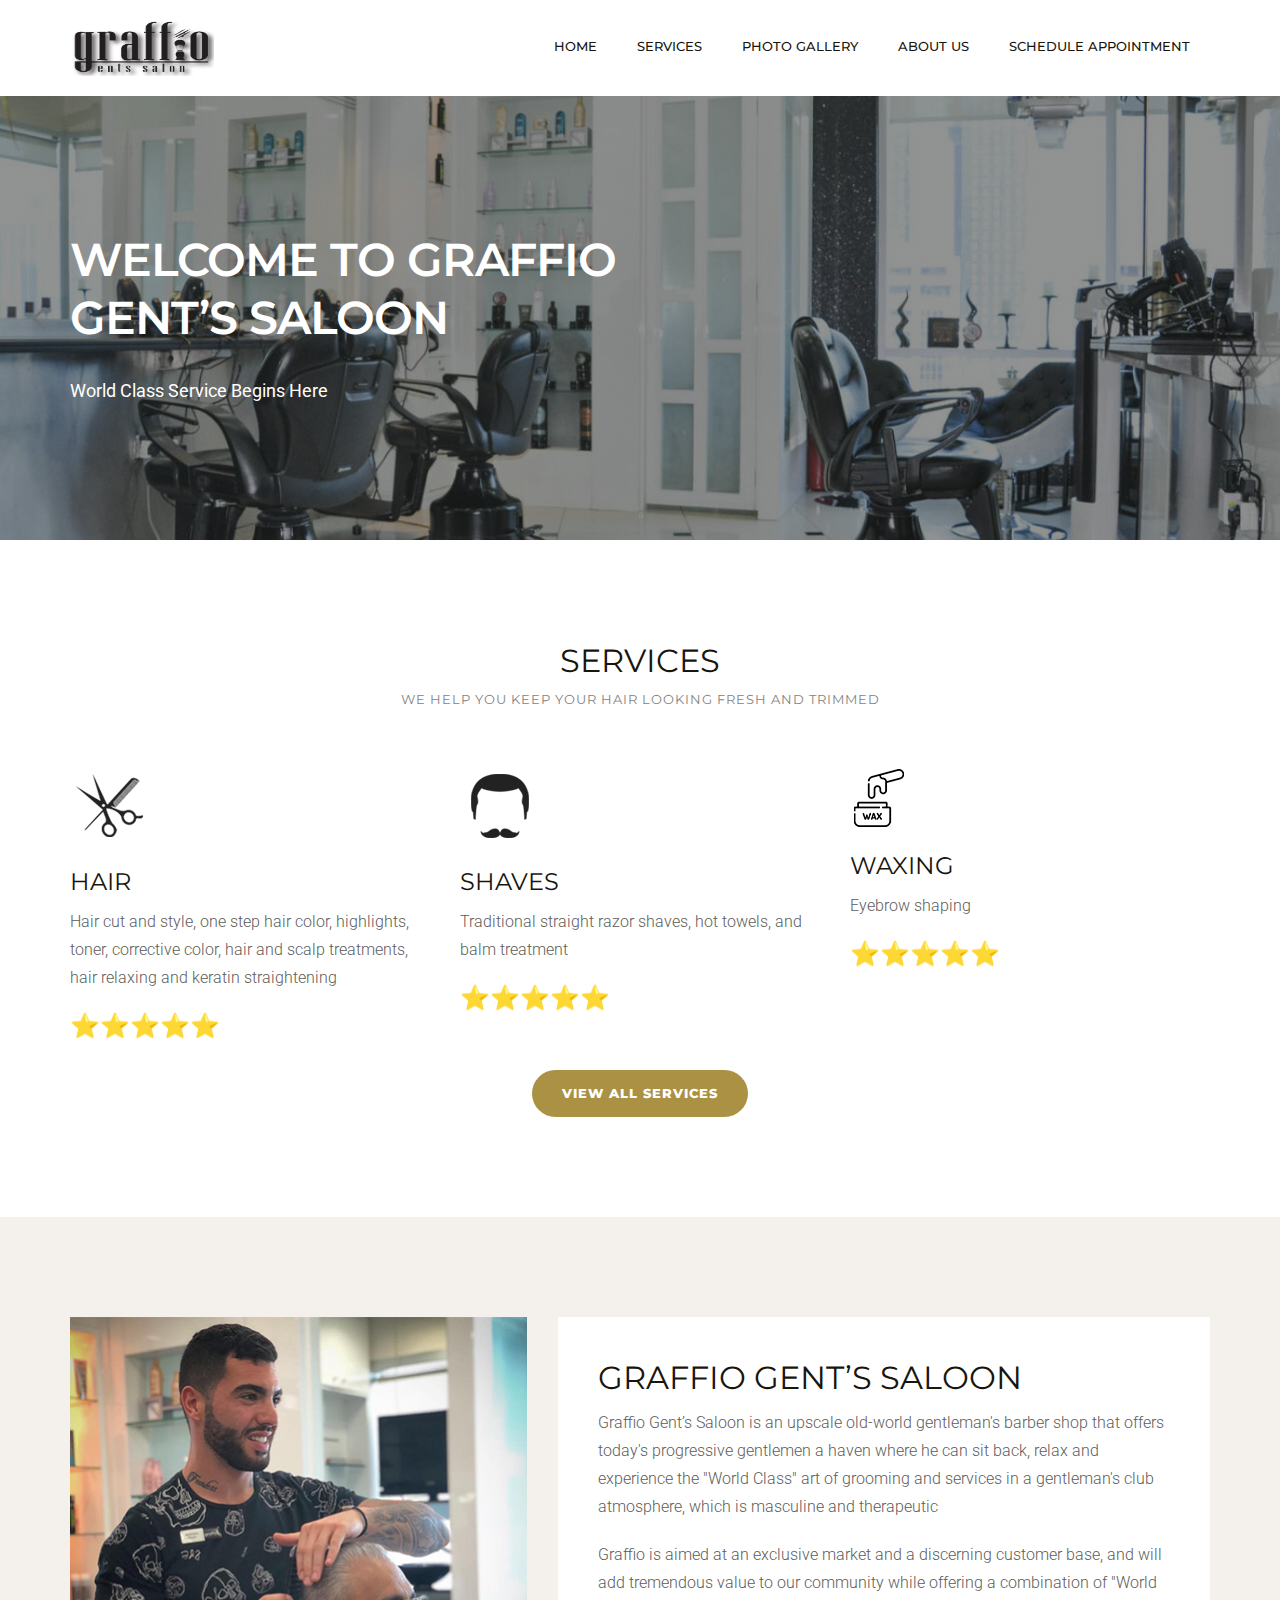
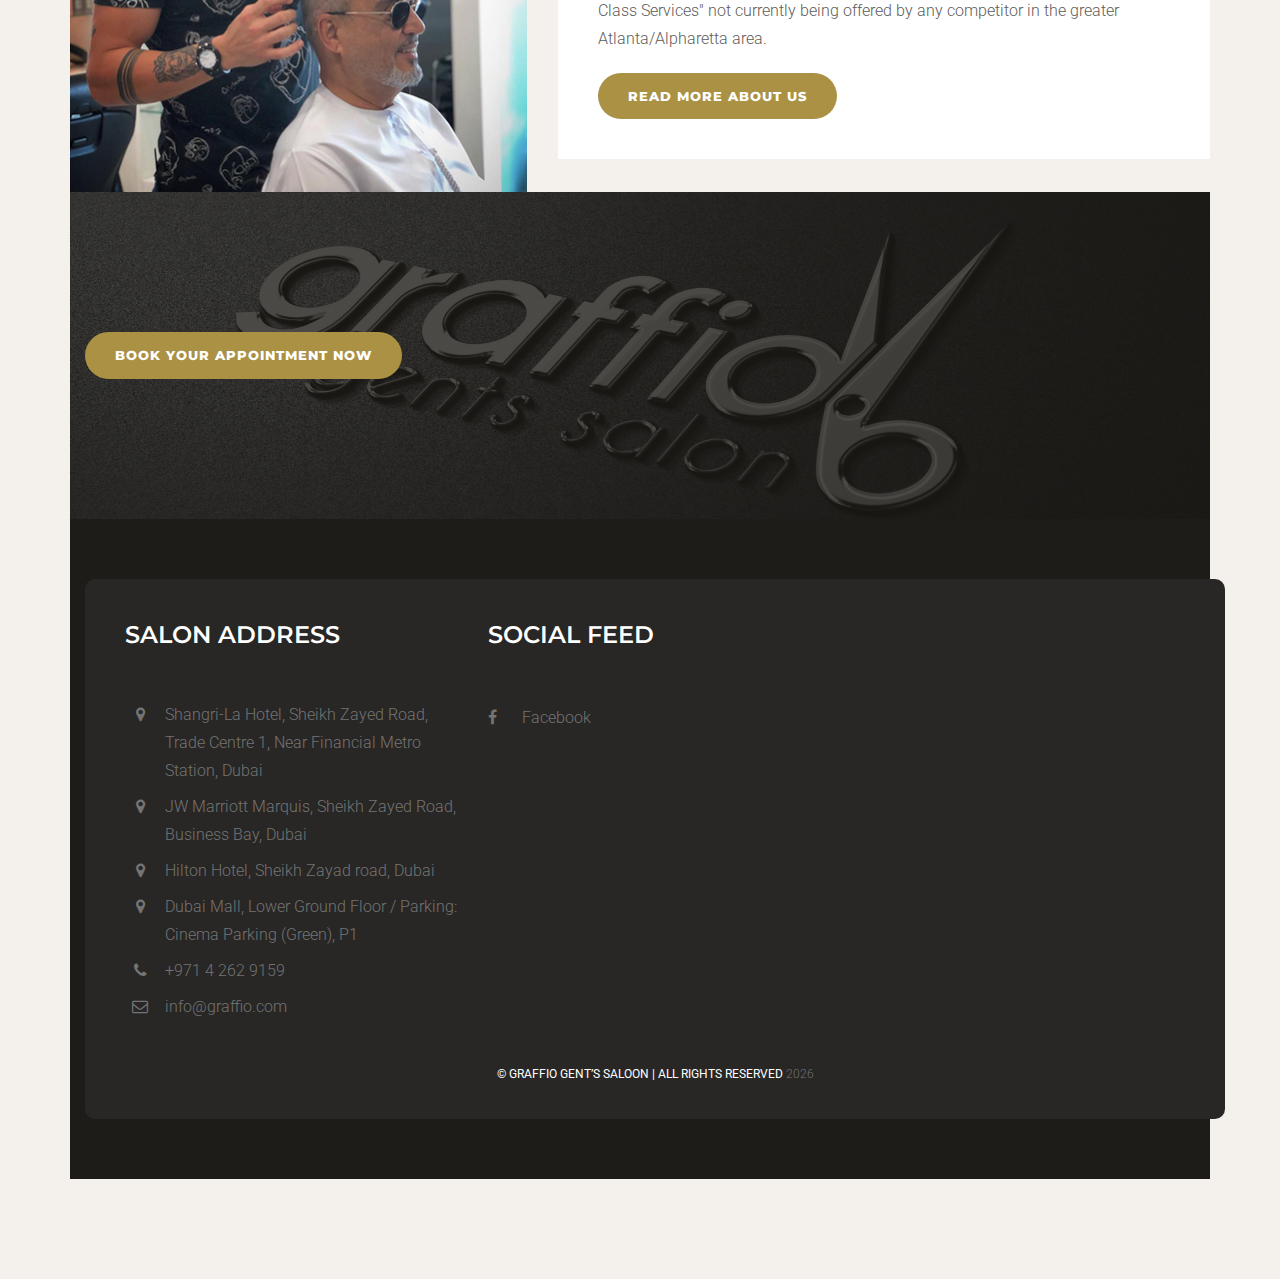
<file: index.html>
<!DOCTYPE html>
<html lang="en">

<head>
    <meta charset="utf-8">
    <meta http-equiv="X-UA-Compatible" content="IE=edge">
    <meta name="viewport" content="width=device-width, initial-scale=1">
    <!-- The above 3 meta tags *must* come first in the head; any other head content must come *after* these tags -->
    <meta name="description" content="Hair salon templates for mens hair cut service provider.">
    <meta name="keywords" content="hair salon website templates free download, html5 template, free responsive website templates, website layout,html5 website templates, template for website design, beauty HTML5 templates, cosmetics website templates free download">
    <title>Graffio Gent’s Saloon</title>
    <!-- Bootstrap -->
    <link href="css/bootstrap.min.css" rel="stylesheet">
    <!-- Google Fonts -->
    <link href="https://fonts.googleapis.com/css?family=Roboto:300,300i,400,400i,500,500i,700,700i%7cMontserrat:300,300i,400,400i,500,500i,600,600i,700,700i" rel="stylesheet">
    <!-- Font Awesome -->
    <link href="css/font-awesome.min.css" rel="stylesheet">
    <!-- Style -->
    <link href="css/style.css" rel="stylesheet">
    <!-- Favicon -->
    <link rel="shortcut icon" href="images/logo-rs.png"/>
    <!-- HTML5 shim and Respond.js for IE8 support of HTML5 elements and media queries -->
    <!-- WARNING: Respond.js doesn't work if you view the page via file:// -->
    <!--[if lt IE 9]>
    <script src="https://oss.maxcdn.com/html5shiv/3.7.3/html5shiv.min.js "></script>
    <script src="https://oss.maxcdn.com/respond/1.4.2/respond.min.js "></script>
<![endif]-->
</head>

<body>
    <div class="header">
        <div class="container">
            <div class="row">
                <div class="col-lg-4 col-md-4 col-sm-12 col-xs-12">
                    <a href="index.html"><img src="images/logo-rs.png" alt="" width="144" height="56"></a>
                </div>
                <div class="col-lg-8 col-md-4 col-sm-12 col-xs-12">
                    <div class="navigation">
                        <div id="navigation">
                            <ul>
                                <li class="active"><a href="index.html" title="Home">Home</a></li><li class="active"><a href="service-detail.html" title="Services">Services</a></li>
                                <li class="has-sub">
                                    <ul>
                                        <li><a href="blog-default.html" title="Blog">Blog Default</a></li>
                                        <li><a href="blog-single.html" title="Blog Single ">Blog Single</a></li>
                                    </ul>
                                </li><li class="active"><a href="gallery.html" title="Gallery">Photo Gallery</a></li>
                                <li><a href="about-us.html" title="About Us">About Us</a> </li>
                                <li><a href="https://www.fresha.com/graffio-gents-salon-hn6dj28l" title="Contact Us">SCHEDULE APPOINTMENT</a> </li>
                                <li> </li>
                            </ul>
                        </div>
                    </div>
                </div>
            </div>
        </div>
    </div>
    <div class="hero-section">
        <div class="container">
            <div class="row">
                <div class="col-lg-6 col-md-6 col-sm-6 col-xs-12">
                    <h1 class="hero-title">WELCOME TO GRAFFIO GENT’S SALOON</h1>
                    <p class="hero-text"><strong>World Class Service Begins Here</strong> </p>
                    <!-- <a href="#" class="btn btn-default">Your slider buttons</a>  -->
                </div>
            </div>
        </div>
    </div>
    <div class="space-medium">
        <div class="container">
            <div class="row">
                <div class="col-md-offset-2 col-md-8">
                    <div class="mb60 text-center section-title">
                        <!-- section title start-->
                        <h1>services</h1>
                        <h5 class="small-title ">we help you Keep your hair looking fresh and trimmed</h5>
                    </div>
                    <!-- /.section title start-->
                </div>
            </div>
            <div class="row">
                <div class="col-lg-4 col-md-4 col-sm-4 col-xs-12">
                    <div class="service-block">
                        <!-- service block -->
                        <div class="service-icon mb20">
                            <!-- service img -->
                            <img src="images/service-icon-1.png" alt=""> </div>
                        <!-- service img -->
                        <div class="service-content">
                            <!-- service content -->
                            <h2><a href="# " class="title ">Hair</a></h2>
                            <p>Hair cut and style, one step hair color, highlights, toner, corrective color, hair and scalp treatments, hair relaxing and keratin straightening</p>
                            <div class="price ">⭐⭐⭐⭐⭐</div>
                        </div>
                        <!-- service content -->
                    </div>
                    <!-- /.service block -->
                </div>
                <div class="col-lg-4 col-md-4 col-sm-4 col-xs-12">
                    <div class="service-block">
                        <!-- service block -->
                        <div class="service-icon mb20">
                            <!-- service img -->
                            <img src="images/service-icon-2.png" alt=""> </div>
                        <!-- service img -->
                        <div class="service-content">
                            <!-- service content -->
                            <h2><a href="#" class="title ">Shaves</a></h2>
                            <p>Traditional straight razor shaves, hot towels, and balm treatment</p>
                            <div class="price">⭐⭐⭐⭐⭐</div>
                        </div>
                        <!-- service content -->
                    </div>
                    <!-- /.service block -->
                </div>
                <div class="col-lg-4 col-md-4 col-sm-4 col-xs-12">
                    <div class="service-block">
                        <!-- service block -->
                        <div class="service-icon mb20">
                            <!-- service img -->
                            <img src="images/service-icon-4.png" alt=""> </div>
                        <!-- service img -->
                        <div class="service-content">
                            <!-- service content -->
                            <h2><a href="#" class="title ">Waxing </a></h2>
                            <p>Eyebrow shaping</p>
                            <div class="price ">⭐⭐⭐⭐⭐</div>
                        </div>
                        <!-- service content -->
                    </div>
                    <!-- /.service block -->
                </div>
                <div class="col-lg-12 col-sm-12 col-md-12 col-xs-12 text-center"> <a href="/service-detail.html" class="btn btn-default"> View All Services </a> </div>
            </div>
        </div>
    </div>
    <div class="space-medium bg-default">
        <div class="container">
            <div class="row">
                <div class="col-lg-5 col-md-5 col-sm-12 col-xs-12"><img src="images/about-img-rs.png" alt="" class="img-responsive"></div>
                <div class="col-lg-7 col-md-7 col-sm-12 col-xs-12">
                    <div class="well-block">
                        <h1>GRAFFIO GENT’S SALOON</h1>
                        <p>Graffio Gent’s Saloon is an upscale old-world gentleman's barber shop that offers today's progressive gentlemen a haven where he can sit back, relax and experience the "World Class" art of grooming and services in a gentleman's club atmosphere, which is masculine and therapeutic</p>
                        <p>Graffio is aimed at an exclusive market and a discerning customer base, and will add tremendous value to our community while offering a combination of "World Class Services" not currently being offered by any competitor in the greater Atlanta/Alpharetta area.</p>
                        <p></p>
                        <a href="/about-us.html " class="btn btn-default">Read More About us</a> </div>
        
        </div>
    </div>

    <div class="cta-section">
        <div class="container">
            <div class="row">
                <div class="col-md-12">
                    <!-- <h1 class="cta-title">BOOK YOUR APPOINTMENT NOW</h1> -->
                    <a href="https://www.fresha.com/graffio-gents-salon-hn6dj28l" class="btn btn-default" target="_blank">BOOK YOUR APPOINTMENT NOW</a> </div>
            </div>
        </div>
    </div>
    
    <div class="footer">
        <!-- footer-->
        <div class="container        </div>
            </div>">
            <div class="footer-block">
                <!-- footer block -->
                <div class="row">
                    <div class="col-lg-4 col-md-4 col-sm-6 col-xs-12">
                        <div class="footer-widget">
                            <h2 class="widget-title">Salon Address</h2>
                            <ul class="listnone contact">
                                <li><i class="fa fa-map-marker"></i> Shangri-La Hotel, Sheikh Zayed Road, Trade Centre 1, Near Financial Metro Station, Dubai</li>
                                <li><i class="fa fa-map-marker"></i> JW Marriott Marquis, Sheikh Zayed Road, Business Bay, Dubai  </li>
                                <li><i class="fa fa-map-marker"></i> Hilton Hotel, Sheikh Zayad road, Dubai</li>
                                <li><i class="fa fa-map-marker"></i> Dubai Mall, Lower Ground Floor / Parking: Cinema Parking (Green), P1</li>
                                <li><i class="fa fa-phone"></i> +971 4 262 9159</li>
                                <li><i class="fa fa-envelope-o"></i> info@graffio.com</li>
                            </ul>
                        </div>
                    </div>
                    <div class="col-lg-3 col-md-3 col-sm-6 col-xs-12">
                        <div class="footer-widget footer-social">
                            <!-- social block -->
                            <h2 class="widget-title">Social Feed</h2>
                            <ul class="listnone">
                                <li>
                                    <a href="https://www.facebook.com/Graffio-Salon-430935600352751/"> <i class="fa fa-facebook"></i> Facebook </a>
                                </li>
                            </ul>
                        </div>
                        <!-- /.social block -->
                    </div>
                </div>
                <div class="tiny-footer">
                    <!-- tiny footer block -->
                    <div class="row">
                        <div class="col-lg-12 col-md-12 col-sm-12 col-xs-12">
                            <div class="copyright-content">
                                
                                <strong><a class="flow-text" style="color: white" href="/">&copy; GRAFFIO GENT’S SALOON | ALL RIGHTS RESERVED</a></strong>
                                    <script>
                                        var date = new Date();
                                        var year = date.getFullYear();
                                        document.write(year);
                                    </script>
                            </div>
                        </div>
                    </div>
                </div>
                <!-- /.tiny footer block -->
            </div>
            <!-- /.footer block -->
        </div>
    </div>
    <!-- /.footer-->
    <!-- jQuery (necessary for Bootstrap's JavaScript plugins) -->
    <script src="js/jquery.min.js"></script>
    <!-- Include all compiled plugins (below), or include individual files as needed -->
    <script src="js/bootstrap.min.js"></script>
    <script src="js/menumaker.js"></script>
    <!-- sticky header -->
    <script src="js/jquery.sticky.js"></script>
    <script src="js/sticky-header.js"></script>
</body>

</html>
</file>
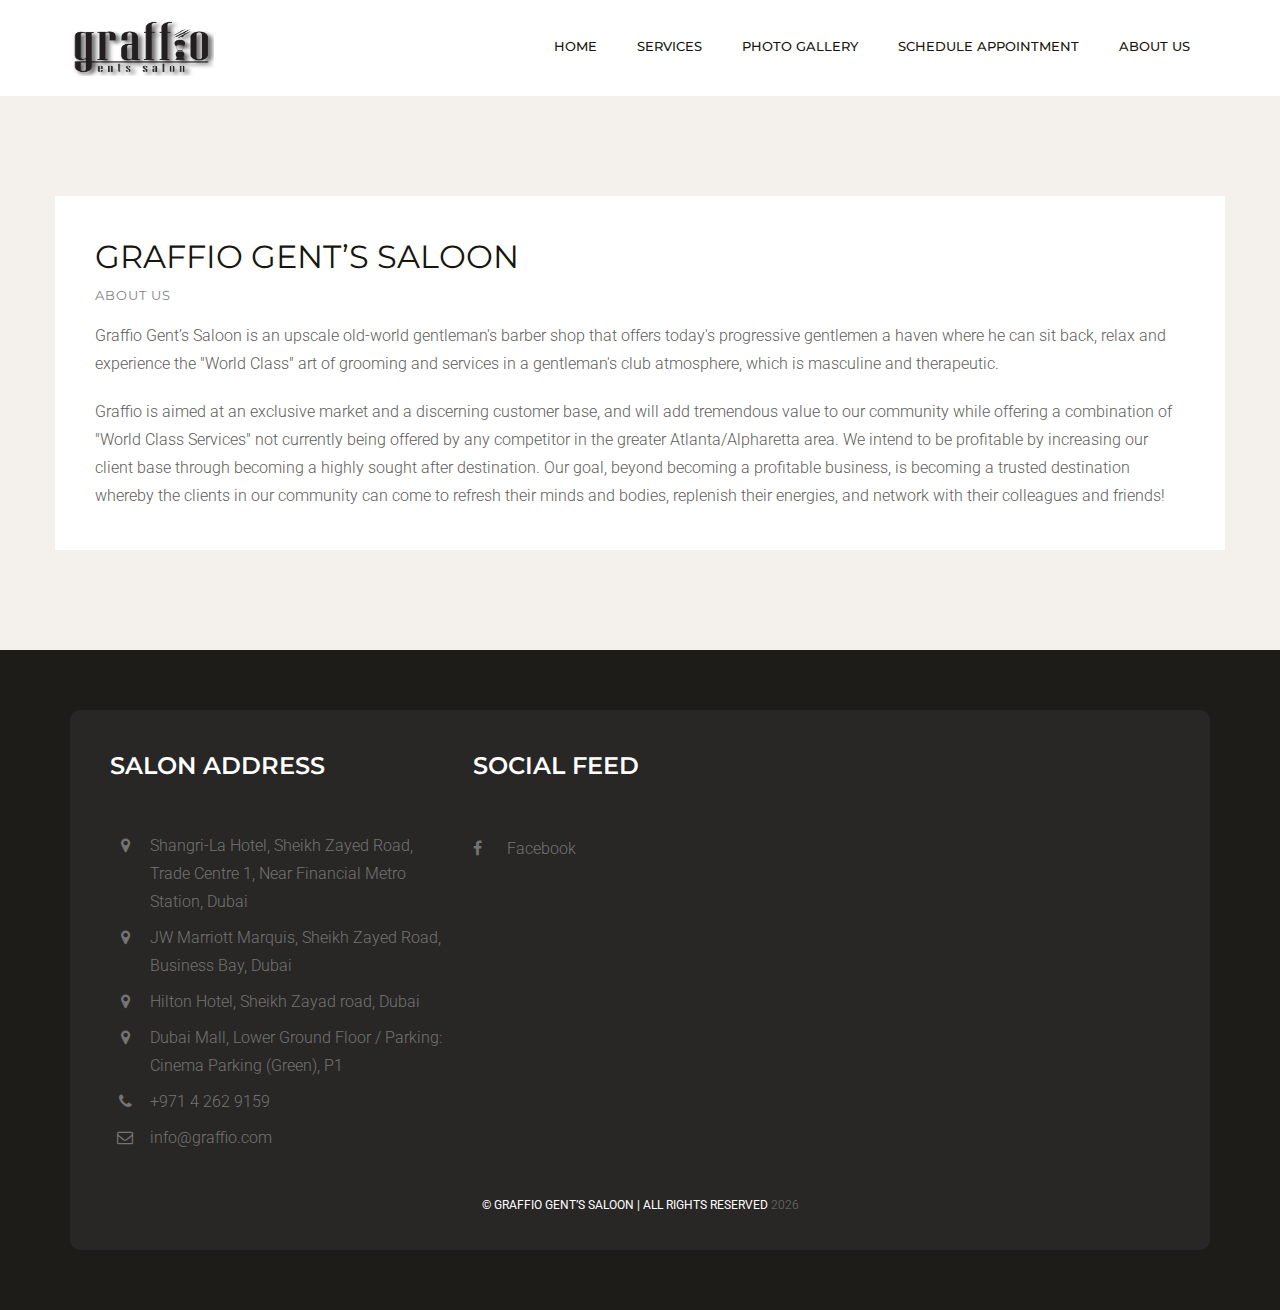
<file: about-us.html>
<!DOCTYPE html>
<html lang="en">

<head>
    <meta charset="utf-8">
    <meta http-equiv="X-UA-Compatible" content="IE=edge">
    <meta name="viewport" content="width=device-width, initial-scale=1">
    <!-- The above 3 meta tags *must* come first in the head; any other head content must come *after* these tags -->
    <meta name="description" content="Hair salon templates for mens hair cut service provider.">
    <meta name="keywords" content="hair salon website templates free download, html5 template, free responsive website templates, website layout,html5 website templates, template for website design, beauty HTML5 templates, cosmetics website templates free download">
    <title>Graffio Gent’s Saloon</title>
    <!-- Bootstrap -->
    <link href="css/bootstrap.min.css" rel="stylesheet">
    <!-- Google Fonts -->
    <link href="https://fonts.googleapis.com/css?family=Roboto:300,300i,400,400i,500,500i,700,700i%7cMontserrat:300,300i,400,400i,500,500i,600,600i,700,700i" rel="stylesheet">
    <!-- Font Awesome -->
    <link href="css/font-awesome.min.css" rel="stylesheet">
    <!-- Style -->
    <link href="css/style.css" rel="stylesheet">
    <!-- Favicon -->
    <link rel="shortcut icon" href="images/logo-rs.png"/>
    <!-- HTML5 shim and Respond.js for IE8 support of HTML5 elements and media queries -->
    <!-- WARNING: Respond.js doesn't work if you view the page via file:// -->
    <!--[if lt IE 9]>
    <script src="https://oss.maxcdn.com/html5shiv/3.7.3/html5shiv.min.js "></script>
    <script src="https://oss.maxcdn.com/respond/1.4.2/respond.min.js "></script>
<![endif]-->
</head>

<body>
    <div class="header">
        <div class="container">
            <div class="row">
                <div class="col-lg-4 col-md-4 col-sm-12 col-xs-12">
                    <a href="index.html"><img src="images/logo-rs.png" alt="" width="144" height="56"></a>
                </div>
                <div class="col-lg-8 col-md-4 col-sm-12 col-xs-12">
                    <div class="navigation">
                        <div id="navigation">
                            <ul>
                                <li class="active"><a href="index.html" title="Home">Home</a></li><li class="active"><a href="service-detail.html" title="Services">Services</a></li>
                                <li class="has-sub">
                                    <ul>
                                        <li><a href="blog-default.html" title="Blog">Blog Default</a></li>
                                        <li><a href="blog-single.html" title="Blog Single ">Blog Single</a></li>
                                    </ul>
                                </li><li class="active"><a href="gallery.html" title="Gallery">Photo Gallery</a></li>
                                <li><a href="https://www.fresha.com/graffio-gents-salon-hn6dj28l" title="Contact Us">SCHEDULE APPOINTMENT</a> </li>
                                <li><a href="about-us.html" title="About Us">About Us</a> </li>
                                <li> </li>
                            </ul>
                        </div>
                    </div>
                </div>
            </div>
        </div>
    </div>
    <div class="container">
    </div>
    
    <div class="space-medium bg-default">
        <div class="container">
            <div class="row">  
                <div class="">
                    <div class="well-block">
                        <h1>Graffio Gent’s Saloon</h1>
                        <h5 class="small-title ">About Us</h5>
                        <p>Graffio Gent’s Saloon is an upscale old-world gentleman's barber shop that offers today's progressive gentlemen a haven where he can sit back, relax and experience the "World Class" art of grooming and services in a gentleman's club atmosphere, which is masculine and therapeutic.</p>
                        <p>Graffio is aimed at an exclusive market and a discerning customer base, and will add tremendous value to our community while offering a combination of "World Class Services" not currently being offered by any competitor in the greater Atlanta/Alpharetta area. We intend to be profitable by increasing our client base through becoming a highly sought after destination. Our goal, beyond becoming a profitable business, is becoming a trusted destination whereby the clients in our community can come to refresh their minds and bodies, replenish their energies, and network with their colleagues and friends!</p>
                        <!-- <a href="# " class="btn btn-default">View More About us</a>  --> </div>
                </div>
            </div>
        </div>
    </div>

    <div class="footer">
        <!-- footer-->
        <div class="container">
            <div class="footer-block">
                <!-- footer block -->
                <div class="row">
                    <div class="col-lg-4 col-md-4 col-sm-6 col-xs-12">
                        <div class="footer-widget">
                            <h2 class="widget-title">Salon Address</h2>
                            <ul class="listnone contact">
                                <li><i class="fa fa-map-marker"></i> Shangri-La Hotel, Sheikh Zayed Road, Trade Centre 1, Near Financial Metro Station, Dubai</li>
                                <li><i class="fa fa-map-marker"></i> JW Marriott Marquis, Sheikh Zayed Road, Business Bay, Dubai  </li>
                                <li><i class="fa fa-map-marker"></i> Hilton Hotel, Sheikh Zayad road, Dubai</li>
                                <li><i class="fa fa-map-marker"></i> Dubai Mall, Lower Ground Floor / Parking: Cinema Parking (Green), P1</li>
                                <li><i class="fa fa-phone"></i> +971 4 262 9159</li>
                                <li><i class="fa fa-envelope-o"></i> info@graffio.com</li>
                            </ul>
                        </div>
                    </div>
                    <div class="col-lg-3 col-md-3 col-sm-6 col-xs-12">
                        <div class="footer-widget footer-social">
                            <!-- social block -->
                            <h2 class="widget-title">Social Feed</h2>
                            <ul class="listnone">
                                <li>
                                    <a href="https://www.facebook.com/Graffio-Salon-430935600352751/"> <i class="fa fa-facebook"></i> Facebook </a>
                                </li>
                            </ul>
                        </div>
                        <!-- /.social block -->
                    </div>
                </div>
                <div class="tiny-footer">
                    <!-- tiny footer block -->
                    <div class="row">
                        <div class="col-lg-12 col-md-12 col-sm-12 col-xs-12">
                            <div class="copyright-content">
                                <strong><a class="flow-text" style="color: white" href="/">&copy; GRAFFIO GENT’S SALOON | ALL RIGHTS RESERVED</a></strong>
                                    <script>
                                        var date = new Date();
                                        var year = date.getFullYear();
                                        document.write(year);
                                    </script>
                            </div>
                        </div>
                    </div>
                </div>
                <!-- /.tiny footer block -->
            </div>
            <!-- /.footer block -->
        </div>
    </div>
    <!-- /.footer-->
    <!-- jQuery (necessary for Bootstrap's JavaScript plugins) -->
    <script src="js/jquery.min.js"></script>
    <!-- Include all compiled plugins (below), or include individual files as needed -->
    <script src="js/bootstrap.min.js"></script>
    <script src="js/menumaker.js"></script>
    <!-- sticky header -->
    <script src="js/jquery.sticky.js"></script>
    <script src="js/sticky-header.js"></script>
</body>

</html>
</file>
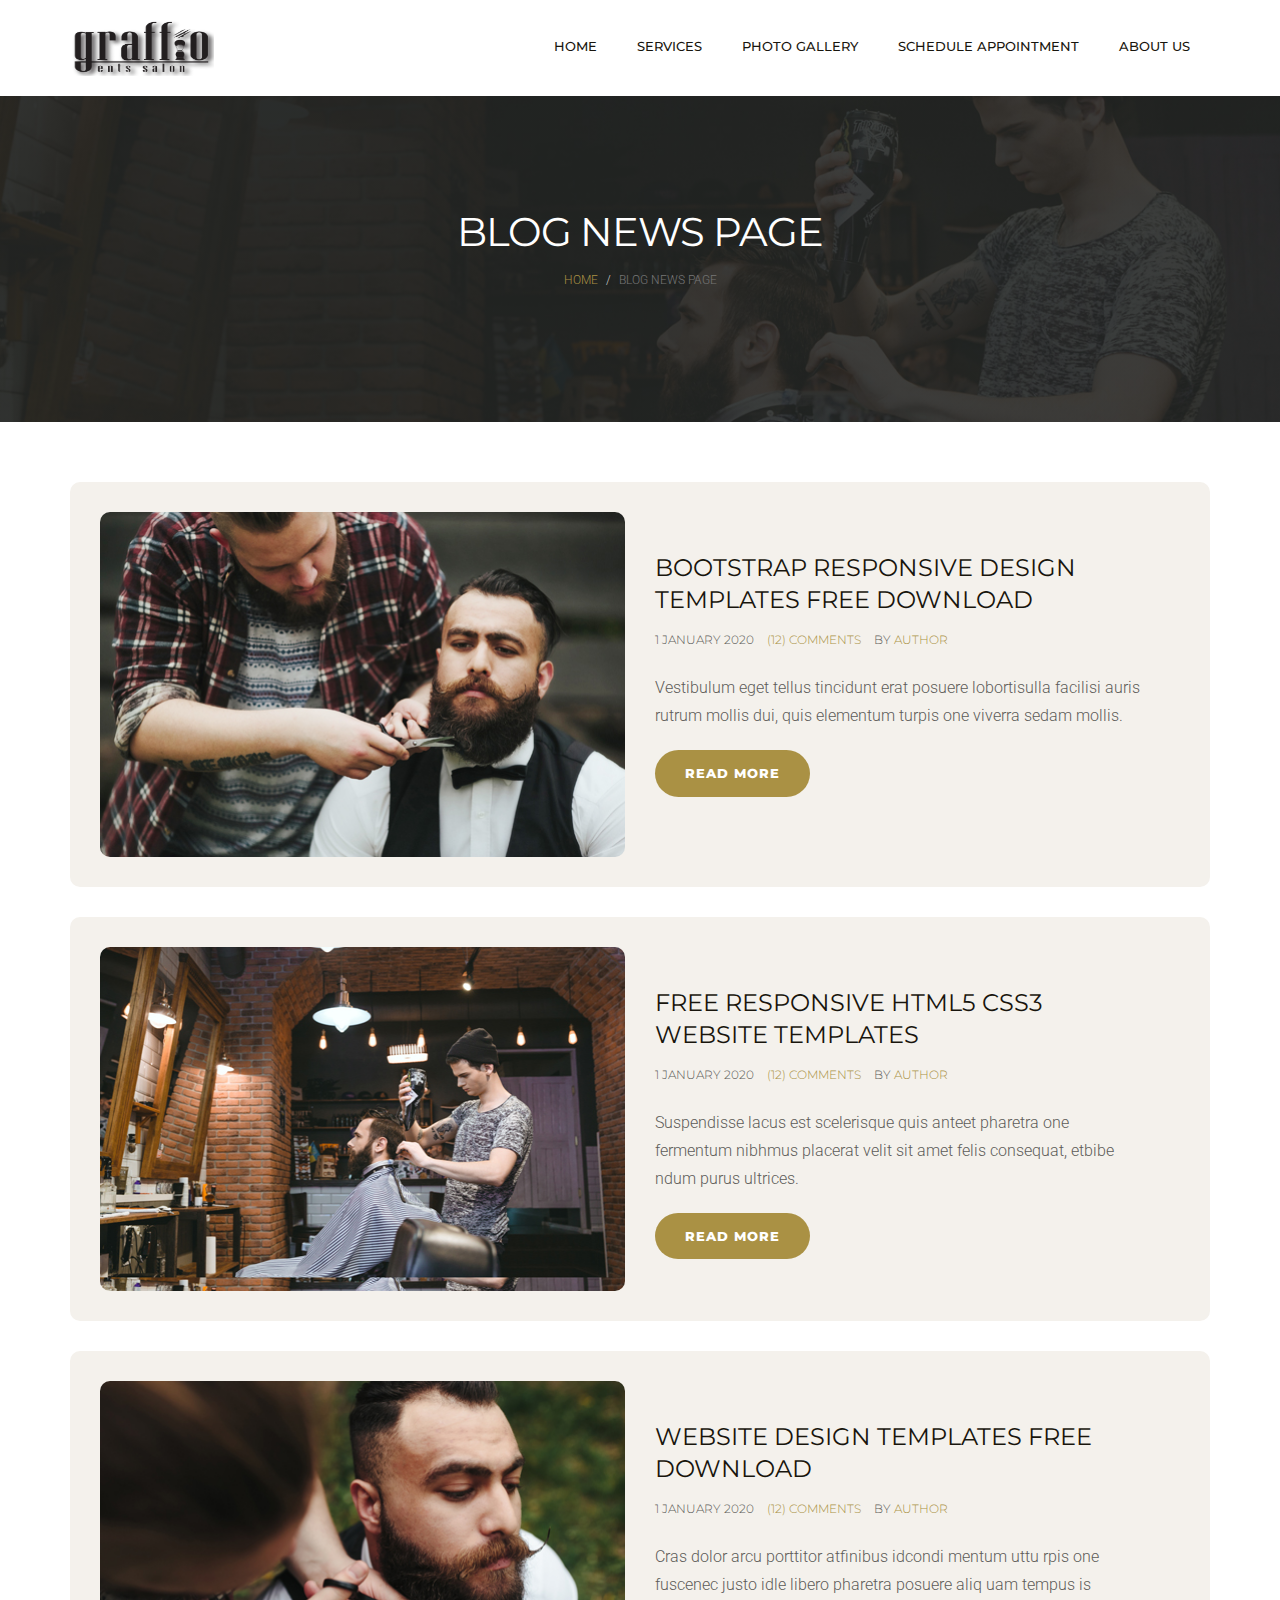
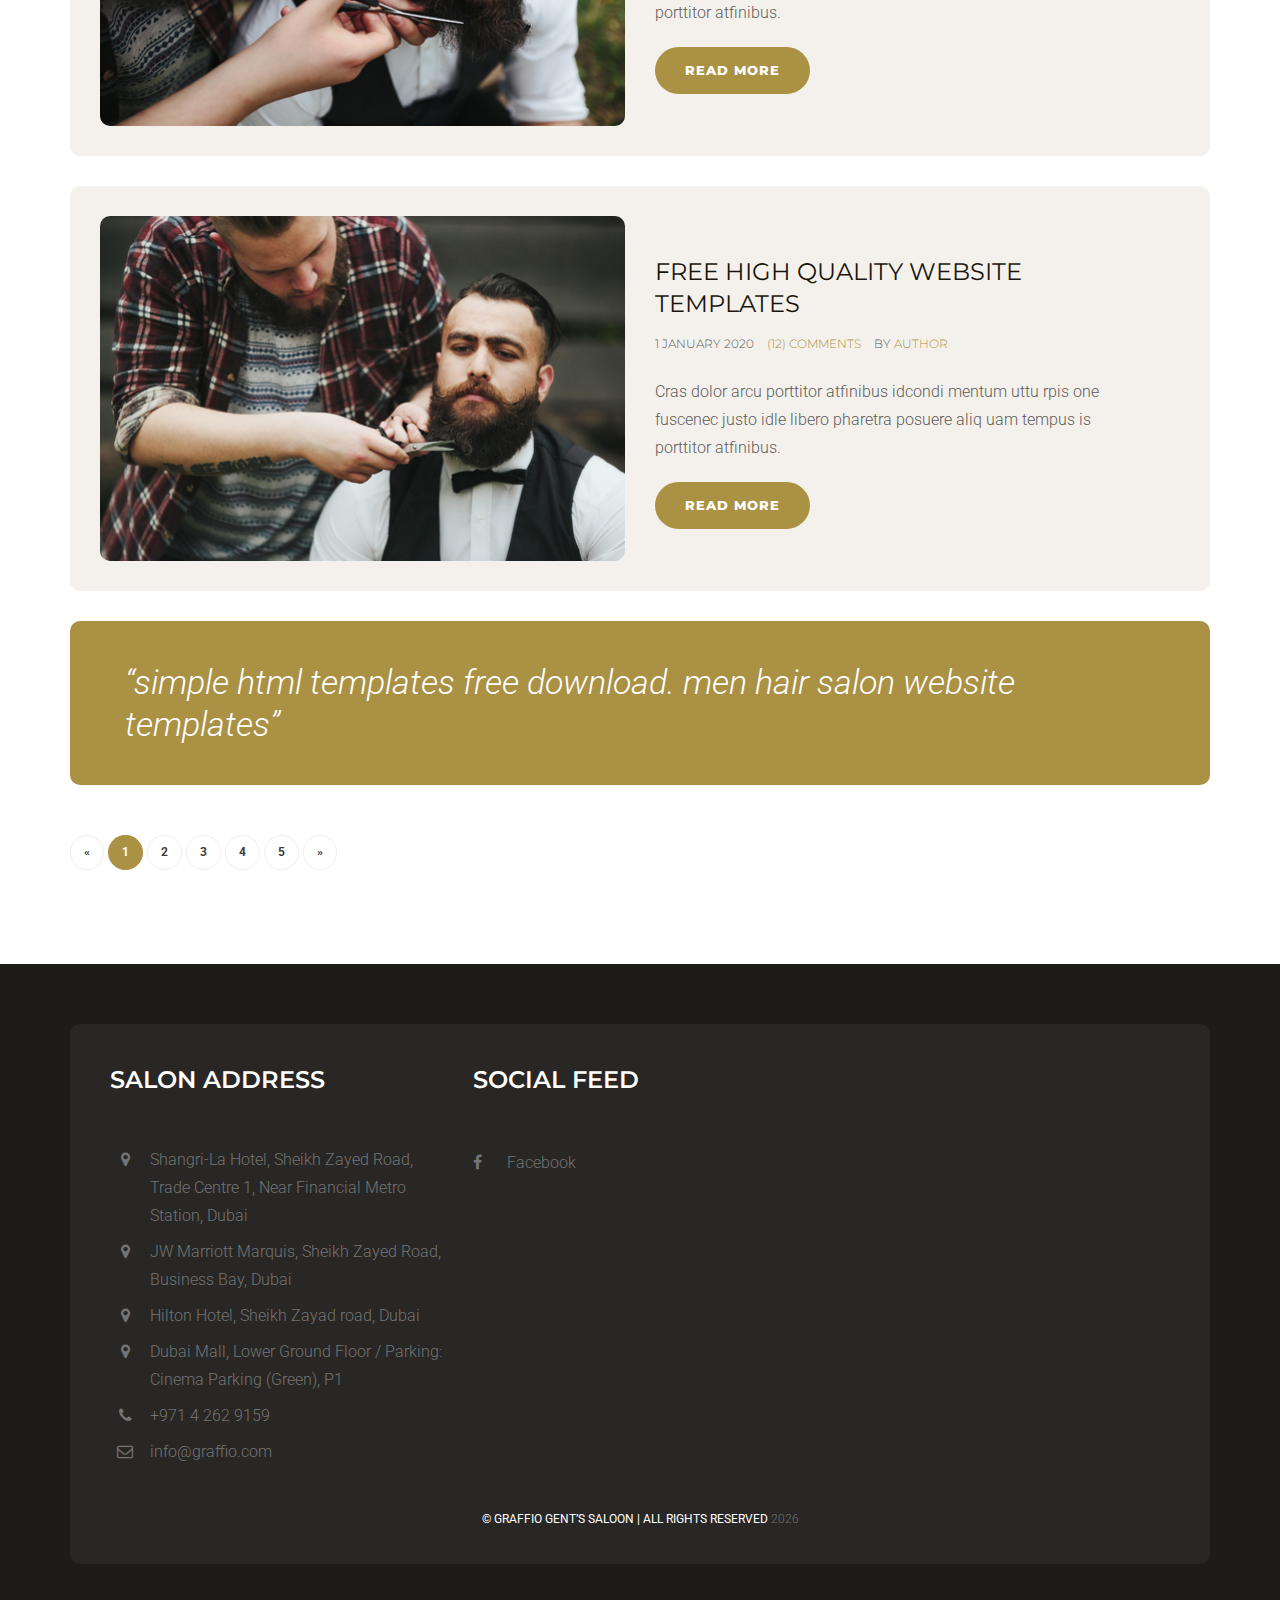
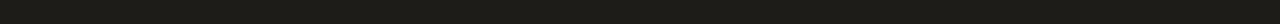
<file: blog-default.html>
<!DOCTYPE html>
<html lang="en">

<head>
    <meta charset="utf-8">
    <meta http-equiv="X-UA-Compatible" content="IE=edge">
    <meta name="viewport" content="width=device-width, initial-scale=1">
    <!-- The above 3 meta tags *must* come first in the head; any other head content must come *after* these tags -->
    <meta name="description" content="Hair salon templates for mens hair cut service provider.">
    <meta name="keywords" content="hair salon website templates free download, html5 template, free responsive website templates, website layout,html5 website templates, template for website design, beauty HTML5 templates, cosmetics website templates free download">
    <title>Graffio Gent’s Saloon</title>
    <!-- Bootstrap -->
    <link href="css/bootstrap.min.css" rel="stylesheet">
    <!-- Google Fonts -->
    <link href="https://fonts.googleapis.com/css?family=Roboto:300,300i,400,400i,500,500i,700,700i%7cMontserrat:300,300i,400,400i,500,500i,600,600i,700,700i" rel="stylesheet">
    <!-- Font Awesome -->
    <link href="css/font-awesome.min.css" rel="stylesheet">
    <!-- Style -->
    <link href="css/style.css" rel="stylesheet">
    <!-- Favicon -->
    <link rel="shortcut icon" href="images/logo-rs.png"/>
    <!-- HTML5 shim and Respond.js for IE8 support of HTML5 elements and media queries -->
    <!-- WARNING: Respond.js doesn't work if you view the page via file:// -->
    <!--[if lt IE 9]>
      <script src="https://oss.maxcdn.com/html5shiv/3.7.3/html5shiv.min.js"></script>
      <script src="https://oss.maxcdn.com/respond/1.4.2/respond.min.js"></script>
    <![endif]-->
</head>

<body>
    <div class="header">
        <div class="container">
            <div class="row">
                <div class="col-lg-4 col-md-4 col-sm-12 col-xs-12">
                    <a href="index.html"><img src="images/logo-rs.png" alt="" width="144" height="56"></a>
                </div>
                <div class="col-lg-8 col-md-4 col-sm-12 col-xs-12">
                    <div class="navigation">
                        <div id="navigation">
                            <ul>
                                <li class="active"><a href="index.html" title="Home">Home</a></li><li class="active"><a href="service-detail.html" title="Services">Services</a></li>
                                <li class="has-sub">
                                    <ul>
                                        <li><a href="blog-default.html" title="Blog">Blog Default</a></li>
                                        <li><a href="blog-single.html" title="Blog Single ">Blog Single</a></li>
                                    </ul>
                                </li><li class="active"><a href="gallery.html" title="Gallery">Photo Gallery</a></li>
                                <li><a href="https://www.fresha.com/graffio-gents-salon-hn6dj28l" title="Contact Us">SCHEDULE APPOINTMENT</a> </li>
                                <li><a href="about-us.html" title="About Us">About Us</a> </li>
                                <li> </li>
                            </ul>
                        </div>
                    </div>
                </div>
            </div>
        </div>
    </div>
    <div class="page-header">
        <div class="container">
            <div class="row">
                <div class="col-lg-12 col-md-12 col-sm-12 col-xs-12">
                    <div class="page-caption">
                        <h2 class="page-title">Blog News Page</h2>
                        <div class="page-breadcrumb">
                            <ol class="breadcrumb">
                                <li><a href="index.html">Home</a></li>
                                <li class="active">Blog News Page</li>
                            </ol>
                        </div>
                    </div>
                </div>
            </div>
        </div>
    </div>
    <div class="content">
        <div class="container">
            <div class="row">
                <div class="col-lg-12 col-md-12 col-sm-12 col-xs-12">
                    <div class="post-block">
                        <div class="row ">
                            <!-- post block -->
                            <div class="col-md-6">
                                <div class="post-img">
                                    <a href="#"><img src="images/post-img.jpg" alt="" class="img-responsive"></a>
                                </div>
                            </div>
                            <div class="col-md-6">
                                <div class="post-content">
                                    <h2><a href="#" class="title" target="_blank">bootstrap responsive design  templates free download</a></h2>
                                    <p class="meta"> <span class="meta-date"> 1 January 2020</span> <span class="meta-comment"><a href="# ">(12) Comments</a></span> <span class="meta-author">By <a href="#">Author</a></span></p>
                                    <p>Vestibulum eget tellus tincidunt erat posuere lobortisulla facilisi auris rutrum mollis dui, quis elementum turpis one viverra sedam mollis.</p>
                                    <a href="#" class="btn btn-default">Read More</a> </div>
                            </div>
                        </div>
                        <!-- /.post block -->
                    </div>
                </div>
                <div class="col-lg-12 col-md-12 col-sm-12 col-xs-12">
                    <div class="post-block">
                        <div class="row ">
                            <!-- post block -->
                            <div class="col-md-6">
                                <div class="post-img">
                                    <a href="#"><img src="images/post-img-1.jpg" alt="" class="img-responsive"></a>
                                </div>
                            </div>
                            <div class="col-md-6">
                                <div class="post-content">
                                    <h2><a href="#" class="title" target="_blank"> Free Responsive HTML5 CSS3 Website Templates</a></h2>
                                    <p class="meta"> <span class="meta-date"> 1 January 2020</span> <span class="meta-comment"><a href="# ">(12) Comments</a></span> <span class="meta-author">By <a href="#">Author</a></span></p>
                                    <p>Suspendisse lacus est scelerisque quis anteet pharetra one fermentum nibhmus placerat velit sit amet felis consequat, etbibe ndum purus ultrices.</p>
                                    <a href="#" class="btn btn-default">Read More</a> </div>
                            </div>
                        </div>
                        <!-- /.post block -->
                    </div>
                </div>
                <div class="col-lg-12 col-md-12 col-sm-12 col-xs-12">
                    <div class="post-block">
                        <div class="row ">
                            <!-- post block -->
                            <div class="col-md-6">
                                <div class="post-img">
                                    <a href="#"><img src="images/post-img-2.jpg" alt="" class="img-responsive"></a>
                                </div>
                            </div>
                            <div class="col-md-6">
                                <div class="post-content">
                                    <h2><a href="#" class="title" target="_blank"> website design templates free download</a></h2>
                                    <p class="meta"> <span class="meta-date"> 1 January 2020</span> <span class="meta-comment"><a href="# ">(12) Comments</a></span> <span class="meta-author">By <a href="#">Author</a></span></p>
                                    <p>Cras dolor arcu porttitor atfinibus idcondi mentum uttu rpis one fuscenec justo idle libero pharetra posuere aliq uam tempus is porttitor atfinibus.</p>
                                    <a href="#" class="btn btn-default">Read More</a> </div>
                            </div>
                        </div>
                        <!-- /.post block -->
                    </div>
                </div>
                <div class="col-lg-12 col-md-12 col-sm-12 col-xs-12">
                    <div class="post-block">
                        <div class="row ">
                            <!-- post block -->
                            <div class="col-md-6">
                                <div class="post-img">
                                    <a href="#"><img src="images/post-img.jpg" alt="" class="img-responsive"></a>
                                </div>
                            </div>
                            <div class="col-md-6">
                                <div class="post-content">
                                    <h2><a href="#" class="title" target="_blank"> Free High Quality Website Templates</a></h2>
                                    <p class="meta"> <span class="meta-date"> 1 January 2020</span> <span class="meta-comment"><a href="# ">(12) Comments</a></span> <span class="meta-author">By <a href="#">Author</a></span></p>
                                    <p>Cras dolor arcu porttitor atfinibus idcondi mentum uttu rpis one fuscenec justo idle libero pharetra posuere aliq uam tempus is porttitor atfinibus.</p>
                                    <a href="#" class="btn btn-default">Read More</a> </div>
                            </div>
                        </div>
                        <!-- /.post block -->
                    </div>
                </div>
                <div class="col-lg-12 col-md-12 col-sm-12 col-xs-12">
                    <div class="post-block post-quote">
                        <div class="row ">
                            <!-- post block -->
                            <div class="col-md-12">
                                <div class="quote-content">
                                    <blockquote>“simple html templates free download. men hair salon website templates”</blockquote>
                                </div>
                            </div>
                            <!-- /.post block -->
                        </div>
                    </div>
                </div>
                <div class="col-lg-12 col-md-12 col-sm-12 col-xs-12">
                    <div class="st-pagination">
                        <ul class="pagination">
                            <li>
                                <a href="#" aria-label="Previous">
                                    <span aria-hidden="true">&laquo;</span>
                                </a>
                            </li>
                            <li class="active"><a href="#">1</a></li>
                            <li><a href="#">2</a></li>
                            <li><a href="#">3</a></li>
                            <li><a href="#">4</a></li>
                            <li><a href="#">5</a></li>
                            <li>
                                <a href="#" aria-label="Next">
                                    <span aria-hidden="true">&raquo;</span>
                                </a>
                            </li>
                        </ul>
                    </div>
                </div>
            </div>
        </div>
    </div>
   <div class="footer">
        <!-- footer-->
        <div class="container">
            <div class="footer-block">
                <!-- footer block -->
                <div class="row">
                    <div class="col-lg-4 col-md-4 col-sm-6 col-xs-12">
                        <div class="footer-widget">
                            <h2 class="widget-title">Salon Address</h2>
                            <ul class="listnone contact">
                                <li><i class="fa fa-map-marker"></i> Shangri-La Hotel, Sheikh Zayed Road, Trade Centre 1, Near Financial Metro Station, Dubai</li>
                                <li><i class="fa fa-map-marker"></i> JW Marriott Marquis, Sheikh Zayed Road, Business Bay, Dubai  </li>
                                <li><i class="fa fa-map-marker"></i> Hilton Hotel, Sheikh Zayad road, Dubai</li>
                                <li><i class="fa fa-map-marker"></i> Dubai Mall, Lower Ground Floor / Parking: Cinema Parking (Green), P1</li>
                                <li><i class="fa fa-phone"></i> +971 4 262 9159</li>
                                <li><i class="fa fa-envelope-o"></i> info@graffio.com</li>
                            </ul>
                        </div>
                    </div>
                    <div class="col-lg-3 col-md-3 col-sm-6 col-xs-12">
                        <div class="footer-widget footer-social">
                            <!-- social block -->
                            <h2 class="widget-title">Social Feed</h2>
                            <ul class="listnone">
                                <li>
                                    <a href="https://www.facebook.com/Graffio-Salon-430935600352751/"> <i class="fa fa-facebook"></i> Facebook </a>
                                </li>
                            </ul>
                        </div>
                        <!-- /.social block -->
                    </div>
                </div>
                <div class="tiny-footer">
                    <!-- tiny footer block -->
                    <div class="row">
                        <div class="col-lg-12 col-md-12 col-sm-12 col-xs-12">
                            <div class="copyright-content">
                                
                                <strong><a class="flow-text" style="color: white" href="/">&copy; GRAFFIO GENT’S SALOON | ALL RIGHTS RESERVED</a></strong>
                                    <script>
                                        var date = new Date();
                                        var year = date.getFullYear();
                                        document.write(year);
                                    </script>
                            </div>
                        </div>
                    </div>
                </div>
                <!-- /.tiny footer block -->
            </div>
            <!-- /.footer block -->
        </div>
    </div>
    <!-- /.footer-->
    <!-- jQuery (necessary for Bootstrap's JavaScript plugins) -->
    <script src="js/jquery.min.js"></script>
    <!-- Include all compiled plugins (below), or include individual files as needed -->
    <script src="js/bootstrap.min.js"></script>
    <script src="js/menumaker.js"></script>
    <script src="js/jquery.sticky.js"></script>
    <script src="js/sticky-header.js"></script>
</body>

</html>
</file>
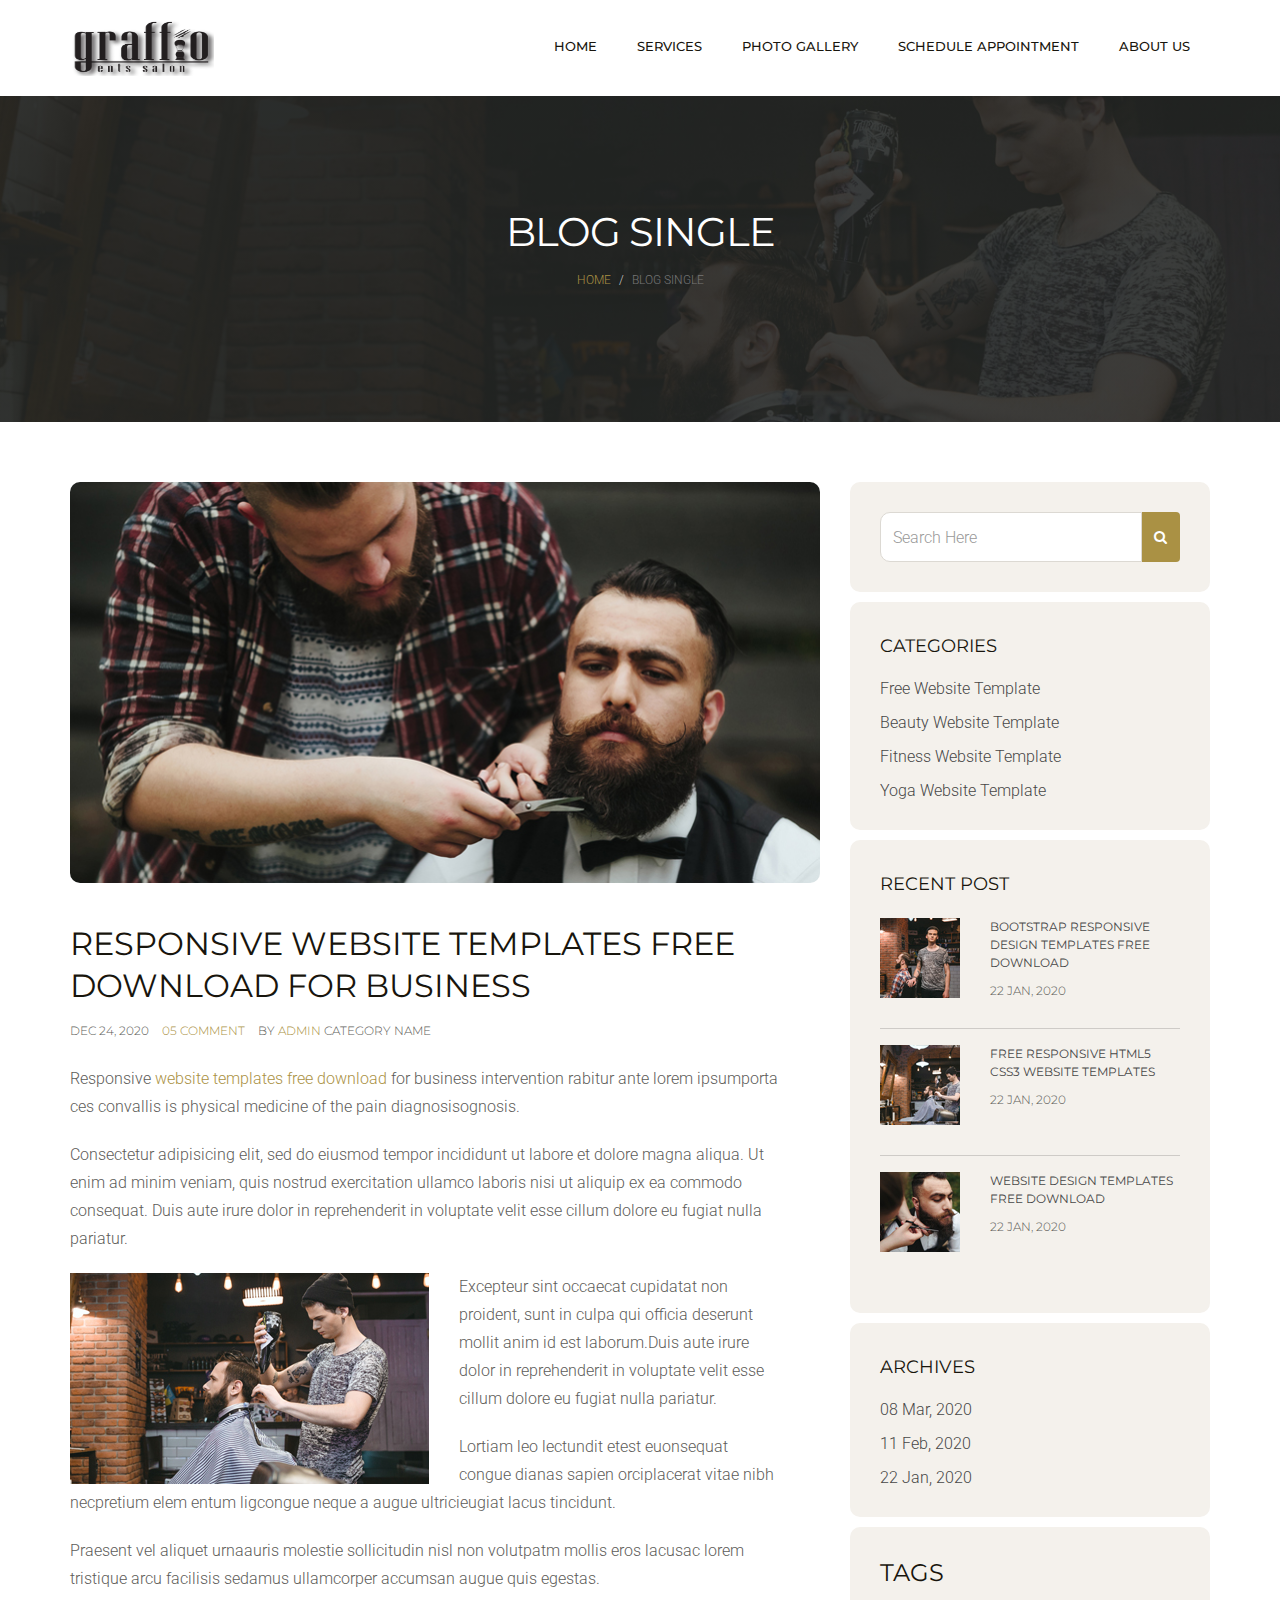
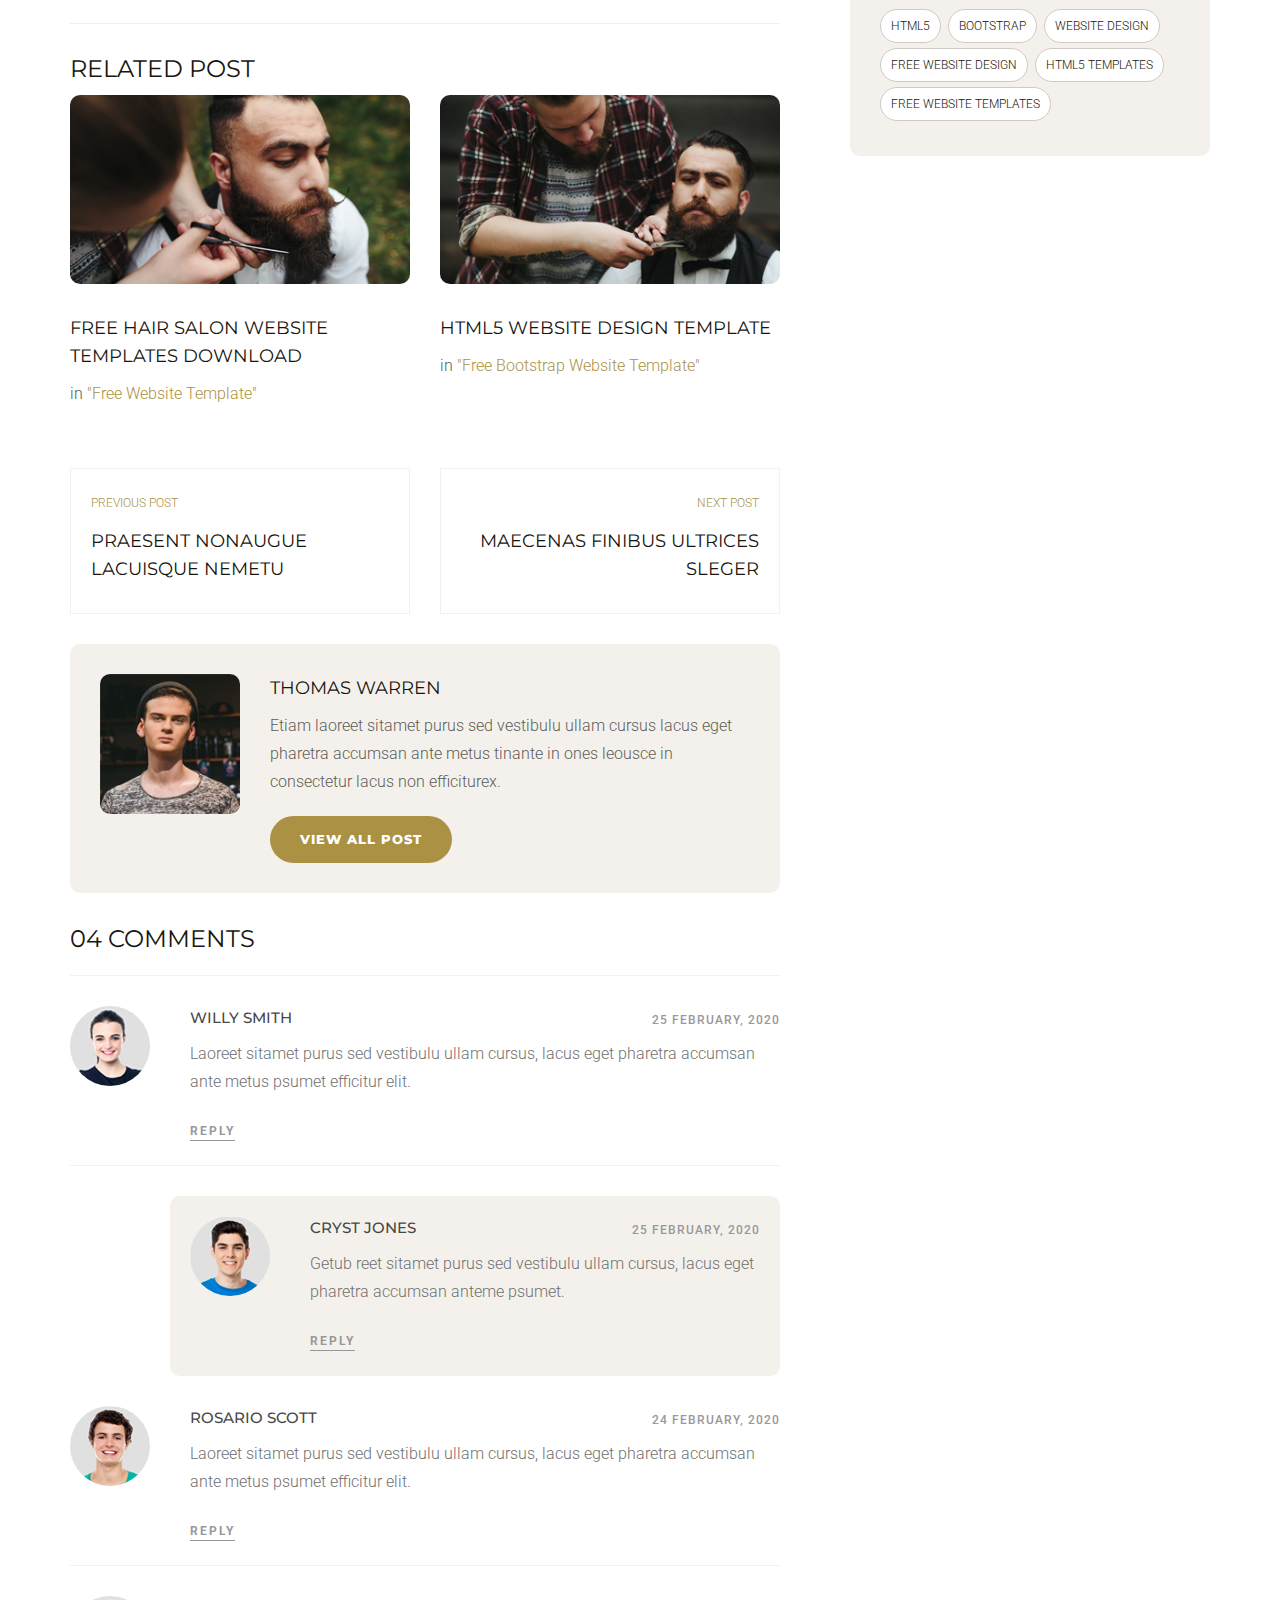
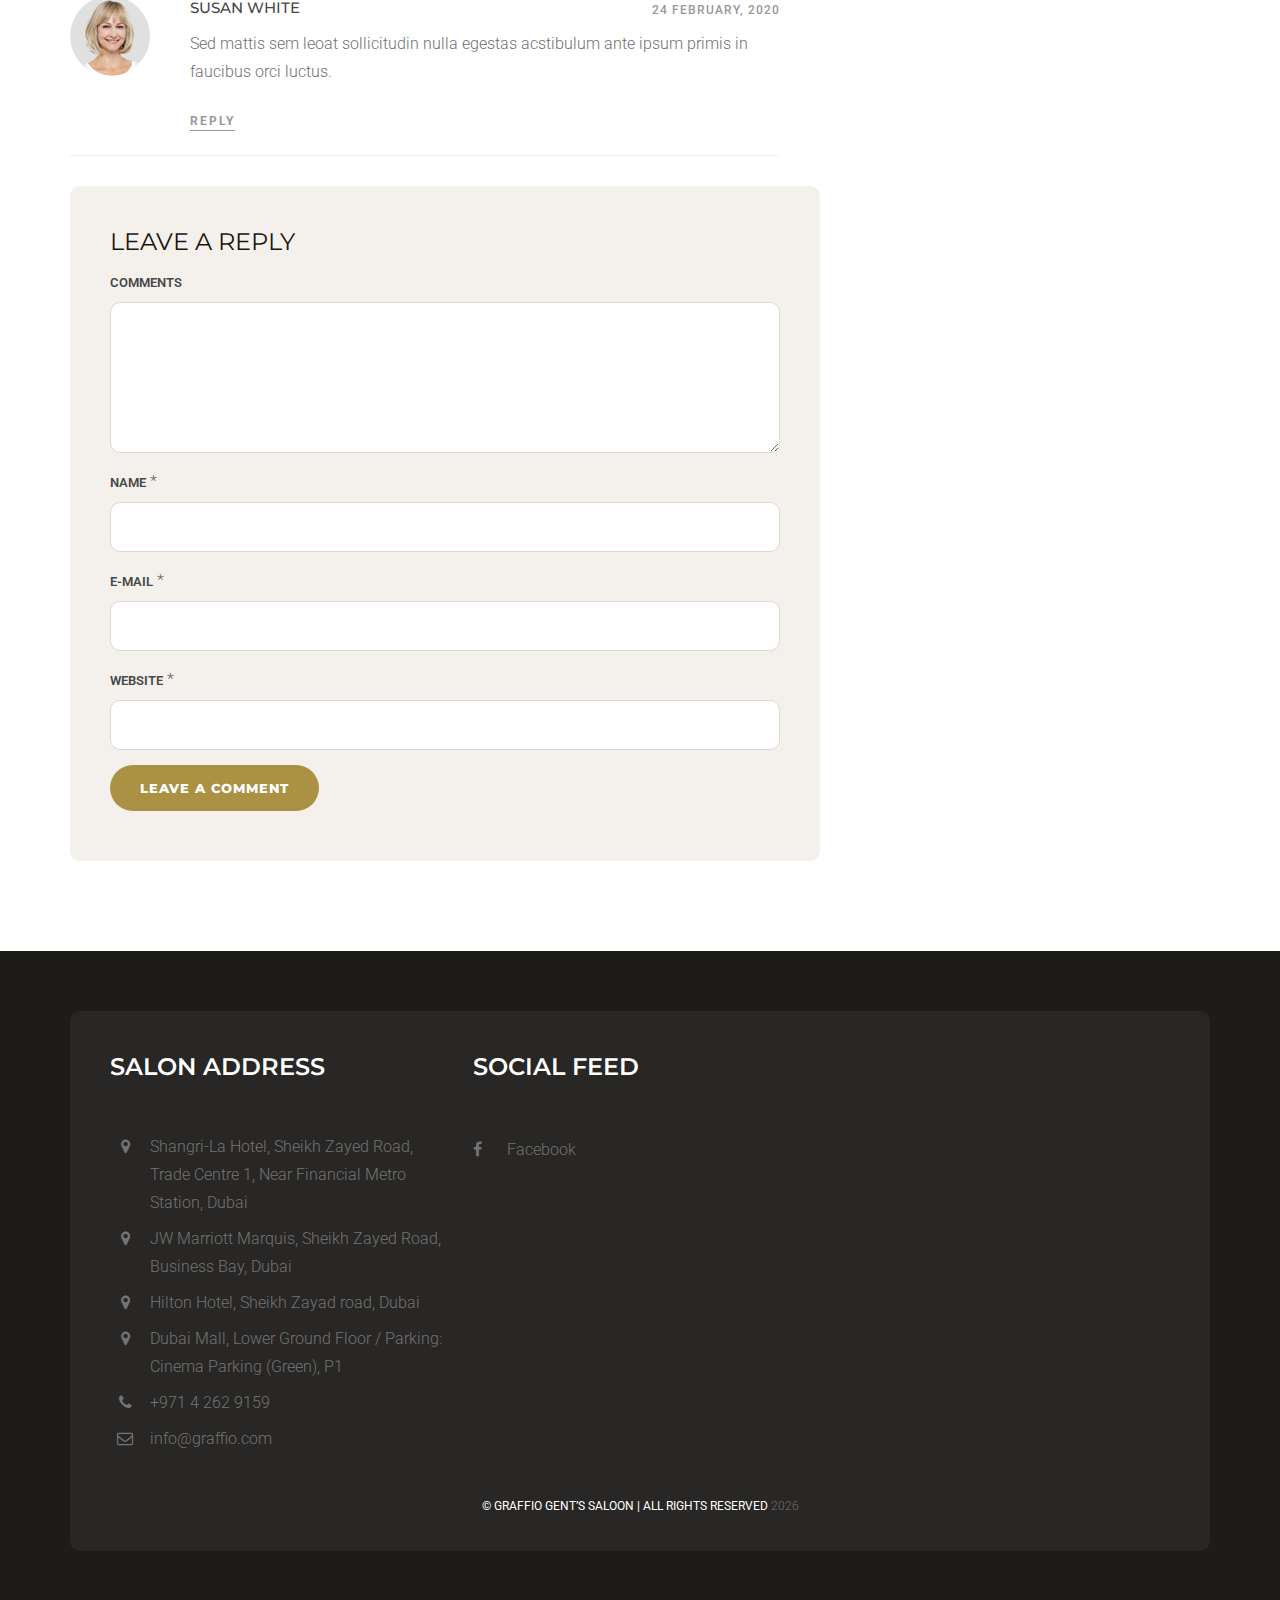
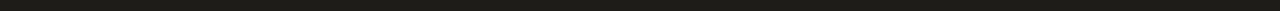
<file: blog-single.html>
<!DOCTYPE html>
<html lang="en">

<head>
    <meta charset="utf-8">
    <meta http-equiv="X-UA-Compatible" content="IE=edge">
    <meta name="viewport" content="width=device-width, initial-scale=1">
    <!-- The above 3 meta tags *must* come first in the head; any other head content must come *after* these tags -->
    <meta name="description" content="Hair salon templates for mens hair cut service provider.">
    <meta name="keywords" content="hair salon website templates free download, html5 template, free responsive website templates, website layout,html5 website templates, template for website design, beauty HTML5 templates, cosmetics website templates free download">
    <title>Graffio Gent’s Saloon</title>
    <!-- Bootstrap -->
    <link href="css/bootstrap.min.css" rel="stylesheet">
    <!-- Google Fonts -->
    <link href="https://fonts.googleapis.com/css?family=Roboto:300,300i,400,400i,500,500i,700,700i%7cMontserrat:300,300i,400,400i,500,500i,600,600i,700,700i" rel="stylesheet">
    <!-- Font Awesome -->
    <link href="css/font-awesome.min.css" rel="stylesheet">
    <!-- Style -->
    <link href="css/style.css" rel="stylesheet">
    <!-- Favicon -->
    <link rel="shortcut icon" href="images/logo-rs.png"/>
    <!-- HTML5 shim and Respond.js for IE8 support of HTML5 elements and media queries -->
    <!-- WARNING: Respond.js doesn't work if you view the page via file:// -->
    <!--[if lt IE 9]>
      <script src="https://oss.maxcdn.com/html5shiv/3.7.3/html5shiv.min.js"></script>
      <script src="https://oss.maxcdn.com/respond/1.4.2/respond.min.js"></script>
    <![endif]-->
</head>

<body>
    <div class="header">
        <div class="container">
            <div class="row">
                <div class="col-lg-4 col-md-4 col-sm-12 col-xs-12">
                    <a href="index.html"><img src="images/logo-rs.png" alt="" width="144" height="56"></a>
                </div>
                <div class="col-lg-8 col-md-4 col-sm-12 col-xs-12">
                    <div class="navigation">
                        <div id="navigation">
                            <ul>
                                <li class="active"><a href="index.html" title="Home">Home</a></li><li class="active"><a href="service-detail.html" title="Services">Services</a></li>
                                <li class="has-sub">
                                    <ul>
                                        <li><a href="blog-default.html" title="Blog">Blog Default</a></li>
                                        <li><a href="blog-single.html" title="Blog Single ">Blog Single</a></li>
                                    </ul>
                                </li><li class="active"><a href="gallery.html" title="Gallery">Photo Gallery</a></li>
                                <li><a href="https://www.fresha.com/graffio-gents-salon-hn6dj28l" title="Contact Us">SCHEDULE APPOINTMENT</a> </li>
                                <li><a href="about-us.html" title="About Us">About Us</a> </li>
                                <li> </li>
                            </ul>
                        </div>
                    </div>
                </div>
            </div>
        </div>
    </div>
    <div class="page-header">
        <div class="container">
            <div class="row">
                <div class="col-lg-12 col-md-12 col-sm-12 col-xs-12">
                    <div class="page-caption">
                        <h2 class="page-title">Blog Single</h2>
                        <div class="page-breadcrumb">
                            <ol class="breadcrumb">
                                <li><a href="index.html">Home</a></li>
                                <li class="active">Blog Single</li>
                            </ol>
                        </div>
                    </div>
                </div>
            </div>
        </div>
    </div>
    <div class="content">
        <div class="container">
            <div class="row">
                <div class="col-lg-8 col-md-8 col-sm-12 col-xs-12">
                    <div class="row">
                        <div class="col-lg-12 col-md-12 col-sm-12 col-xs-12">
                            <div class="post-holder">
                                <!-- post holder -->
                                <div class="post-img"><img src="images/post-img-large-1.jpg" alt="Free Therapy Website Template" class="img-responsive">
                                </div>
                                <div class="post-content">
                                    <!-- post content -->
                                    <div class="post-header">
                                        <h1>responsive website templates free download for business</h1>
                                        <div class="meta">
                                            <!-- post meta -->
                                            <span class="meta-date">Dec 24, 2020 </span>
                                            <span class="meta-comment"> <a href="#" class="meta-link">05 Comment </a></span>
                                            <span class="meta-user">by <a href="#"> Admin </a></span>
                                            <span class="meta-cat"> Category name </span>
                                        </div>
                                    </div>
                                    <p>Responsive <a href="https://easetemplate.com/downloads/category/free-website-template/">website templates free download</a> for business intervention rabitur ante lorem ipsumporta ces convallis is physical medicine of the pain diagnosisognosis.</p>
                                    <p> Consectetur adipisicing elit, sed do eiusmod tempor incididunt ut labore et dolore magna aliqua. Ut enim ad minim veniam, quis nostrud exercitation ullamco laboris nisi ut aliquip ex ea commodo consequat. Duis aute irure dolor in reprehenderit in voluptate velit esse cillum dolore eu fugiat nulla pariatur. </p>
                                    <img src="images/left-image.jpg" class="alignleft img-responsive" alt="">
                                    <p>Excepteur sint occaecat cupidatat non proident, sunt in culpa qui officia deserunt mollit anim id est laborum.Duis aute irure dolor in reprehenderit in voluptate velit esse cillum dolore eu fugiat nulla pariatur.</p>
                                    <p>Lortiam leo lectundit etest euonsequat congue dianas sapien orciplacerat vitae nibh necpretium elem entum ligcongue neque a augue ultricieugiat lacus tincidunt. </p>
                                    <p>Praesent vel aliquet urnaauris molestie sollicitudin nisl non volutpatm mollis eros lacusac lorem tristique arcu facilisis sedamus ullamcorper accumsan augue quis egestas.</p>
                                    <div class="related-post-block">
                                        <!-- related post block -->
                                        <div class="row">
                                            <div class="col-lg-12 col-sm-12 col-md-12 col-sm-12">
                                                <h2 class="related-post-title">Related Post</h2>
                                            </div>
                                        </div>
                                        <div class="row">
                                            <div class="col-lg-6 col-sm-6 col-md-6 col-xs-12">
                                                <div class="related-post">
                                                    <!-- related post -->
                                                    <div class="related-post-img">
                                                        <a href="#"><img src="images/related-post.jpg" alt="" class="img-responsive"></a>
                                                    </div>
                                                    <div class="related-post-content">
                                                        <h3 class="related-title"><a href="#" class="title">Free Hair Salon Website Templates Download</a></h3>
                                                        <div class="post-meta"><span class="meta-cat">in <a href="#" class="">"Free Website Template"</a> </span></div>
                                                    </div>
                                                </div>
                                                <!-- /.related post -->
                                            </div>
                                            <div class="col-lg-6 col-sm-6 col-md-6 col-xs-12">
                                                <div class="related-post">
                                                    <!-- related post -->
                                                    <div class="related-post-img">
                                                        <a href="#"><img src="images/related-post-1.jpg" alt="" class="img-responsive"></a>
                                                    </div>
                                                    <div class="related-post-content">
                                                        <h3 class="related-title"><a href="#" class="title">HTML5 Website Design Template</a></h3>
                                                        <div class="post-meta"><span class="meta-cat">in <a href="#" class="">"Free Bootstrap Website Template"</a> </span></div>
                                                    </div>
                                                </div>
                                                <!-- /.related post -->
                                            </div>
                                        </div>
                                    </div>
                                    <!-- /.related post block -->
                                    <div class="post-navigation">
                                        <!-- post navigation -->
                                        <div class="row">
                                            <div class="nav-links">
                                                <div class="col-md-6 col-sm-6">
                                                    <div class="nav-previous">
                                                        <!-- nav previous -->
                                                        <a href="#" class="prev-link">previous post</a>
                                                        <div class="prev-post">
                                                            <h3><a href="#" class="title">Praesent Nonaugue Lacuisque Nemetu</a></h3>
                                                        </div>
                                                    </div>
                                                    <!-- /. nav previous -->
                                                </div>
                                                <div class="col-md-6 col-sm-6">
                                                    <div class="nav-next text-right">
                                                        <!-- nav next -->
                                                        <a href="#" class="next-link">next post</a>
                                                        <div class="next-post">
                                                            <h3><a href="#" class="title">Maecenas Finibus Ultrices Sleger</a></h3>
                                                        </div>
                                                    </div>
                                                    <!-- /.nav previous -->
                                                </div>
                                            </div>
                                        </div>
                                    </div>
                                    <!-- /. post navigation -->
                                    <div class="author-post">
                                        <!-- Post author -->
                                        <div class="row">
                                            <div class="col-lg-3 col-md-3 col-sm-3 col-xs-12">
                                                <div class="author-img">
                                                    <a href="#"><img src="images/author.jpg" class="img-responsive" alt=""></a>
                                                </div>
                                            </div>
                                            <div class="col-lg-9 col-md-9 col-sm-9 col-xs-12">
                                                <div class="author-bio">
                                                    <div class="author-header">
                                                        <h3><a href="#" class="title">Thomas Warren</a></h3>
                                                    </div>
                                                    <div class="author-content">
                                                        <p>Etiam laoreet sitamet purus sed vestibulu ullam cursus lacus eget pharetra accumsan ante metus tinante in ones leousce in consectetur lacus non efficiturex.</p>
                                                        <a href="#" class="btn btn-default">View All Post</a> </div>
                                                </div>
                                            </div>
                                        </div>
                                    </div>
                                    <!-- /.post author -->
                                    <div class="comments-area">
                                        <h2 class="comments-title">04 Comments</h2>
                                        <ul class="comment-list">
                                            <li class="comment">
                                                <div class="comment-body">
                                                    <div class="comment-author"><img src="images/user-pic-1.jpg" alt="" class="img-circle"> </div>
                                                    <div class="comment-info">
                                                        <div class="comment-header">
                                                            <div class="comment-meta"><span class="comment-meta-date pull-right">25 February, 2020 </span></div>
                                                            <h4 class="user-title">Willy Smith</h4>
                                                        </div>
                                                        <div class="comment-content">
                                                            <p>Laoreet sitamet purus sed vestibulu ullam cursus, lacus eget pharetra accumsan ante metus psumet efficitur elit.</p>
                                                        </div>
                                                        <div class="reply"><a href="#" class="btn-link">Reply</a></div>
                                                    </div>
                                                </div>
                                                <ul class="childern">
                                                    <li class="comment">
                                                        <div class="comment-body">
                                                            <div class="">
                                                                <div class="comment-author"><img src="images/user-pic-2.jpg" alt="" class="img-circle"> </div>
                                                                <div class="comment-info">
                                                                    <div class="comment-header">
                                                                        <div class="comment-meta"><span class="comment-meta-date pull-right">25 February, 2020 </span></div>
                                                                        <h4 class="user-title">Cryst Jones</h4>
                                                                    </div>
                                                                    <div class="comment-content">
                                                                        <p>Getub reet sitamet purus sed vestibulu ullam cursus, lacus eget pharetra accumsan anteme psumet.</p>
                                                                    </div>
                                                                    <div class="reply"><a href="#" class="btn-link">Reply</a></div>
                                                                </div>
                                                            </div>
                                                        </div>
                                                    </li>
                                                </ul>
                                            </li>
                                        </ul>
                                        <ul class="comment-list">
                                            <li class="comment">
                                                <div class="comment-body">
                                                    <div class="">
                                                        <div class="comment-author"><img src="images/user-pic-3.jpg" alt="" class="img-circle"> </div>
                                                        <div class="comment-info">
                                                            <div class="comment-header">
                                                                <div class="comment-meta"><span class="comment-meta-date pull-right">24 February, 2020 </span></div>
                                                                <h4 class="user-title">Rosario Scott</h4>
                                                            </div>
                                                            <div class="comment-content">
                                                                <p>Laoreet sitamet purus sed vestibulu ullam cursus, lacus eget pharetra accumsan ante metus psumet efficitur elit.</p>
                                                            </div>
                                                            <div class="reply"><a href="#" class="btn-link">Reply</a></div>
                                                        </div>
                                                    </div>
                                                </div>
                                            </li>
                                        </ul>
                                        <ul class="comment-list">
                                            <li class="comment">
                                                <div class="comment-body">
                                                    <div class="">
                                                        <div class="comment-author"><img src="images/user-pic-4.jpg" alt="" class="img-circle"> </div>
                                                        <div class="comment-info">
                                                            <div class="comment-header">
                                                                <div class="comment-meta"><span class="comment-meta-date pull-right">24 February, 2020 </span></div>
                                                                <h4 class="user-title mb10">Susan White</h4>
                                                            </div>
                                                            <div class="comment-content">
                                                                <p>Sed mattis sem leoat sollicitudin nulla egestas acstibulum ante ipsum primis in faucibus orci luctus.</p>
                                                            </div>
                                                            <div class="reply"><a href="#" class="btn-link">Reply</a></div>
                                                        </div>
                                                    </div>
                                                </div>
                                            </li>
                                        </ul>
                                    </div>
                                </div>
                                <div class="leave-comments">
                                    <h2 class="reply-title">Leave a Reply</h2>
                                    <form class="reply-form">
                                        <div class="row">
                                            <!-- Textarea -->
                                            <div class="form-group">
                                                <div class="col-md-12">
                                                    <label class="control-label" for="textarea">Comments</label>
                                                    <textarea class="form-control" id="textarea" name="textarea" rows="6"></textarea>
                                                </div>
                                            </div>
                                            <div class="col-md-12">
                                                <!-- Text input-->
                                                <div class="form-group">
                                                    <label class="control-label" for="name">Name</label>
                                                    <span class="required">*</span>
                                                    <input id="name" name="name" type="text" class="form-control" required="">
                                                </div>
                                            </div>
                                            <!-- Text input-->
                                            <div class="col-md-12">
                                                <div class="form-group">
                                                    <label class="control-label" for="email">E-mail</label>
                                                    <span class="required">*</span>
                                                    <input id="email" name="email" type="email" class="form-control" required="">
                                                </div>
                                            </div>
                                            <!-- Text input-->
                                            <div class="col-md-12">
                                                <div class="form-group">
                                                    <label class="control-label" for="Website">Website</label>
                                                    <span class="required">*</span>
                                                    <input id="Website" name="Website" type="text" class="form-control" required="">
                                                </div>
                                            </div>
                                            <div class="col-md-12">
                                                <!-- Button -->
                                                <div class="form-group">
                                                    <button id="singlebutton" name="singlebutton" class="btn btn-default">Leave A Comment</button>
                                                </div>
                                            </div>
                                        </div>
                                    </form>
                                </div>
                            </div>
                        </div>
                    </div>
                </div>
                <div class="col-lg-4 col-md-4 col-sm-12 col-xs-12">
                    <div class="widget widget-search">
                        <!-- widget search -->
                        <form>
                            <div class="input-group">
                                <input type="text" class="form-control" placeholder="Search Here" aria-describedby="basic-addon2">
                                <span class="input-group-addon" id="basic-addon2">
                                <i class="fa fa-search"></i></span>
                            </div>
                            <!-- /input-group -->
                        </form>
                    </div>
                    <!-- /.widget search -->
                    <div class="widget widget-categories">
                        <!-- widget categories -->
                        <!-- widget start -->
                        <h3 class="widget-title"> Categories </h3>
                        <ul class="listnone">
                            <li><a href="https://easetemplate.com/downloads/category/free-website-template/">Free Website Template</a></li>
                            <li><a href="https://easetemplate.com/downloads/beauty-salon-websites-templates-free-download/">Beauty Website Template</a></li>
                            <li><a href="https://easetemplate.com/downloads/fitness-gym-website-template-free-download/">Fitness Website Template</a></li>
                            <li><a href="https://easetemplate.com/downloads/yoga-studio-yoga-website-template-free/">Yoga Website Template</a></li>
                        </ul>
                    </div>
                    <!-- /.widget categories -->
                    <!-- widget start -->
                    <div class="widget widget-recent-post">
                        <!-- widget recent post -->
                        <h3 class="widget-title"> Recent Post </h3>
                        <ul class="listnone widget-recent-post">
                            <li>
                                <div class="row">
                                    <div class="col-lg-4 col-md-4 col-sm-4 col-xs-12">
                                        <div class="recent-post-img">
                                            <a href="#"><img src="images/recent-post-img.jpg" alt=""></a>
                                        </div>
                                    </div>
                                    <div class="col-lg-8 col-md-8 col-sm-8 col-xs-12">
                                        <div class="recent-post-content">
                                            <h4 class="recent-title"><a href="#" class="title">bootstrap responsive design templates free download</a></h4>
                                            <div class="meta"><span class="meta-date">22 Jan, 2020</span>
                                            </div>
                                        </div>
                                    </div>
                                </div>
                            </li>
                            <li>
                                <div class="row">
                                     <div class="col-lg-4 col-md-4 col-sm-4 col-xs-12">
                                        <div class="recent-post-img">
                                            <a href="#"><img src="images/recent-post-img-1.jpg" alt=""></a>
                                        </div>
                                    </div>
                                     <div class="col-lg-8 col-md-8 col-sm-8 col-xs-12">
                                        <div class="recent-post-content">
                                            <h4 class="recent-title"><a href="#" class="title">Free Responsive HTML5 CSS3 Website Templates</a></h4>
                                            <div class="meta"><span class="meta-date">22 Jan, 2020</span>
                                            </div>
                                        </div>
                                    </div>
                                </div>
                            </li>
                            <li>
                                <div class="row">
                                    <div class="col-lg-4 col-md-4 col-sm-4 col-xs-12">
                                        <div class="recent-post-img">
                                            <a href="#"><img src="images/recent-post-img-2.jpg" alt=""></a>
                                        </div>
                                    </div>
                                     <div class="col-lg-8 col-md-8 col-sm-8 col-xs-12">
                                        <div class="recent-post-content">
                                            <h4 class="recent-title"><a href="#" class="title">website design templates free download</a></h4>
                                            <div class="meta"><span class="meta-date">22 Jan, 2020</span>
                                            </div>
                                        </div>
                                    </div>
                                </div>
                            </li>
                        </ul>
                    </div>
                    <!-- /.widget recent post -->
                    <div class="widget widget-archives">
                        <!-- widget archives -->
                        <h3 class="widget-title"> Archives </h3>
                        <ul class="listnone">
                            <li><a href="#">08 Mar, 2020</a></li>
                            <li><a href="#">11 Feb, 2020</a></li>
                            <li><a href="#">22 Jan, 2020</a></li>
                        </ul>
                    </div>
                    <!-- /.widget archives -->
                    <div class="widget widget-tags">
                        <!-- widget tags -->
                        <h2 class="widget-title"> Tags </h2>
                        <a href="#">HTML5</a>
                        <a href="#">Bootstrap</a>
                        <a href="#">Website Design</a>
                        <a href="#">Free Website Design</a>
                        <a href="#">HTML5 Templates</a>
                        <a href="#">Free Website Templates</a>
                    </div>
                    <!-- /.widget tags -->
                </div>
            </div>
        </div>
    </div>
    <div class="footer">
        <!-- footer-->
        <div class="container">
            <div class="footer-block">
                <!-- footer block -->
                <div class="row">
                    <div class="col-lg-4 col-md-4 col-sm-6 col-xs-12">
                        <div class="footer-widget">
                            <h2 class="widget-title">Salon Address</h2>
                            <ul class="listnone contact">
                                <li><i class="fa fa-map-marker"></i> Shangri-La Hotel, Sheikh Zayed Road, Trade Centre 1, Near Financial Metro Station, Dubai</li>
                                <li><i class="fa fa-map-marker"></i> JW Marriott Marquis, Sheikh Zayed Road, Business Bay, Dubai  </li>
                                <li><i class="fa fa-map-marker"></i> Hilton Hotel, Sheikh Zayad road, Dubai</li>
                                <li><i class="fa fa-map-marker"></i> Dubai Mall, Lower Ground Floor / Parking: Cinema Parking (Green), P1</li>
                                <li><i class="fa fa-phone"></i> +971 4 262 9159</li>
                                <li><i class="fa fa-envelope-o"></i> info@graffio.com</li>
                            </ul>
                        </div>
                    </div>
                    <div class="col-lg-3 col-md-3 col-sm-6 col-xs-12">
                        <div class="footer-widget footer-social">
                            <!-- social block -->
                            <h2 class="widget-title">Social Feed</h2>
                            <ul class="listnone">
                                <li>
                                    <a href="https://www.facebook.com/Graffio-Salon-430935600352751/"> <i class="fa fa-facebook"></i> Facebook </a>
                                </li>
                            </ul>
                        </div>
                        <!-- /.social block -->
                    </div>
                </div>
                <div class="tiny-footer">
                    <!-- tiny footer block -->
                    <div class="row">
                        <div class="col-lg-12 col-md-12 col-sm-12 col-xs-12">
                            <div class="copyright-content">
                                
                                <strong><a class="flow-text" style="color: white" href="/">&copy; GRAFFIO GENT’S SALOON | ALL RIGHTS RESERVED</a></strong>
                                    <script>
                                        var date = new Date();
                                        var year = date.getFullYear();
                                        document.write(year);
                                    </script>
                            </div>
                        </div>
                    </div>
                </div>
                <!-- /.tiny footer block -->
            </div>
            <!-- /.footer block -->
        </div>
    </div>
    <!-- /.footer-->
    <!-- jQuery (necessary for Bootstrap's JavaScript plugins) -->
    <script src="js/jquery.min.js"></script>
    <!-- Include all compiled plugins (below), or include individual files as needed -->
    <script src="js/bootstrap.min.js"></script>
    <script src="js/menumaker.js"></script>
    <script src="js/jquery.sticky.js"></script>
    <script src="js/sticky-header.js"></script>
</body>

</html>
</file>
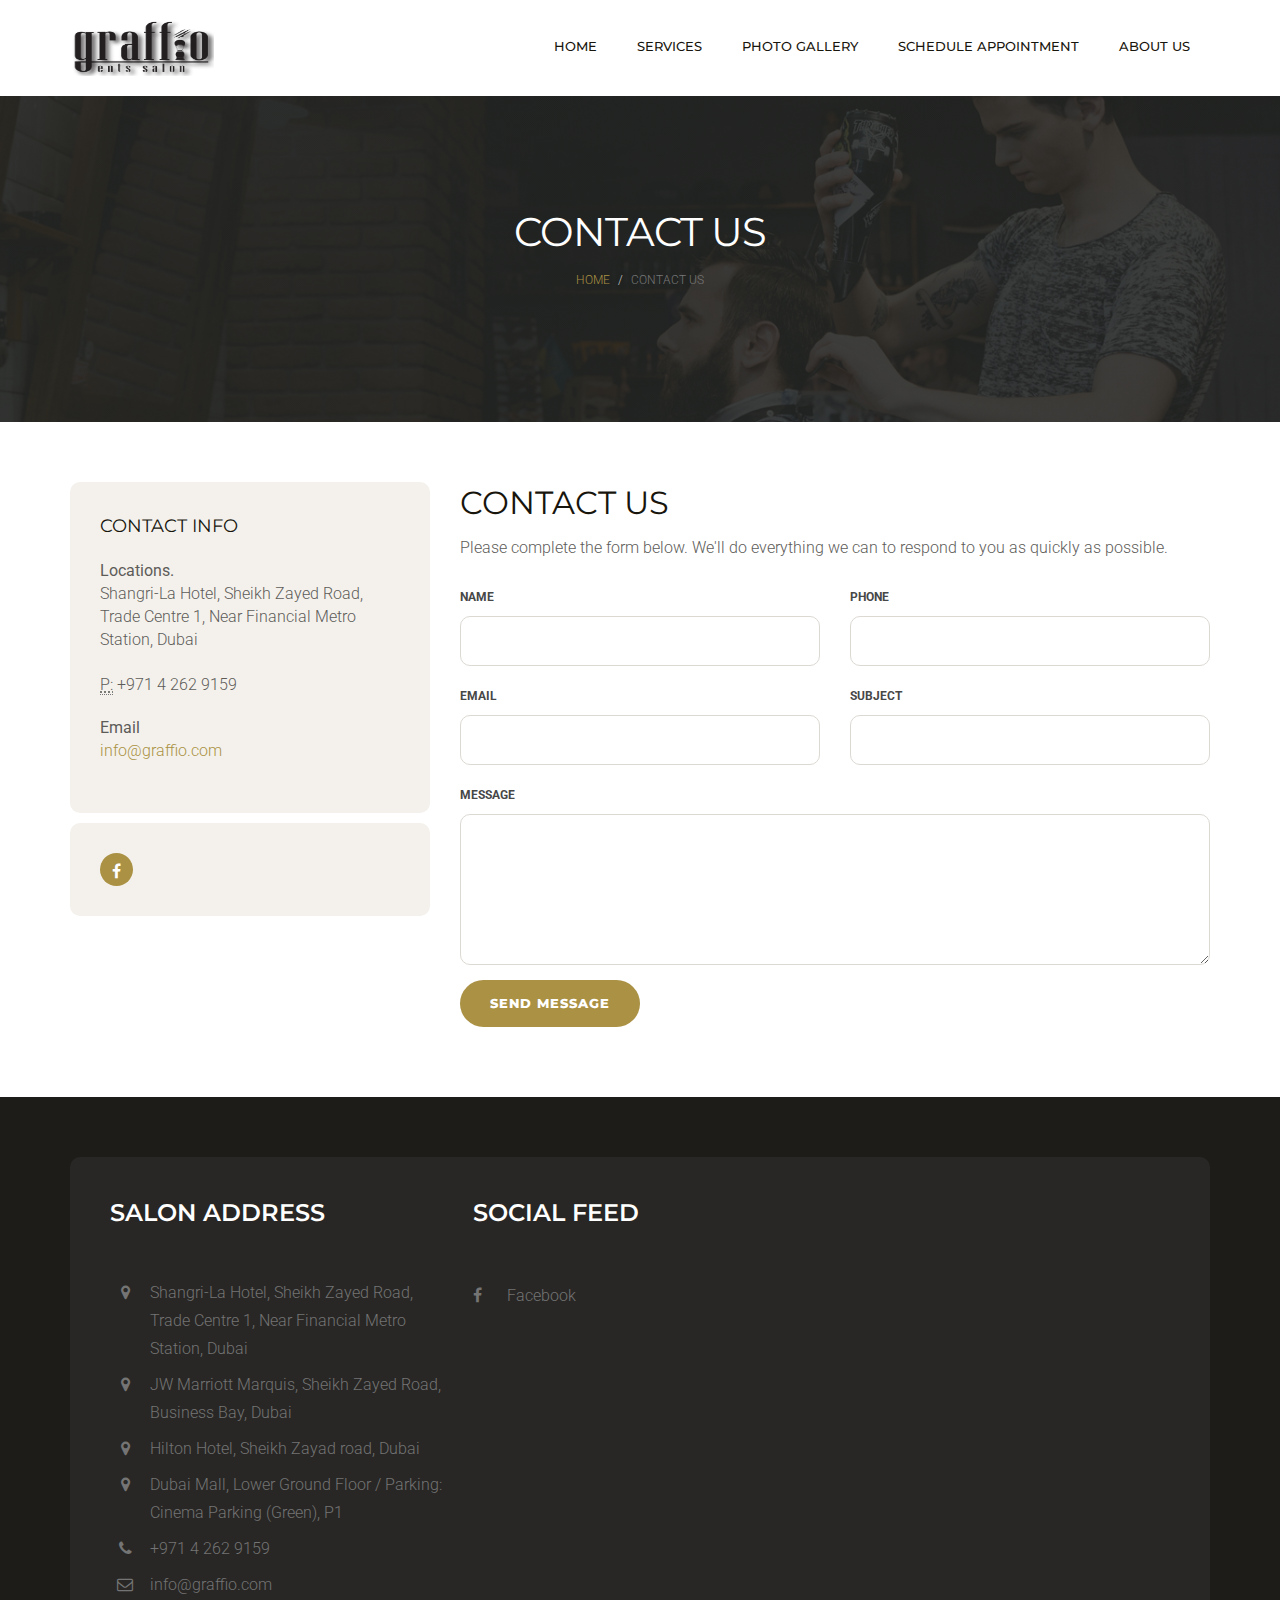
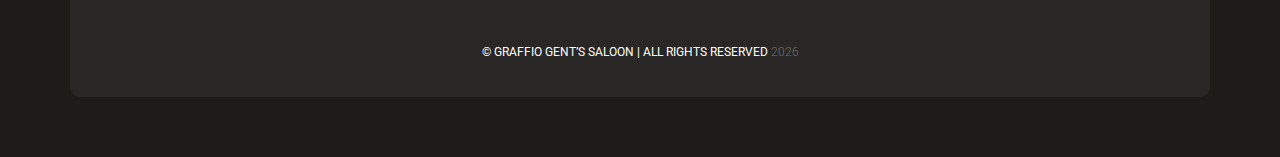
<file: contact.html>
<!DOCTYPE html>
<html lang="en">

<head>
    <meta charset="utf-8">
    <meta http-equiv="X-UA-Compatible" content="IE=edge">
    <meta name="viewport" content="width=device-width, initial-scale=1">
    <!-- The above 3 meta tags *must* come first in the head; any other head content must come *after* these tags -->
    <meta name="description" content="Hair salon templates for mens hair cut service provider.">
    <meta name="keywords" content="hair salon website templates free download, html5 template, free responsive website templates, website layout,html5 website templates, template for website design, beauty HTML5 templates, cosmetics website templates free download">
    <title>Graffio Gent’s Saloon</title>
    <!-- Bootstrap -->
    <link href="css/bootstrap.min.css" rel="stylesheet">
    <!-- Google Fonts -->
    <link href="https://fonts.googleapis.com/css?family=Roboto:300,300i,400,400i,500,500i,700,700i%7cMontserrat:300,300i,400,400i,500,500i,600,600i,700,700i" rel="stylesheet">
    <!-- Font Awesome -->
    <link href="css/font-awesome.min.css" rel="stylesheet">
    <!-- Style -->
    <link href="css/style.css" rel="stylesheet">
    <!-- Favicon -->
    <link rel="shortcut icon" href="images/logo-rs.png"/>
    <!-- HTML5 shim and Respond.js for IE8 support of HTML5 elements and media queries -->
    <!-- WARNING: Respond.js doesn't work if you view the page via file:// -->
    <!--[if lt IE 9]>
      <script src="https://oss.maxcdn.com/html5shiv/3.7.3/html5shiv.min.js"></script>
      <script src="https://oss.maxcdn.com/respond/1.4.2/respond.min.js"></script>
    <![endif]-->
</head>

<body>
    <div class="header">
        <div class="container">
            <div class="row">
                <div class="col-lg-4 col-md-4 col-sm-12 col-xs-12">
                    <a href="index.html"><img src="images/logo-rs.png" alt="" width="144" height="56"></a>
                </div>
                <div class="col-lg-8 col-md-4 col-sm-12 col-xs-12">
                    <div class="navigation">
                        <div id="navigation">
                            <ul>
                                <li class="active"><a href="index.html" title="Home">Home</a></li><li class="active"><a href="service-detail.html" title="Services">Services</a></li>
                                <li class="has-sub">
                                    <ul>
                                        <li><a href="blog-default.html" title="Blog">Blog Default</a></li>
                                        <li><a href="blog-single.html" title="Blog Single ">Blog Single</a></li>
                                    </ul>
                                </li><li class="active"><a href="gallery.html" title="Gallery">Photo Gallery</a></li>
                                <li><a href="https://www.fresha.com/graffio-gents-salon-hn6dj28l" title="Contact Us">SCHEDULE APPOINTMENT</a> </li>
                                <li><a href="about-us.html" title="About Us">About Us</a> </li>
                                <li> </li>
                            </ul>
                        </div>
                    </div>
                </div>
            </div>
        </div>
    </div>
    <div class="page-header">
        <div class="container">
            <div class="row">
                <div class="col-lg-12 col-md-12 col-sm-12 col-xs-12">
                    <div class="page-caption">
                        <h2 class="page-title">Contact us</h2>
                        <div class="page-breadcrumb">
                            <ol class="breadcrumb">
                                <li><a href="index.html">Home</a></li>
                                <li class="active">Contact us</li>
                            </ol>
                        </div>
                    </div>
                </div>
            </div>
        </div>
    </div>
    <div class="content">
        <div class="container">
            <div class="row">
                <div class="col-lg-4 col-md-4 col-sm-4 col-xs-12">
                    <div class="widget widget-contact">
                        <!-- widget search -->
                        <h3 class="widget-title">Contact Info</h3>
                        <address>
                            <strong>Locations.</strong>
                            <br> Shangri-La Hotel, Sheikh Zayed Road,
                            <br> Trade Centre 1, Near Financial Metro
                            <br> Station, Dubai
                            <br>
                            <br>
                            <abbr title="Phone">P:</abbr> +971 4 262 9159
                        </address>
                        <address>
                            <strong>Email</strong>
                            <br>
                            <a href="mailto:#">info@graffio.com</a>
                        </address>
                    </div>
                    <!-- /.widget search -->
                    <div class="widget widget-social">
                        <div class="social-circle">
                            <a href="https://www.facebook.com/Graffio-Salon-430935600352751/" class="#"><i class="fa fa-facebook"></i></a>
                        </div>
                    </div>
                </div>
                <div class="col-lg-8 col-md-8 col-sm-8 col-xs-12">
                    <div class="row">
                        <div class="col-lg-12 col-md-12 col-sm-12 col-xs-12">
                            <h1>Contact Us</h1>
                            <p> Please complete the form below. We'll do everything we can to respond to you as quickly as possible.</p>
                            <form>
                                <div class="row">
                                    <div class="col-md-6">
                                        <label class="control-label" for="name">name</label>
                                        <input type="text" name="name" id="name" placeholder="" class="form-control">
                                    </div>
                                    <div class="col-md-6">
                                        <label class="control-label" for="phone">phone</label>
                                        <input type="text" name="phone" id="phone" placeholder="" class="form-control">
                                    </div>
                                    <div class="col-md-6">
                                        <label class="control-label" for="email">email</label>
                                        <input type="text" name="email" id="email" placeholder="" class="form-control">
                                    </div>
                                    <div class="col-md-6">
                                        <label class="control-label" for="Subject">Subject</label>
                                        <input type="text" name="Subject" id="Subject" placeholder="" class="form-control">
                                    </div>
                                    <div class="col-lg-12 col-md-12 col-sm-12 col-xs-12">
                                        <div class="form-group">
                                            <label class="control-label" for="textarea">Message</label>
                                            <textarea class="form-control" id="textarea" name="textarea" rows="6" placeholder=""></textarea>
                                        </div>
                                    </div>
                                    <div class="col-md-12">
                                        <div class="form-group">
                                            <button id="singlebutton" name="singlebutton" class="btn btn-default">send message</button>
                                        </div>
                                    </div>
                                </div>
                            </form>
                        </div>
                    </div>
                </div>
            </div>
        </div>
    </div>
    <div class="footer">
        <!-- footer-->
        <div class="container">
            <div class="footer-block">
                <!-- footer block -->
                <div class="row">
                    <div class="col-lg-4 col-md-4 col-sm-6 col-xs-12">
                        <div class="footer-widget">
                            <h2 class="widget-title">Salon Address</h2>
                            <ul class="listnone contact">
                                <li><i class="fa fa-map-marker"></i> Shangri-La Hotel, Sheikh Zayed Road, Trade Centre 1, Near Financial Metro Station, Dubai</li>
                                <li><i class="fa fa-map-marker"></i> JW Marriott Marquis, Sheikh Zayed Road, Business Bay, Dubai  </li>
                                <li><i class="fa fa-map-marker"></i> Hilton Hotel, Sheikh Zayad road, Dubai</li>
                                <li><i class="fa fa-map-marker"></i> Dubai Mall, Lower Ground Floor / Parking: Cinema Parking (Green), P1</li>
                                <li><i class="fa fa-phone"></i> +971 4 262 9159</li>
                                <li><i class="fa fa-envelope-o"></i> info@graffio.com</li>
                            </ul>
                        </div>
                    </div>
                    <div class="col-lg-3 col-md-3 col-sm-6 col-xs-12">
                        <div class="footer-widget footer-social">
                            <!-- social block -->
                            <h2 class="widget-title">Social Feed</h2>
                            <ul class="listnone">
                                <li>
                                    <a href="https://www.facebook.com/Graffio-Salon-430935600352751/"> <i class="fa fa-facebook"></i> Facebook </a>
                                </li>
                            </ul>
                        </div>
                        <!-- /.social block -->
                    </div>
                </div>
                <div class="tiny-footer">
                    <!-- tiny footer block -->
                    <div class="row">
                        <div class="col-lg-12 col-md-12 col-sm-12 col-xs-12">
                            <div class="copyright-content">
                                
                                <strong><a class="flow-text" style="color: white" href="/">&copy; GRAFFIO GENT’S SALOON | ALL RIGHTS RESERVED</a></strong>
                                    <script>
                                        var date = new Date();
                                        var year = date.getFullYear();
                                        document.write(year);
                                    </script>
                            </div>
                        </div>
                    </div>
                </div>
                <!-- /.tiny footer block -->
            </div>
            <!-- /.footer block -->
        </div>
    </div>
    <!-- /.footer-->
    <!-- jQuery (necessary for Bootstrap's JavaScript plugins) -->
    <script src="js/jquery.min.js"></script>
    <!-- Include all compiled plugins (below), or include individual files as needed -->
    <script src="js/bootstrap.min.js"></script>
    <script src="js/menumaker.js"></script>
    <script src="js/jquery.sticky.js"></script>
    <script src="js/sticky-header.js"></script>
</body>

</html>
</file>
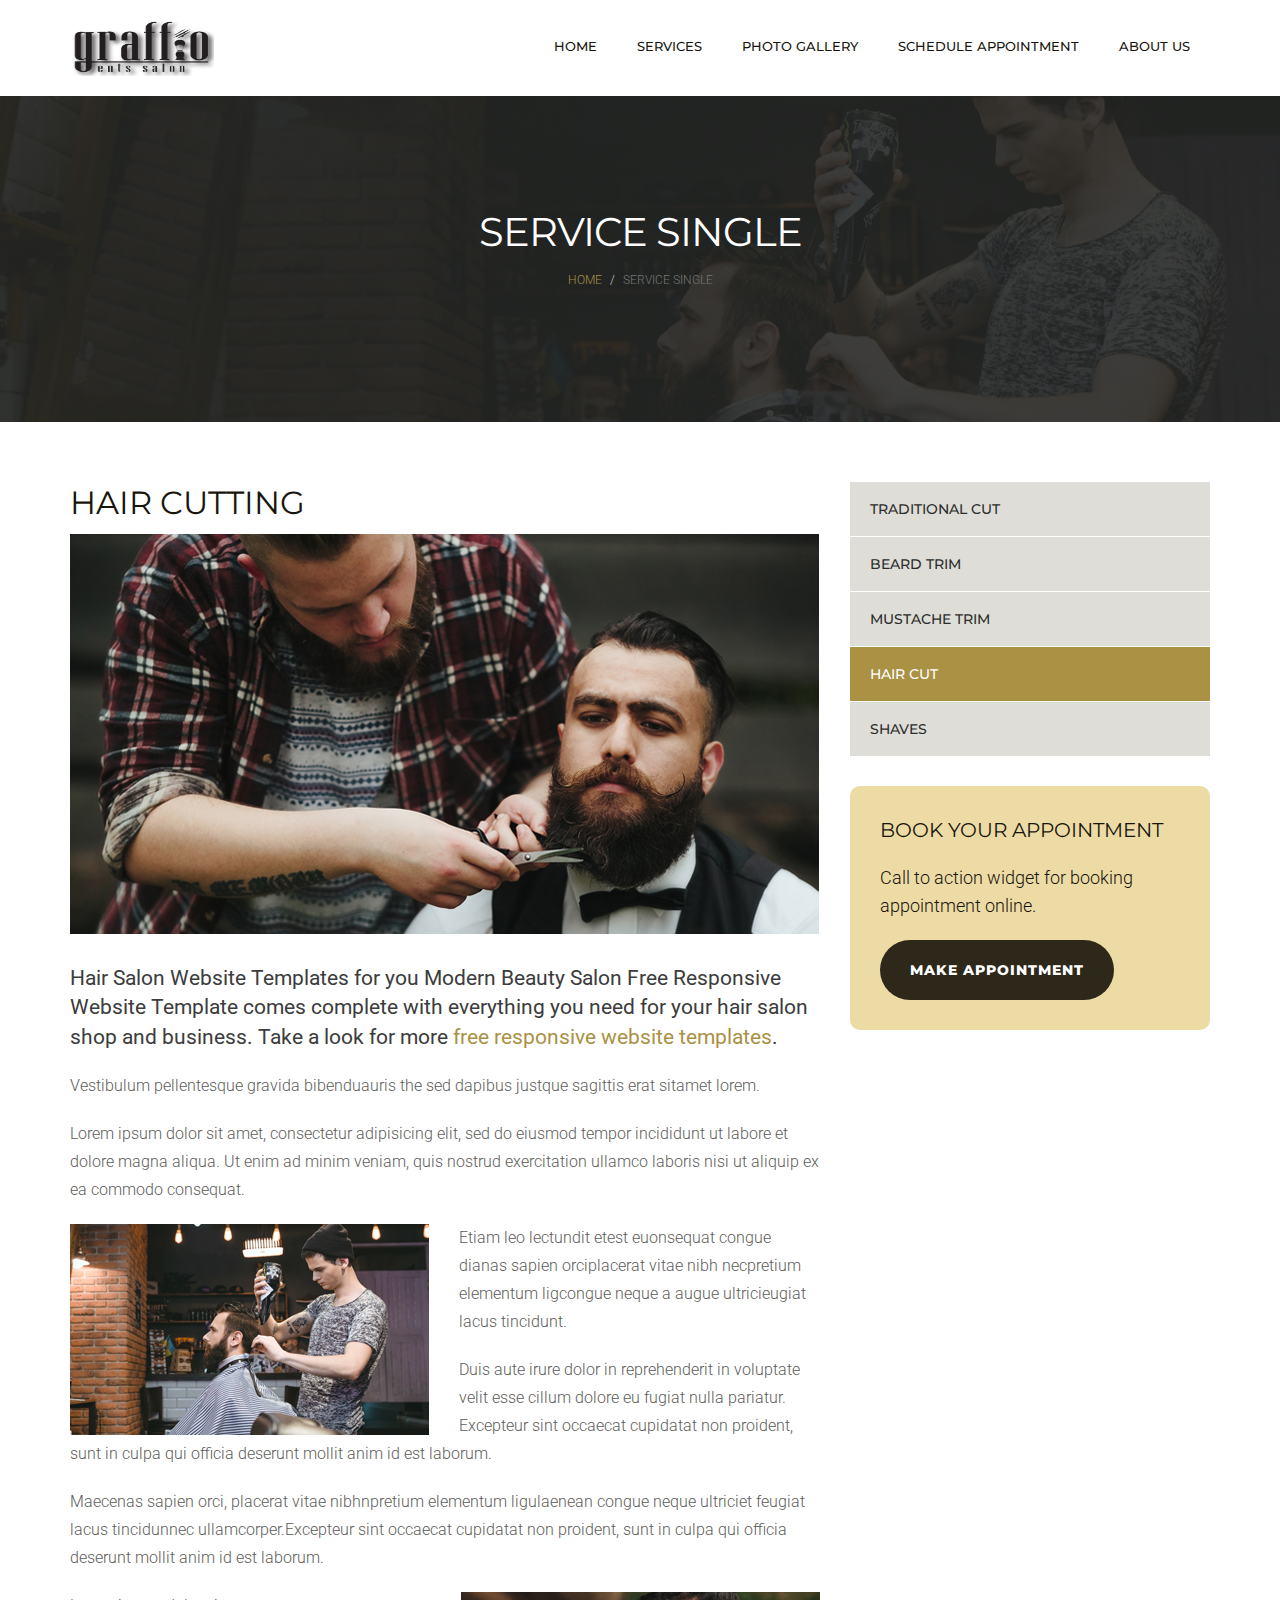
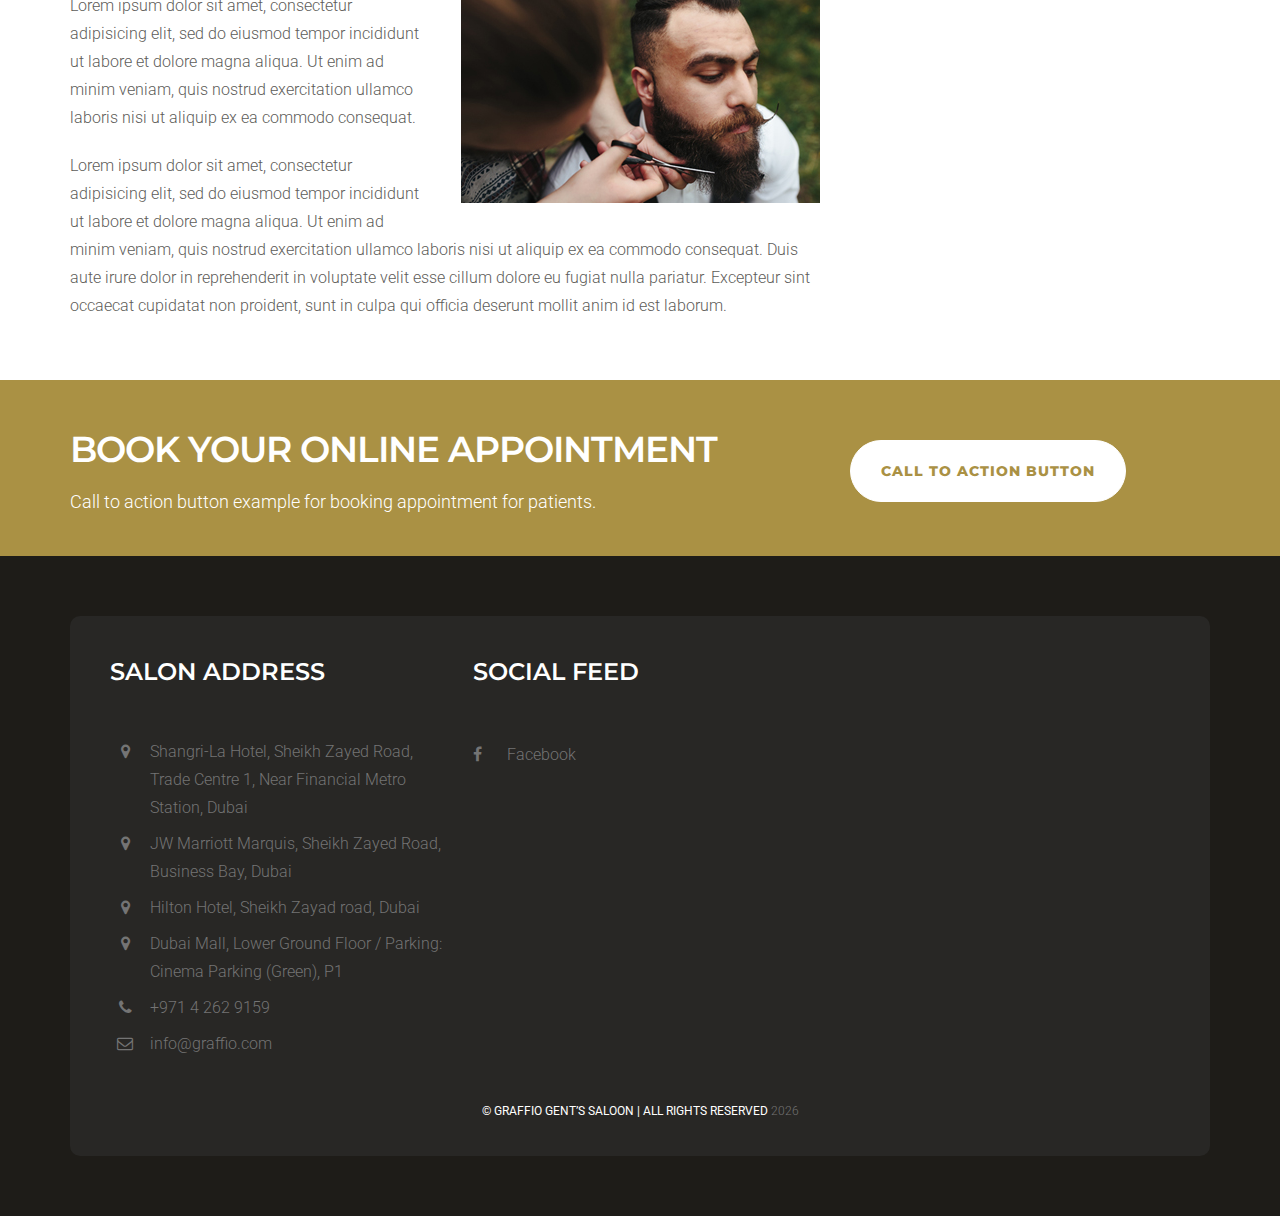
<file: service-detail.html>
<!DOCTYPE html>
<html lang="en">

<head>
    <meta charset="utf-8">
    <meta http-equiv="X-UA-Compatible" content="IE=edge">
    <meta name="viewport" content="width=device-width, initial-scale=1">
    <!-- The above 3 meta tags *must* come first in the head; any other head content must come *after* these tags -->
    <meta name="description" content="Hair salon templates for mens hair cut service provider.">
    <meta name="keywords" content="hair salon website templates free download, html5 template, free responsive website templates, website layout,html5 website templates, template for website design, beauty HTML5 templates, cosmetics website templates free download">
    <title>Graffio Gent’s Saloon</title>
    <!-- Bootstrap -->
    <link href="css/bootstrap.min.css" rel="stylesheet">
    <!-- Google Fonts -->
    <link href="https://fonts.googleapis.com/css?family=Roboto:300,300i,400,400i,500,500i,700,700i%7cMontserrat:300,300i,400,400i,500,500i,600,600i,700,700i" rel="stylesheet">
    <!-- Font Awesome -->
    <link href="css/font-awesome.min.css" rel="stylesheet">
    <!-- Style -->
    <link href="css/style.css" rel="stylesheet">
    <!-- Favicon -->
    <link rel="shortcut icon" href="images/logo-rs.png"/>
    <!-- HTML5 shim and Respond.js for IE8 support of HTML5 elements and media queries -->
    <!-- WARNING: Respond.js doesn't work if you view the page via file:// -->
    <!--[if lt IE 9]>
      <script src="https://oss.maxcdn.com/html5shiv/3.7.3/html5shiv.min.js"></script>
      <script src="https://oss.maxcdn.com/respond/1.4.2/respond.min.js"></script>
    <![endif]-->
</head>

<body>
    <div class="header">
        <div class="container">
            <div class="row">
                <div class="col-lg-4 col-md-4 col-sm-12 col-xs-12">
                    <a href="index.html"><img src="images/logo-rs.png" alt="" width="144" height="56"></a>
                </div>
                <div class="col-lg-8 col-md-4 col-sm-12 col-xs-12">
                      <div class="navigation">
                        <div id="navigation">
                            <ul>
                                <li class="active"><a href="index.html" title="Home">Home</a></li><li class="active"><a href="service-detail.html" title="Services">Services</a></li>
                                <li class="has-sub">
                                    <ul>
                                        <li><a href="blog-default.html" title="Blog">Blog Default</a></li>
                                        <li><a href="blog-single.html" title="Blog Single ">Blog Single</a></li>
                                    </ul>
                                </li><li class="active"><a href="gallery.html" title="Gallery">Photo Gallery</a></li>
                                <li><a href="https://www.fresha.com/graffio-gents-salon-hn6dj28l" title="Contact Us">SCHEDULE APPOINTMENT</a> </li>
                                <li><a href="about-us.html" title="About Us">About Us</a> </li>
                                <li> </li>
                            </ul>
                        </div>
                    </div>
                </div>
            </div>
        </div>
    </div>
    <div class="page-header">
        <div class="container">
            <div class="row">
                <div class="col-lg-12 col-md-12 col-sm-12 col-xs-12">
                    <div class="page-caption">
                        <h2 class="page-title">Service Single</h2>
                        <div class="page-breadcrumb">
                            <ol class="breadcrumb">
                                <li><a href="index.html">Home</a></li>
                                <li class="active">Service Single</li>
                            </ol>
                        </div>
                    </div>
                </div>
            </div>
        </div>
    </div>
    <div class="content">
        <div class="container">
            <div class="row">
                <div class="col-lg-8 col-md-8 col-sm-12 col-xs-12">
                    <h1>Hair Cutting</h1>
                    <img src="images/service-single.jpg" alt="" class="img-responsive mb30">
                    <p class="lead"> Hair Salon Website Templates for you Modern Beauty Salon Free Responsive Website Template comes complete with everything you need for your hair salon shop and business. Take a look for more <a href="https://easetemplate.com/downloads/category/free-website-template/">free responsive website templates</a>.</p>
                    <p>Vestibulum pellentesque gravida bibenduauris the sed dapibus justque sagittis erat sitamet lorem.</p>
                    <p>Lorem ipsum dolor sit amet, consectetur adipisicing elit, sed do eiusmod tempor incididunt ut labore et dolore magna aliqua. Ut enim ad minim veniam, quis nostrud exercitation ullamco laboris nisi ut aliquip ex ea commodo consequat. </p><img src="images/left-image.jpg" class="alignleft img-responsive" alt="">
                    <p>Etiam leo lectundit etest euonsequat congue dianas sapien orciplacerat vitae nibh necpretium elementum ligcongue neque a augue ultricieugiat lacus tincidunt. </p>
                    <p>Duis aute irure dolor in reprehenderit in voluptate velit esse cillum dolore eu fugiat nulla pariatur. Excepteur sint occaecat cupidatat non proident, sunt in culpa qui officia deserunt mollit anim id est laborum.</p>
                    <p>Maecenas sapien orci, placerat vitae nibhnpretium elementum ligulaenean congue neque ultriciet feugiat lacus tincidunnec ullamcorper.Excepteur sint occaecat cupidatat non proident, sunt in culpa qui officia deserunt mollit anim id est laborum.</p>
                    <img src="images/aligntright.jpg" class="alignright img-responsive" alt="">
                    <p>Lorem ipsum dolor sit amet, consectetur adipisicing elit, sed do eiusmod tempor incididunt ut labore et dolore magna aliqua. Ut enim ad minim veniam, quis nostrud exercitation ullamco laboris nisi ut aliquip ex ea commodo consequat. </p>
                    <p>Lorem ipsum dolor sit amet, consectetur adipisicing elit, sed do eiusmod tempor incididunt ut labore et dolore magna aliqua. Ut enim ad minim veniam, quis nostrud exercitation ullamco laboris nisi ut aliquip ex ea commodo consequat. Duis aute irure dolor in reprehenderit in voluptate velit esse cillum dolore eu fugiat nulla pariatur. Excepteur sint occaecat cupidatat non proident, sunt in culpa qui officia deserunt mollit anim id est laborum.</p>
                </div>
                <div class="col-lg-4 col-md-4 col-sm-12 col-xs-12">
                    <div class="sidenav">
                        <ul class="listnone">
                            <li> <a href="#">traditional cut</a></li>
                            <li> <a href="#">beard trim</a></li>
                            <li> <a href="#">mustache trim</a></li>
                            <li> <a href="#" class="active">hair cut</a></li>
                            <li> <a href="#">shaves</a></li>
                        </ul>
                    </div>
                    <div class="widget widget-call-to-action">
                        <h1 class="widget-title">Book Your Appointment</h1>
                        <p class="text-white">Call to action widget for booking appointment online.</p>
                        <a href="#" class="btn btn-primary btn-lg">Make Appointment</a>
                    </div>
                </div>
            </div>
        </div>
    </div>
    <div class="space-small bg-primary">
        <!-- call to action -->
        <div class="container">
            <div class="row">
                <div class="col-lg-8 col-sm-7 col-md-8 col-xs-12">
                    <h1 class="cta-title">Book your online appointment</h1>
                    <p class="cta-text"> Call to action button example for booking appointment for patients.</p>
                </div>
                <div class="col-lg-4 col-sm-5 col-md-4 col-xs-12">
                    <a href="#" class="btn btn-white btn-lg mt20">Call to action Button</a>
                </div>
            </div>
        </div>
    </div>
     <div class="footer">
        <!-- footer-->
        <div class="container">
            <div class="footer-block">
                <!-- footer block -->
                <div class="row">
                    <div class="col-lg-4 col-md-4 col-sm-6 col-xs-12">
                        <div class="footer-widget">
                            <h2 class="widget-title">Salon Address</h2>
                            <ul class="listnone contact">
                                <li><i class="fa fa-map-marker"></i> Shangri-La Hotel, Sheikh Zayed Road, Trade Centre 1, Near Financial Metro Station, Dubai</li>
                                <li><i class="fa fa-map-marker"></i> JW Marriott Marquis, Sheikh Zayed Road, Business Bay, Dubai  </li>
                                <li><i class="fa fa-map-marker"></i> Hilton Hotel, Sheikh Zayad road, Dubai</li>
                                <li><i class="fa fa-map-marker"></i> Dubai Mall, Lower Ground Floor / Parking: Cinema Parking (Green), P1</li>
                                <li><i class="fa fa-phone"></i> +971 4 262 9159</li>
                                <li><i class="fa fa-envelope-o"></i> info@graffio.com</li>
                            </ul>
                        </div>
                    </div>
                    <div class="col-lg-3 col-md-3 col-sm-6 col-xs-12">
                        <div class="footer-widget footer-social">
                            <!-- social block -->
                            <h2 class="widget-title">Social Feed</h2>
                            <ul class="listnone">
                                <li>
                                    <a href="https://www.facebook.com/Graffio-Salon-430935600352751/"> <i class="fa fa-facebook"></i> Facebook </a>
                                </li>
                            </ul>
                        </div>
                        <!-- /.social block -->
                    </div>
                </div>
                <div class="tiny-footer">
                    <!-- tiny footer block -->
                    <div class="row">
                        <div class="col-lg-12 col-md-12 col-sm-12 col-xs-12">
                            <div class="copyright-content">
                                
                                <strong><a class="flow-text" style="color: white" href="/">&copy; GRAFFIO GENT’S SALOON | ALL RIGHTS RESERVED</a></strong>
                                    <script>
                                        var date = new Date();
                                        var year = date.getFullYear();
                                        document.write(year);
                                    </script>
                            </div>
                        </div>
                    </div>
                </div>
                <!-- /.tiny footer block -->
            </div>
            <!-- /.footer block -->
        </div>
    </div>
    <!-- /.footer-->
    
    <!-- jQuery (necessary for Bootstrap's JavaScript plugins) -->
    <script src="js/jquery.min.js"></script>
    <!-- Include all compiled plugins (below), or include individual files as needed -->
    <script src="js/bootstrap.min.js"></script>
    <script src="js/menumaker.js"></script>
    <script src="js/jquery.sticky.js"></script>
    <script src="js/sticky-header.js"></script>
</body>

</html>
</file>
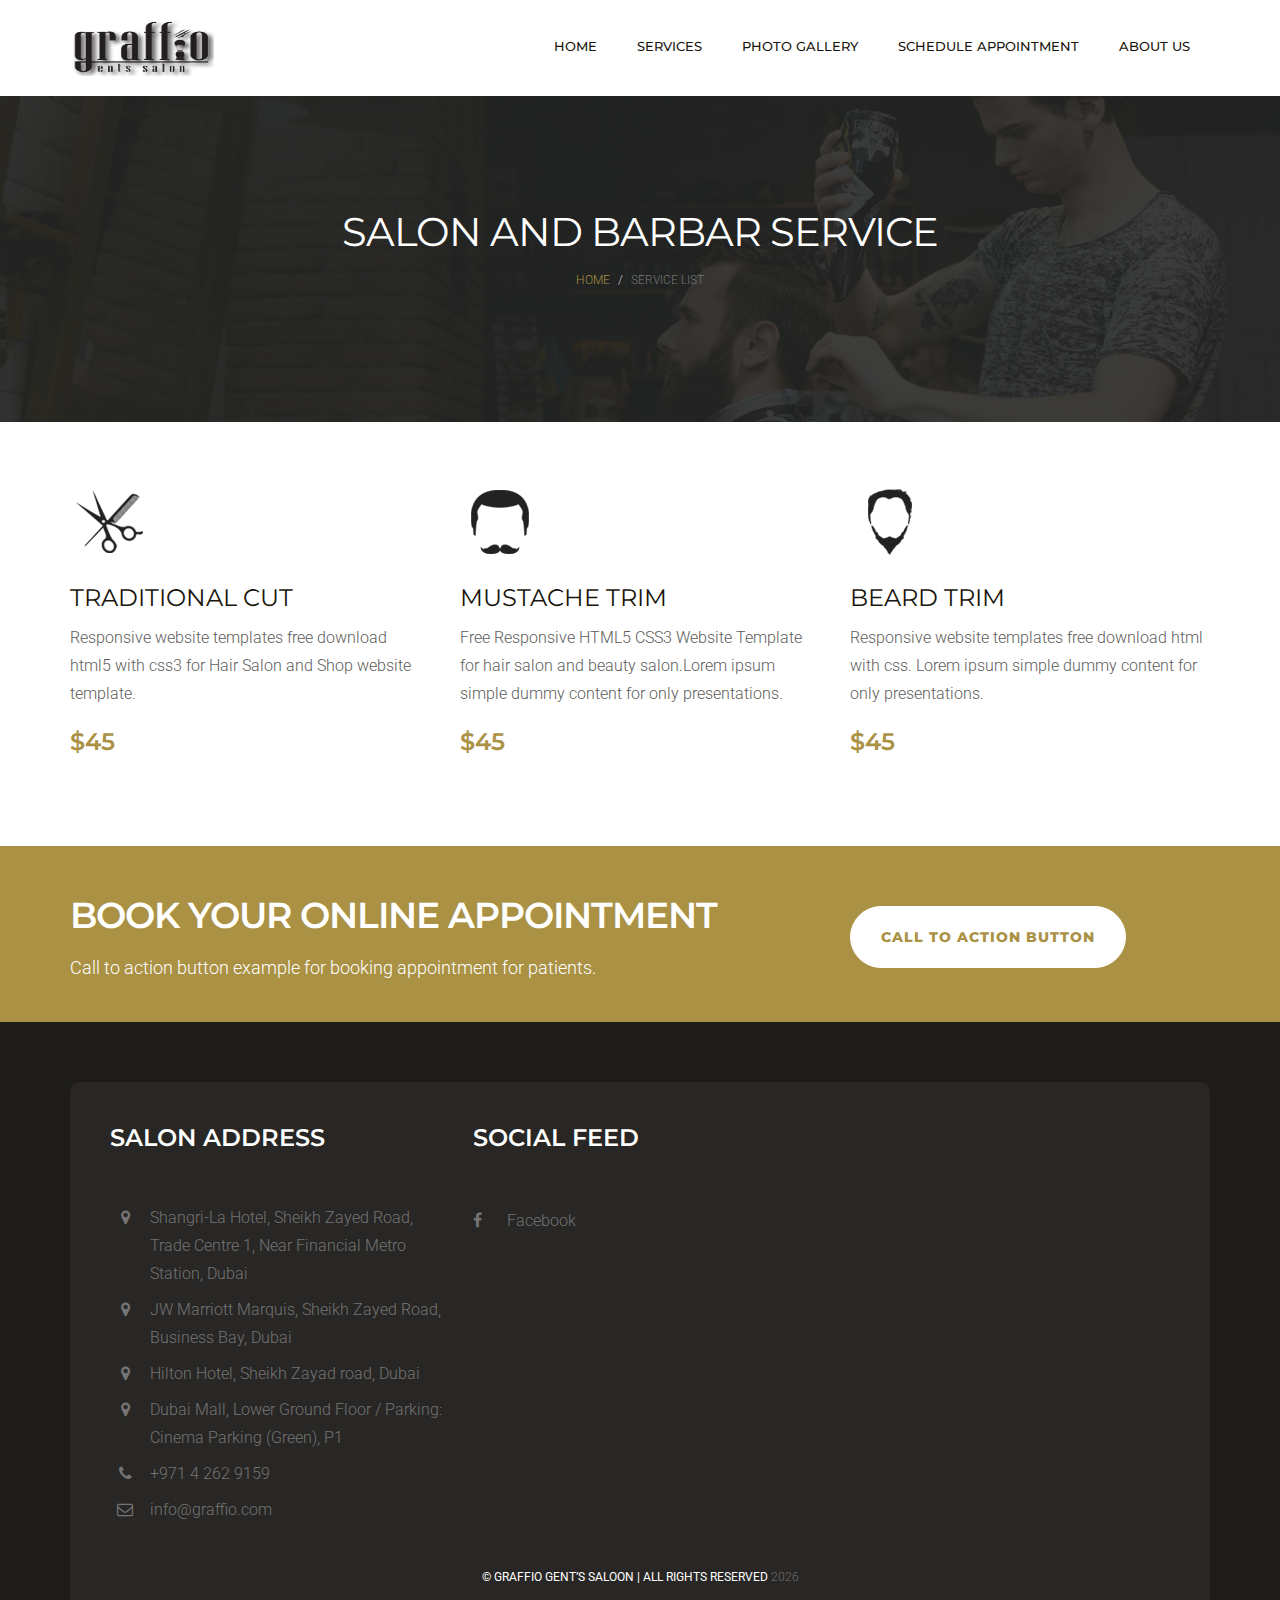
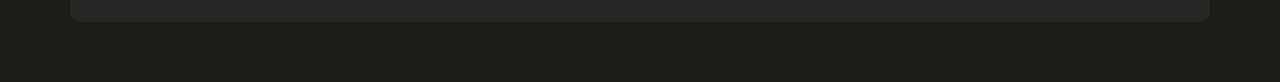
<file: service-list.html>
<!DOCTYPE html>
<html lang="en">

<head>
    <meta charset="utf-8">
    <meta http-equiv="X-UA-Compatible" content="IE=edge">
    <meta name="viewport" content="width=device-width, initial-scale=1">
    <!-- The above 3 meta tags *must* come first in the head; any other head content must come *after* these tags -->
    <meta name="description" content="Address is free physiotherapy website template that perfectly designed for therapy center, physical therapy program courses, physiotherapy clinic and physician.">
    <meta name="keywords" content="best free website templates, html5 template, free responsive website templates,website layout,html5 website templates,template for website design, medical HTML5 templates">
    <title>Graffio Gent’s Saloon</title>
    <!-- Bootstrap -->
    <link href="css/bootstrap.min.css" rel="stylesheet">
    <!-- Google Fonts -->
    <link href="https://fonts.googleapis.com/css?family=Roboto:300,300i,400,400i,500,500i,700,700i%7cMontserrat:300,300i,400,400i,500,500i,600,600i,700,700i" rel="stylesheet">
    <!-- Font Awesome -->
    <link href="css/font-awesome.min.css" rel="stylesheet">
    <!-- Style -->
    <link href="css/style.css" rel="stylesheet">
    <!-- Favicon -->
    <link rel="shortcut icon" href="images/logo-rs.png"/>
    <!-- HTML5 shim and Respond.js for IE8 support of HTML5 elements and media queries -->
    <!-- WARNING: Respond.js doesn't work if you view the page via file:// -->
    <!--[if lt IE 9]>
      <script src="https://oss.maxcdn.com/html5shiv/3.7.3/html5shiv.min.js"></script>
      <script src="https://oss.maxcdn.com/respond/1.4.2/respond.min.js"></script>
    <![endif]-->
</head>

<body>
    <div class="header">
        <div class="container">
            <div class="row">
                <div class="col-lg-4 col-md-4 col-sm-12 col-xs-12">
                    <a href="index.html"><img src="images/logo-rs.png" alt="" width="144" height="56"></a>
                </div>
                <div class="col-lg-8 col-md-4 col-sm-12 col-xs-12">
                    <div class="navigation">
                        <div id="navigation">
                            <ul>
                                <li class="active"><a href="index.html" title="Home">Home</a></li><li class="active"><a href="service-detail.html" title="Services">Services</a></li>
                                <li class="has-sub">
                                    <ul>
                                        <li><a href="blog-default.html" title="Blog">Blog Default</a></li>
                                        <li><a href="blog-single.html" title="Blog Single ">Blog Single</a></li>
                                    </ul>
                                </li><li class="active"><a href="gallery.html" title="Gallery">Photo Gallery</a></li>
                                <li><a href="https://www.fresha.com/graffio-gents-salon-hn6dj28l" title="Contact Us">SCHEDULE APPOINTMENT</a> </li>
                                <li><a href="about-us.html" title="About Us">About Us</a> </li>
                                <li> </li>
                            </ul>
                        </div>
                    </div>
                </div>
            </div>
        </div>
    </div>
    <div class="page-header"><!-- page header -->
        <div class="container">
            <div class="row">
                <div class="col-lg-12 col-md-12 col-sm-12 col-xs-12">
                    <div class="page-caption">
                        <h2 class="page-title">salon and barbar service</h2>
                        <div class="page-breadcrumb">
                            <ol class="breadcrumb">
                                <li><a href="index.html">Home</a></li>
                                <li class="active">service list</li>
                            </ol>
                        </div>
                    </div>
                </div>
            </div>
        </div>
    </div><!-- /.page header -->
    <div class="content">
        <div class="container">
            <div class="row">
                <div class="col-lg-4 col-md-4 col-sm-4 col-xs-12">
                    <div class="service-block">
                        <!-- service block -->
                        <div class="service-icon mb20">
                            <!-- service img -->
                            <img src="images/service-icon-1.png" alt=" "> </div>
                        <!-- service img -->
                        <div class="service-content">
                            <!-- service content -->
                            <h2><a href="#" class="title">traditional cut</a></h2>
                            <p>Responsive website templates free download html5 with css3 for Hair Salon and Shop website template.</p>
                            <div class="price ">$45</div>
                        </div>
                        <!-- service content -->
                    </div>
                    <!-- /.service block -->
                </div>
                <div class="col-lg-4 col-md-4 col-sm-4 col-xs-12">
                    <div class="service-block">
                        <!-- service block -->
                        <div class="service-icon mb20">
                            <!-- service img -->
                            <img src="images/service-icon-2.png" alt=""> </div>
                        <!-- service img -->
                        <div class="service-content">
                            <!-- service content -->
                            <h2><a href="#" class="title">MUSTACHE TRIM</a></h2>
                            <p>Free Responsive HTML5 CSS3 Website Template for hair salon and beauty salon.Lorem ipsum simple dummy content for only presentations.</p>
                            <div class="price">$45</div>
                        </div>
                        <!-- service content -->
                    </div>
                    <!-- /.service block -->
                </div>
                <div class="col-lg-4 col-md-4 col-sm-4 col-xs-12">
                    <div class="service-block">
                        <!-- service block -->
                        <div class="service-icon mb20">
                            <!-- service img -->
                            <img src="images/service-icon-3.png" alt=""> </div>
                        <!-- service img -->
                        <div class="service-content">
                            <!-- service content -->
                            <h2><a href="#"  class="title">BEARD TRIM</a></h2>
                            <p>Responsive website templates free download html with css. Lorem ipsum simple dummy content for only presentations.</p>
                            <div class="price ">$45</div>
                        </div>
                        <!-- service content -->
                    </div>
                    <!-- /.service block -->
                </div>
            </div>
        </div>
    </div>
    <div class="space-small bg-primary">
        <!-- call to action -->
        <div class="container">
            <div class="row">
                <div class="col-lg-8 col-sm-7 col-md-8 col-xs-12">
                    <h1 class="cta-title">Book your online appointment</h1>
                    <p class="cta-text"> Call to action button example for booking appointment for patients.</p>
                </div>
                <div class="col-lg-4 col-sm-5 col-md-4 col-xs-12">
                    <a href="#" class="btn btn-white btn-lg mt20">Call to action Button</a>
                </div>
            </div>
        </div>
    </div>
    <div class="footer">
        <!-- footer-->
        <div class="container">
            <div class="footer-block">
                <!-- footer block -->
                <div class="row">
                    <div class="col-lg-4 col-md-4 col-sm-6 col-xs-12">
                        <div class="footer-widget">
                            <h2 class="widget-title">Salon Address</h2>
                            <ul class="listnone contact">
                                <li><i class="fa fa-map-marker"></i> Shangri-La Hotel, Sheikh Zayed Road, Trade Centre 1, Near Financial Metro Station, Dubai</li>
                                <li><i class="fa fa-map-marker"></i> JW Marriott Marquis, Sheikh Zayed Road, Business Bay, Dubai  </li>
                                <li><i class="fa fa-map-marker"></i> Hilton Hotel, Sheikh Zayad road, Dubai</li>
                                <li><i class="fa fa-map-marker"></i> Dubai Mall, Lower Ground Floor / Parking: Cinema Parking (Green), P1</li>
                                <li><i class="fa fa-phone"></i> +971 4 262 9159</li>
                                <li><i class="fa fa-envelope-o"></i> info@graffio.com</li>
                            </ul>
                        </div>
                    </div>
                    <div class="col-lg-3 col-md-3 col-sm-6 col-xs-12">
                        <div class="footer-widget footer-social">
                            <!-- social block -->
                            <h2 class="widget-title">Social Feed</h2>
                            <ul class="listnone">
                                <li>
                                    <a href="https://www.facebook.com/Graffio-Salon-430935600352751/"> <i class="fa fa-facebook"></i> Facebook </a>
                                </li>
                            </ul>
                        </div>
                        <!-- /.social block -->
                    </div>
                </div>
                <div class="tiny-footer">
                    <!-- tiny footer block -->
                    <div class="row">
                        <div class="col-lg-12 col-md-12 col-sm-12 col-xs-12">
                            <div class="copyright-content">
                                
                                <strong><a class="flow-text" style="color: white" href="/">&copy; GRAFFIO GENT’S SALOON | ALL RIGHTS RESERVED</a></strong>
                                    <script>
                                        var date = new Date();
                                        var year = date.getFullYear();
                                        document.write(year);
                                    </script>
                            </div>
                        </div>
                    </div>
                </div>
                <!-- /.tiny footer block -->
            </div>
            <!-- /.footer block -->
        </div>
    </div>
    <!-- /.footer-->
    <!-- jQuery (necessary for Bootstrap's JavaScript plugins) -->
    <script src="js/jquery.min.js"></script>
    <!-- Include all compiled plugins (below), or include individual files as needed -->
    <script src="js/bootstrap.min.js"></script>
    <script src="js/menumaker.js"></script>
    <script src="js/jquery.sticky.js"></script>
    <script src="js/sticky-header.js"></script>
</body>

</html>
</file>
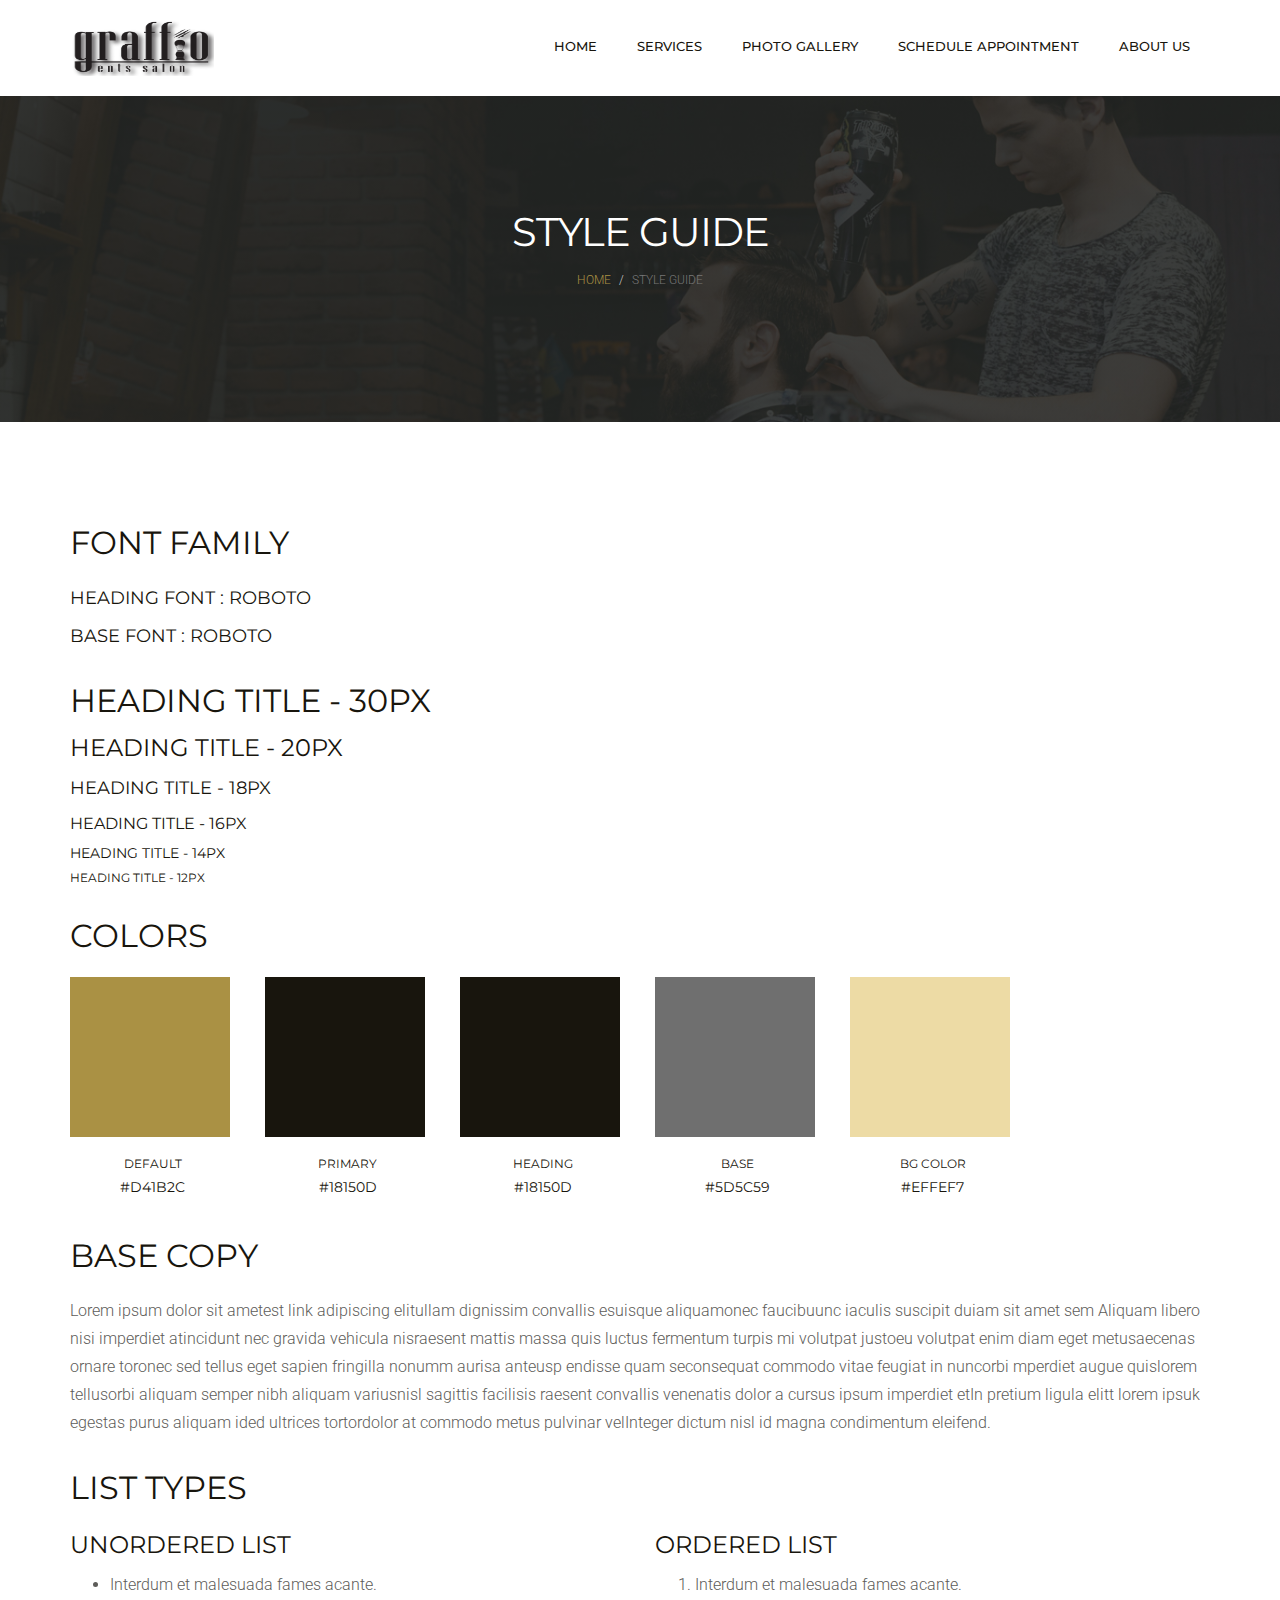
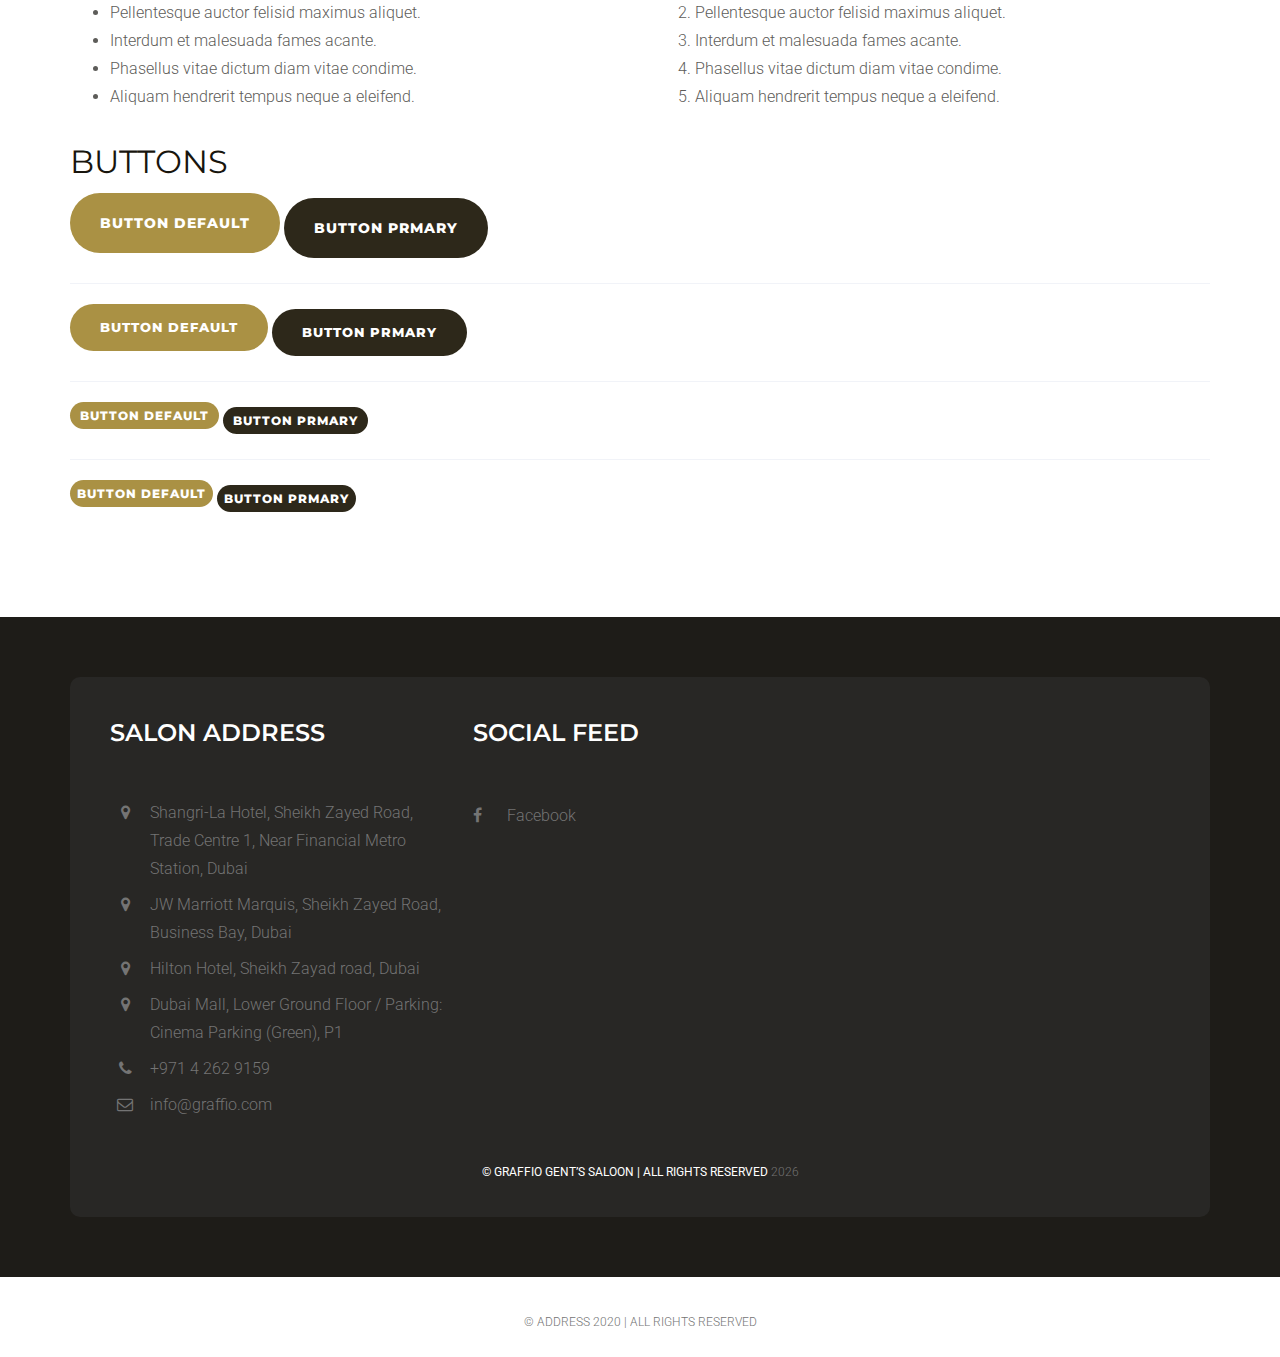
<file: styleguide.html>
<!DOCTYPE html>
<html lang="en">

<head>
    <meta charset="utf-8">
    <meta http-equiv="X-UA-Compatible" content="IE=edge">
    <meta name="viewport" content="width=device-width, initial-scale=1">
    <!-- The above 3 meta tags *must* come first in the head; any other head content must come *after* these tags -->
    <meta name="description" content="Hair salon templates for mens hair cut service provider.">
    <meta name="keywords" content="hair salon website templates free download, html5 template, free responsive website templates, website layout,html5 website templates, template for website design, beauty HTML5 templates, cosmetics website templates free download">
    <title>Graffio Gent’s Saloon</title>
    <!-- Bootstrap -->
    <link href="css/bootstrap.min.css" rel="stylesheet">
    <!-- Google Fonts -->
    <link href="https://fonts.googleapis.com/css?family=Roboto:300,300i,400,400i,500,500i,700,700i%7cMontserrat:300,300i,400,400i,500,500i,600,600i,700,700i" rel="stylesheet">
    <!-- Font Awesome -->
    <link href="css/font-awesome.min.css" rel="stylesheet">
    <!-- Style -->
    <link href="css/style.css" rel="stylesheet">
    <!-- Favicon -->
    <link rel="shortcut icon" href="images/logo-rs.png"/>
    <!-- HTML5 shim and Respond.js for IE8 support of HTML5 elements and media queries -->
    <!-- WARNING: Respond.js doesn't work if you view the page via file:// -->
    <!--[if lt IE 9]>
      <script src="https://oss.maxcdn.com/html5shiv/3.7.3/html5shiv.min.js"></script>
      <script src="https://oss.maxcdn.com/respond/1.4.2/respond.min.js"></script>
    <![endif]-->
</head>

<body>
    <div class="header">
        <div class="container">
            <div class="row">
                <div class="col-lg-4 col-md-4 col-sm-12 col-xs-12">
                    <a href="index.html"><img src="images/logo-rs.png" alt="" width="144" height="56"></a>
                </div>
                <div class="col-lg-8 col-md-4 col-sm-12 col-xs-12">
                      <div class="navigation">
                        <div id="navigation">
                            <ul>
                                <li class="active"><a href="index.html" title="Home">Home</a></li><li class="active"><a href="service-detail.html" title="Services">Services</a></li>
                                <li class="has-sub">
                                    <ul>
                                        <li><a href="blog-default.html" title="Blog">Blog Default</a></li>
                                        <li><a href="blog-single.html" title="Blog Single ">Blog Single</a></li>
                                    </ul>
                                </li><li class="active"><a href="gallery.html" title="Gallery">Photo Gallery</a></li>
                                <li><a href="https://www.fresha.com/graffio-gents-salon-hn6dj28l" title="Contact Us">SCHEDULE APPOINTMENT</a> </li>
                                <li><a href="about-us.html" title="About Us">About Us</a> </li>
                                <li> </li>
                            </ul>
                        </div>
                    </div>
                </div>
            </div>
        </div>
    </div>
    <div class="page-header">
        <div class="container">
            <div class="row">
                <div class="col-lg-12 col-md-12 col-sm-12 col-xs-12">
                    <div class="page-caption">
                        <h2 class="page-title">Style Guide</h2>
                        <div class="page-breadcrumb">
                            <ol class="breadcrumb">
                                <li><a href="index.html">Home</a></li>
                                <li class="active">Style Guide</li>
                            </ol>
                        </div>
                    </div>
                </div>
            </div>
        </div>
    </div>
    <div class="space-medium">
        <div class="container">
            <div class="row">
                <div class="col-lg-12 col-md-12 col-sm-12 col-xs-12">
                    <div class="mb30">
                        <h1 class="mb20">Font Family</h1>
                        <h3>Heading Font : Roboto</h3>
                        <h3>Base Font : Roboto </h3>
                        </div>
                      
      </div>
      <div class="col-lg-12 col-md-12 col-sm-12 col-xs-12">
                <div class="mb30">
                  <h1>Heading title    -    30px</h1>
                  <h2>Heading title    -    20px</h2>
                  <h3>Heading title    -    18px</h3>
                        <h4>Heading title   -    16px</h4>
                        <h5>Heading title    -    14px</h5>
                        <h6>Heading title    -    12px</h6>
                    </div>
                </div>
                <div class="col-lg-12 col-md-12 col-sm-12 col-xs-12">
                    <div class="mb30">
                        <h1 class="mb20">Colors</h1>
                        <div class="row">
                            <div class="col-lg-2 col-md-2 col-sm-4 col-xs-12 text-center">
                                <div class="box-default-color"> </div>
                                <div class="box-info">
                                    <h6 class="mt20">DEFAULT</h6>
                                    <h5>#d41b2c</h5>
                                </div>
                            </div>
                            <div class="col-lg-2 col-md-2 col-sm-4 col-xs-12 text-center">
                                <div class="box-primary-color"> </div>
                                <div class="box-info">
                                    <h6 class="mt20">PRIMARY</h6>
                                    <h5>#18150d</h5>
                                </div>
                            </div>
                            <div class="col-lg-2 col-md-2 col-sm-4 col-xs-12 text-center">
                                <div class="box-heading-color"></div>
                                <div class="box-info">
                                    <h6 class="mt20">HEADING</h6>
                                    <h5>#18150d</h5>
                                </div>
                            </div>
                            <div class="col-lg-2 col-md-2 col-sm-4 col-xs-12 text-center">
                                <div class="box-secondary-color"> </div>
                                <div class="box-info">
                                    <h6 class="mt20">BASE</h6>
                                    <h5>#5d5c59</h5>
                                </div>
                            </div>
                            <div class="col-lg-2 col-md-2 col-sm-4 col-xs-12 text-center">
                                <div class="box-bg-color"> </div>
                                <div class="box-info">
                                    <h6 class="mt20">BG COLOR</h6>
                                    <h5>#effef7</h5>
                                </div>
                            </div>
                            <div class="col-lg-2 col-md-2 col-sm-4 col-xs-12 text-center"></div>
                        </div>
                    </div>
                </div>
                <div class="col-lg-12 col-md-12 col-sm-12 col-xs-12">
                    <div class="mb30">
                        <h1 class="mb20">Base Copy</h1>
                        <p>Lorem ipsum dolor sit ametest link adipiscing elitullam dignissim convallis esuisque aliquamonec faucibuunc iaculis suscipit duiam sit amet sem Aliquam libero nisi imperdiet atincidunt nec gravida vehicula nisraesent mattis massa quis luctus fermentum turpis mi volutpat justoeu volutpat enim diam eget metusaecenas ornare toronec sed tellus eget sapien fringilla nonumm aurisa anteusp endisse quam seconsequat commodo vitae feugiat in nuncorbi mperdiet augue quislorem tellusorbi aliquam semper nibh aliquam variusnisl sagittis facilisis raesent convallis venenatis dolor a cursus ipsum imperdiet etIn pretium ligula elitt lorem ipsuk egestas purus aliquam ided ultrices tortordolor at commodo metus pulvinar velInteger dictum nisl id magna condimentum eleifend. </p>
                    </div>
                </div>
                <div class="col-lg-12 col-md-12 col-sm-12 col-xs-12">
                    <div class="mb30">
                        <h1 class="mb20">List Types</h1>
                        <div class="row">
                            <div class="col-lg-6 col-md-6 col-sm-6 col-xs-12">
                                <h2 class="mb10">Unordered List</h2>
                                <ul class="">
                                    <li>Interdum et malesuada fames acante.</li>
                                    <li>Pellentesque auctor felisid maximus aliquet.</li>
                                    <li>Interdum et malesuada fames acante.</li>
                                    <li>Phasellus vitae dictum diam vitae condime.</li>
                                    <li>Aliquam hendrerit tempus neque a eleifend. </li>
                                </ul>
                            </div>
                            <div class="col-lg-6 col-md-6 col-sm-6 col-xs-12">
                                <h2 class="mb10">Ordered List</h2>
                                <ol class="">
                                    <li>Interdum et malesuada fames acante.</li>
                                    <li>Pellentesque auctor felisid maximus aliquet.</li>
                                    <li>Interdum et malesuada fames acante.</li>
                                    <li>Phasellus vitae dictum diam vitae condime.</li>
                                    <li>Aliquam hendrerit tempus neque a eleifend. </li>
                                </ol>
                            </div>
                        </div>
                    </div>
                </div>
                <div class="col-lg-12 col-md-12 col-sm-12 col-xs-12">
                    <h1>Buttons</h1>
                    <div class="row">
                        <div class="col-lg-12 col-md-12 col-sm-12 col-xs-12">
                            <a href="#" class="btn btn-default btn-lg mb10">Button Default</a>
                            <a href="#" class="btn btn-primary btn-lg">Button Prmary</a>
                            <hr>
                            <a href="#" class="btn btn-default mb10">Button Default</a>
                            <a href="#" class="btn btn-primary">Button Prmary</a>
                            <hr>
                            <a href="#" class="btn btn-default btn-sm mb10">Button Default</a>
                            <a href="#" class="btn btn-primary btn-sm">Button Prmary</a>
                            <hr>
                            <a href="#" class="btn btn-default btn-xs mb10">Button Default</a>
                            <a href="#" class="btn btn-primary btn-xs">Button Prmary</a>
                        </div>
                    </div>
                </div>
            </div>
        </div>
    </div>
   <div class="footer">
        <!-- footer-->
        <div class="container">
            <div class="footer-block">
                <!-- footer block -->
                <div class="row">
                    <div class="col-lg-4 col-md-4 col-sm-6 col-xs-12">
                        <div class="footer-widget">
                            <h2 class="widget-title">Salon Address</h2>
                            <ul class="listnone contact">
                                <li><i class="fa fa-map-marker"></i> Shangri-La Hotel, Sheikh Zayed Road, Trade Centre 1, Near Financial Metro Station, Dubai</li>
                                <li><i class="fa fa-map-marker"></i> JW Marriott Marquis, Sheikh Zayed Road, Business Bay, Dubai  </li>
                                <li><i class="fa fa-map-marker"></i> Hilton Hotel, Sheikh Zayad road, Dubai</li>
                                <li><i class="fa fa-map-marker"></i> Dubai Mall, Lower Ground Floor / Parking: Cinema Parking (Green), P1</li>
                                <li><i class="fa fa-phone"></i> +971 4 262 9159</li>
                                <li><i class="fa fa-envelope-o"></i> info@graffio.com</li>
                            </ul>
                        </div>
                    </div>
                    <div class="col-lg-3 col-md-3 col-sm-6 col-xs-12">
                        <div class="footer-widget footer-social">
                            <!-- social block -->
                            <h2 class="widget-title">Social Feed</h2>
                            <ul class="listnone">
                                <li>
                                    <a href="https://www.facebook.com/Graffio-Salon-430935600352751/"> <i class="fa fa-facebook"></i> Facebook </a>
                                </li>
                            </ul>
                        </div>
                        <!-- /.social block -->
                    </div>
                </div>
                <div class="tiny-footer">
                    <!-- tiny footer block -->
                    <div class="row">
                        <div class="col-lg-12 col-md-12 col-sm-12 col-xs-12">
                            <div class="copyright-content">
                                
                                <strong><a class="flow-text" style="color: white" href="/">&copy; GRAFFIO GENT’S SALOON | ALL RIGHTS RESERVED</a></strong>
                                    <script>
                                        var date = new Date();
                                        var year = date.getFullYear();
                                        document.write(year);
                                    </script>
                            </div>
                        </div>
                    </div>
                </div>
                <!-- /.tiny footer block -->
            </div>
            <!-- /.footer block -->
        </div>
    </div>
    <!-- /.footer-->
    <div class="tiny-footer">
        <div class="container">
            <div class="row">
                <div class="col-lg-12 col-md-12 col-sm-12 col-xs-12">
                    <div class="copyright-content">
                        <p>© Address 2020 | all rights reserved</p>
                    </div>
                </div>
            </div>
        </div>
    </div>
    <!-- jQuery (necessary for Bootstrap's JavaScript plugins) -->
    <script src="js/jquery.min.js"></script>
    <!-- Include all compiled plugins (below), or include individual files as needed -->
    <script src="js/bootstrap.min.js"></script>
    <script src="js/menumaker.js"></script>
    <script src="js/jquery.sticky.js"></script>
    <script src="js/sticky-header.js"></script>
</body>

</html>
</file>
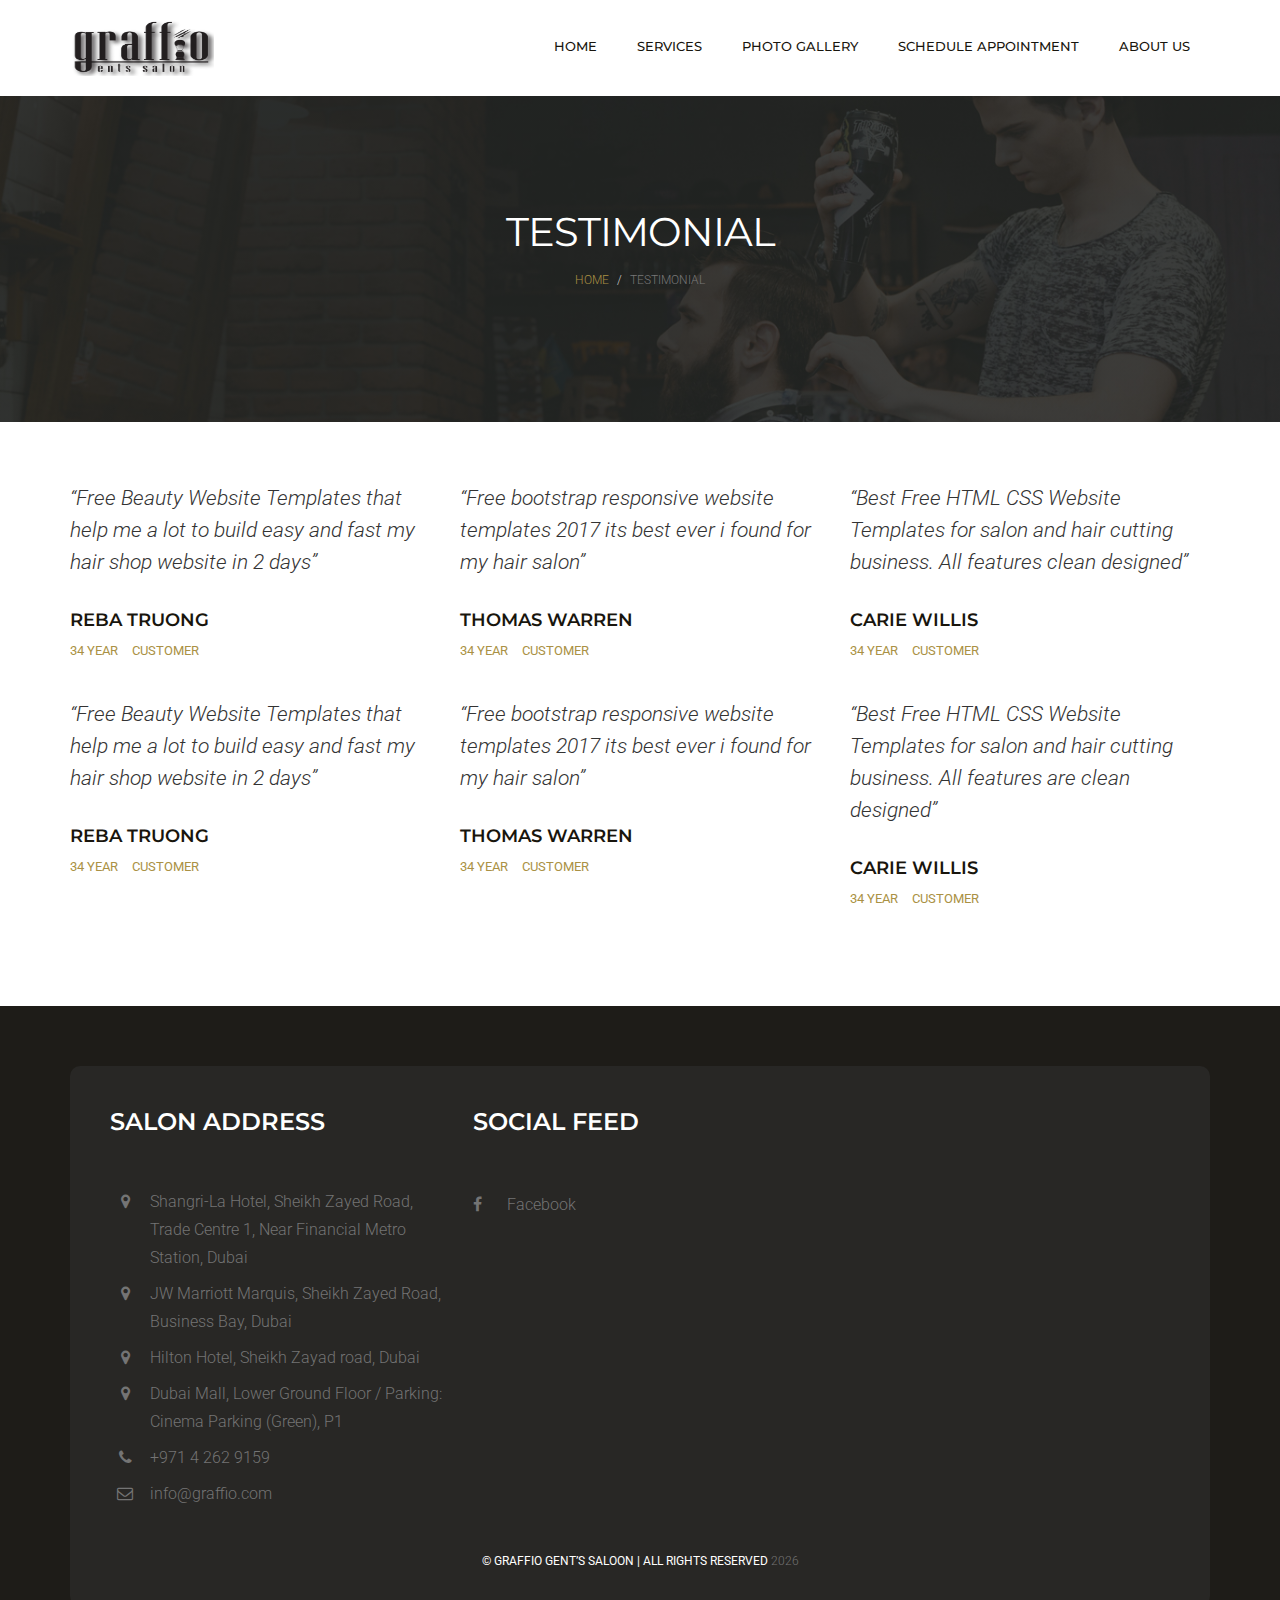
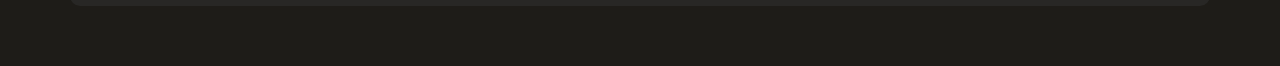
<file: testimonial.html>
<!DOCTYPE html>
<html lang="en">

<head>
    <meta charset="utf-8">
    <meta http-equiv="X-UA-Compatible" content="IE=edge">
    <meta name="viewport" content="width=device-width, initial-scale=1">
    <!-- The above 3 meta tags *must* come first in the head; any other head content must come *after* these tags -->
    <meta name="description" content="Hair salon templates for mens hair cut service provider.">
    <meta name="keywords" content="hair salon website templates free download, html5 template, free responsive website templates, website layout,html5 website templates, template for website design, beauty HTML5 templates, cosmetics website templates free download">
    <title>Graffio Gent’s Saloon</title>
    <!-- Bootstrap -->
    <link href="css/bootstrap.min.css" rel="stylesheet">
    <!-- Google Fonts -->
    <link href="https://fonts.googleapis.com/css?family=Roboto:300,300i,400,400i,500,500i,700,700i%7cMontserrat:300,300i,400,400i,500,500i,600,600i,700,700i" rel="stylesheet">
    <!-- Font Awesome -->
    <link href="css/font-awesome.min.css" rel="stylesheet">
    <!-- Style -->
    <link href="css/style.css" rel="stylesheet">
    <!-- Favicon -->
    <link rel="shortcut icon" href="images/logo-rs.png"/>
    <!-- HTML5 shim and Respond.js for IE8 support of HTML5 elements and media queries -->
    <!-- WARNING: Respond.js doesn't work if you view the page via file:// -->
    <!--[if lt IE 9]>
      <script src="https://oss.maxcdn.com/html5shiv/3.7.3/html5shiv.min.js"></script>
      <script src="https://oss.maxcdn.com/respond/1.4.2/respond.min.js"></script>
    <![endif]-->
</head>

<body>
    <div class="header">
        <div class="container">
            <div class="row">
                <div class="col-lg-4 col-md-4 col-sm-12 col-xs-12">
                    <a href="index.html"><img src="images/logo-rs.png" alt="" width="144" height="56"></a>
                </div>
                <div class="col-lg-8 col-md-4 col-sm-12 col-xs-12">
                      <div class="navigation">
                        <div id="navigation">
                            <ul>
                                <li class="active"><a href="index.html" title="Home">Home</a></li><li class="active"><a href="service-detail.html" title="Services">Services</a></li>
                                <li class="has-sub">
                                    <ul>
                                        <li><a href="blog-default.html" title="Blog">Blog Default</a></li>
                                        <li><a href="blog-single.html" title="Blog Single ">Blog Single</a></li>
                                    </ul>
                                </li><li class="active"><a href="gallery.html" title="Gallery">Photo Gallery</a></li>
                                <li><a href="https://www.fresha.com/graffio-gents-salon-hn6dj28l" title="Contact Us">SCHEDULE APPOINTMENT</a> </li>
                                <li><a href="about-us.html" title="About Us">About Us</a> </li>
                                <li> </li>
                            </ul>
                        </div>
                    </div>
                </div>
            </div>
        </div>
    </div>
    <div class="page-header">
        <div class="container">
            <div class="row">
                <div class="col-lg-12 col-md-12 col-sm-12 col-xs-12">
                    <div class="page-caption">
                        <h2 class="page-title">Testimonial</h2>
                        <div class="page-breadcrumb">
                            <ol class="breadcrumb">
                                <li><a href="index.html">Home</a></li>
                                <li class="active">Testimonial</li>
                            </ol>
                        </div>
                    </div>
                </div>
            </div>
        </div>
    </div>
    <div class="content">
        <div class="container">
            <div class="row">
                <div class="col-lg-4 col-md-4 col-sm-6 col-xs-12">
                    <div class="testimonial-block">
                        <!-- testimonial block -->
                        <div class="testimonial-content">
                            <p class="testimonial-text">“Free Beauty Website Templates that help me a lot to build easy and fast my hair shop website in 2 days”</p>
                        </div>
                        <div class="testimonial-info">
                            <h4 class="testimonial-name">Reba Truong</h4>
                            <span class="testimonial-meta">34 Year</span> <span class="testimonial-meta">Customer</span> </div>
                    </div>
                    <!--/. testimonial block -->
                </div>
                <div class="col-lg-4 col-md-4 col-sm-6 col-xs-12">
                    <div class="testimonial-block">
                        <!-- testimonial block -->
                        <div class="testimonial-content">
                            <p class="testimonial-text">“Free bootstrap responsive website templates 2017 its best ever i found for my hair salon”</p>
                        </div>
                        <div class="testimonial-info">
                            <h4 class="testimonial-name">Thomas Warren</h4>
                            <span class="testimonial-meta">34 Year</span> <span class="testimonial-meta ">Customer</span> </div>
                    </div>
                    <!--/. testimonial block -->
                </div>
                <div class="col-lg-4 col-md-4 col-sm-6 col-xs-12">
                    <div class="testimonial-block">
                        <!-- testimonial block -->
                        <div class="testimonial-content">
                            <p class="testimonial-text">“Best Free HTML CSS Website Templates for salon and hair cutting business. All features clean designed”</p>
                        </div>
                        <div class="testimonial-info">
                            <h4 class="testimonial-name">Carie Willis</h4>
                            <span class="testimonial-meta">34 Year</span> <span class="testimonial-meta">Customer</span> </div>
                    </div>
                    <!--/. testimonial block -->
                </div>
                <div class="col-lg-4 col-md-4 col-sm-6 col-xs-12">
                    <div class="testimonial-block">
                        <!-- testimonial block -->
                        <div class="testimonial-content">
                            <p class="testimonial-text">“Free Beauty Website Templates that help me a lot to build easy and fast my hair shop website in 2 days”</p>
                        </div>
                        <div class="testimonial-info">
                            <h4 class="testimonial-name">Reba Truong</h4>
                            <span class="testimonial-meta">34 Year</span> <span class="testimonial-meta">Customer</span> </div>
                    </div>
                    <!--/. testimonial block -->
                </div>
                <div class="col-lg-4 col-md-4 col-sm-6 col-xs-12">
                    <div class="testimonial-block">
                        <!-- testimonial block -->
                        <div class="testimonial-content">
                            <p class="testimonial-text">“Free bootstrap responsive website templates 2017 its best ever i found for my hair salon”</p>
                        </div>
                        <div class="testimonial-info">
                            <h4 class="testimonial-name">Thomas Warren</h4>
                            <span class="testimonial-meta">34 Year</span> <span class="testimonial-meta ">Customer</span> </div>
                    </div>
                    <!--/. testimonial block -->
                </div>
                <div class="col-lg-4 col-md-4 col-sm-6 col-xs-12">
                    <div class="testimonial-block">
                        <!-- testimonial block -->
                        <div class="testimonial-content">
                            <p class="testimonial-text">“Best Free HTML CSS Website Templates for salon and hair cutting business. All features are clean designed”</p>
                        </div>
                        <div class="testimonial-info">
                            <h4 class="testimonial-name">Carie Willis</h4>
                            <span class="testimonial-meta">34 Year</span> <span class="testimonial-meta">Customer</span> </div>
                    </div>
                    <!--/. testimonial block -->
                </div>
            </div>
        </div>
    </div>
    <div class="footer">
        <!-- footer-->
        <div class="container">
            <div class="footer-block">
                <!-- footer block -->
                <div class="row">
                    <div class="col-lg-4 col-md-4 col-sm-6 col-xs-12">
                        <div class="footer-widget">
                            <h2 class="widget-title">Salon Address</h2>
                            <ul class="listnone contact">
                                <li><i class="fa fa-map-marker"></i> Shangri-La Hotel, Sheikh Zayed Road, Trade Centre 1, Near Financial Metro Station, Dubai</li>
                                <li><i class="fa fa-map-marker"></i> JW Marriott Marquis, Sheikh Zayed Road, Business Bay, Dubai  </li>
                                <li><i class="fa fa-map-marker"></i> Hilton Hotel, Sheikh Zayad road, Dubai</li>
                                <li><i class="fa fa-map-marker"></i> Dubai Mall, Lower Ground Floor / Parking: Cinema Parking (Green), P1</li>
                                <li><i class="fa fa-phone"></i> +971 4 262 9159</li>
                                <li><i class="fa fa-envelope-o"></i> info@graffio.com</li>
                            </ul>
                        </div>
                    </div>
                    <div class="col-lg-3 col-md-3 col-sm-6 col-xs-12">
                        <div class="footer-widget footer-social">
                            <!-- social block -->
                            <h2 class="widget-title">Social Feed</h2>
                            <ul class="listnone">
                                <li>
                                    <a href="https://www.facebook.com/Graffio-Salon-430935600352751/"> <i class="fa fa-facebook"></i> Facebook </a>
                                </li>
                            </ul>
                        </div>
                        <!-- /.social block -->
                    </div>
                </div>
                <div class="tiny-footer">
                    <!-- tiny footer block -->
                    <div class="row">
                        <div class="col-lg-12 col-md-12 col-sm-12 col-xs-12">
                            <div class="copyright-content">
                                
                                <strong><a class="flow-text" style="color: white" href="/">&copy; GRAFFIO GENT’S SALOON | ALL RIGHTS RESERVED</a></strong>
                                    <script>
                                        var date = new Date();
                                        var year = date.getFullYear();
                                        document.write(year);
                                    </script>
                            </div>
                        </div>
                    </div>
                </div>
                <!-- /.tiny footer block -->
            </div>
            <!-- /.footer block -->
        </div>
    </div>
    <!-- /.footer-->
    <!-- jQuery (necessary for Bootstrap's JavaScript plugins) -->
    <script src="js/jquery.min.js"></script>
    <!-- Include all compiled plugins (below), or include individual files as needed -->
    <script src="js/bootstrap.min.js"></script>
    <script src="js/menumaker.js"></script>
    <script src="js/jquery.sticky.js"></script>
    <script src="js/sticky-header.js"></script>
</body>

</html>
</file>
<file: css/style.css>
@charset "UTF-8";

/* CSS Document */

/*------------------------------------------------------------------

Template Name:      Hair Salon Website Templates Free Download
Version:            1.0.0
Created Date:       30/03/2017 
Author:             Jitu Chauhan 

------------------------------------------------------------------
[CSS Table of contents]

1.  Body / Typography 
2.  Form Elements
3.  Buttons
4.  General / Elements
        4.1 Section space
        4.2 Margin space
        4.3 Padding space
        4.4 Background color
        4.5 Features
        4.7 Call to actions
        4.8 Img hover effect
        4.9 Icon
        -----------------------
5. Header / Navigations
        5.1 Header Regular
        5.2 Header Transparent
        5.3 Navigation Regular
        5.4 Page Header

        -----------------------
6. Slider
        6.1 Slider
        -----------------------
7. Content
8. Footers
9. Pages
    9.1  Service
    9.2  Service Single / sidebar with sidenav
    9.3  Testimonial
    9.4  Contact us
    9.5  Styleguide
    ------------------------------------
10.Blog
    10.1 Blog Default
    10.2 Blog Single
    ------------------------------------
11.Sidebar
    11.1 Widget
    ------------------------------------

13. Media Queries

------------------------------------------------------------------*/

/*-----------------------------------
    1. Body / Typography 
-----------------------------------*/

body { font-size: 16px;
    background-color: #fff;
    color: #5d5c59;
    font-family: 'Roboto', sans-serif;
    line-height: 28px;
    font-weight: 300; }
h1, h2, h3, h4, h5, h6 { margin: 0; padding: 0; margin-bottom: 10px; color: #18150d; font-weight: 400; 
    font-family: 'Montserrat', sans-serif; text-transform: uppercase; -webkit-font-smoothing: antialiased; text-rendering: optimizeLegibility; }
h1 { font-size: 32px; line-height: 42px; }
h2 { font-size: 24px; line-height: 32px; }
h3 { font-size: 18px; line-height: 28px; }
h4 { font-size: 16px; line-height: 24px; margin-bottom: 10px; }
h5 { font-size: 14px; }
h6 { font-size: 12px; }
p { margin: 0 0 20px; }
p:last-child { margin-bottom: 0px; }
ul, ol { margin: 0; }
ul li, ol li { }
a { color: #aa9144; text-decoration: none; -webkit-transition: all 0.3s; -moz-transition: all 0.3s; transition: all 0.3s; }
a:focus, a:hover { text-decoration: none; color: #8e7424; }
 
b, strong {
    font-weight: 400;
}
.listnone { list-style: none; padding: 0px; }
.lead { font-size: 21px; color: #3c3c3c; font-weight: 400; }
.italic { font-style: italic; }
.small-text { color: #b4b1ac; font-size: 12px; }
.text-caps { text-transform: uppercase; letter-spacing: 2px; }
::selection { background: #ffecb3; color: #333; }
h3 small { font-weight: 400; line-height: 1; color: #aa9144; font-size: 14px; }
 
hr { margin-top: 20px; margin-bottom: 20px; border: 0; border-top: 1px solid #f1f3f8; }
blockquote { padding: 10px 20px; margin: 0px; font-size: 21px; line-height: 32px; color: #3c3c3c; font-style: italic; border-left: 5px solid #aa9144; }

/*-------------- align ------------*/

/* =WordPress Core
-------------------------------------------------------------- */

.alignnone { margin: 5px 20px 20px 0; }
.aligncenter, div.aligncenter { display: block; margin: 5px auto 5px auto; }
.alignright { float: right; margin: 0px 0 30px 30px;  }
.alignleft { float: left; margin: 0px 30px 0px 0;   }
a img.alignright { float: right; margin: 0px 0 30px 30px; }
a img.alignnone { margin: 5px 20px 20px 0; }
a img.alignleft { float: left; margin: 5px 20px 20px 0; }
a img.aligncenter { display: block; margin-left: auto; margin-right: auto; }
.wp-caption { background: #fff; border: 1px solid #f0f0f0; max-width: 96%;    /* Image does not overflow the content area */ padding: 5px 3px 10px; text-align: center; }
.wp-caption.alignnone { margin: 5px 20px 20px 0; }
.wp-caption.alignleft { margin: 5px 20px 20px 0; }
.wp-caption.alignright { margin: 5px 0 20px 20px; }
.wp-caption img { border: 0 none; height: auto; margin: 0; max-width: 98.5%; padding: 0; width: auto; }
.wp-caption p.wp-caption-text { font-size: 11px; line-height: 17px; margin: 0; padding: 0 4px 5px; }

/*-----------------------------------
    2. Form css 
-----------------------------------*/
label { }
.control-label { color: #474747; font-weight: 700; font-size: 12px; text-transform: uppercase; }
.form-control { width: 100%; height: 50px; padding: 6px 12px; 
    font-size: 16px; line-height: 1.42857143; color: #333; background-color: #fff; border: 1px solid #dcd9d3; 
    background-image: none; border-radius: 10px; -webkit-box-shadow: inset 0 0px 0px rgba(255, 255, 255, .075); 
    box-shadow: inset 3px 3px 3px rgba(255, 255, 255, .075); margin-bottom: 15px; }
.form-control:focus { border-color: #bab6ae;
    outline: 0;
    -webkit-box-shadow: inset 0 1px 1px rgba(255, 255, 255, .075), 0 0 8px rgba(255, 255, 255, .6);
    box-shadow: inset 0 3px 3px rgba(255, 255, 255, .075), 0 0 8px rgba(235, 237, 238, .6);
    background-color: #fffefd; }
.textarea.form-control { background-color: #f6f8f9; height: auto; }
.required { }
.form-news-letter .form-control { float: left; width: 75%; margin-right: 10px; }
.form-group { margin-bottom: 10px; }
.get-in-touch { }
.get-in-touch .form-control { margin-bottom: 10px; }

/*-----------------------------------
    3. Buttons 
-----------------------------------*/
.btn { display: inline-block; padding: 14px 30px; margin-bottom: 0; font-size: 13px; font-weight: 800; 
    letter-spacing: 1px; line-height: 1.42857143; text-align: center; border: none; 
    text-transform: uppercase; border-radius: 100px;font-family: 'Montserrat', sans-serif; -webkit-font-smoothing: antialiased; text-rendering: optimizeLegibility;}
.btn-default { color: #fff; background-color: #aa9144; }
.btn-default:hover { color: #fff; background-color: #8e7424; border-color: #8e7424; }
.btn-default.focus, .btn-default:focus { color: #fff; background-color: #8e7424; border-color: #8e7424; }
.btn-primary { background-color: #2d281a; color: #fff; }
.btn-primary:hover { background-color: #18150d; color: #fff; }
.btn-primary.focus, .btn-primary:focus { }
.btn-white { color: #aa9144; background-color: #fff; border: 1px solid #fff; }
.btn-white:hover { background-color: #8e7424; border-color: #8e7424; color: #fff; }
.btn-white.focus, .btn-white:focus { background-color: #8e7424; border-color: #8e7424; color: #fff; }
.btn-link { color: #98989c; text-transform: uppercase; font-size: 12px; font-weight: 700; letter-spacing: 2px; border-bottom: 1px solid #98989c; padding-bottom: 2px; }
.btn-link:hover { color: #aa9144; font-weight: 700; text-decoration: none; border-bottom: 1px solid #aa9144; }
.btn-lg { font-size: 14px; padding: 20px 30px; }
.btn-sm { font-size: 12px; padding: 5px 10px; }
.btn-xs { font-size: 12px; padding: 5px 7px; }

/*-----------------------------------
    4. General / Elements 
-----------------------------------*/

/*----------------------- 
    4.1 Section space :
-------------------------*/

/*Note: Section space help to create top bottom space;*/

.space-small { padding-top: 40px; padding-bottom: 40px; }
.space-medium { padding-top: 100px; padding-bottom: 100px; }
.space-large { padding-top: 120px; padding-bottom: 120px; }
.space-ex-large { padding-top: 140px; padding-bottom: 140px; }

/*----------------------
   4.2 Margin Space
-----------------------*/
.mb0 { margin-bottom: 0px; }
.mb10 { margin-bottom: 10px; }
.mb20 { margin-bottom: 20px; }
.mb30 { margin-bottom: 30px; }
.mb35 { margin-bottom: 35px; }
.mb40 { margin-bottom: 40px; }
.mb60 { margin-bottom: 60px; }
.mb80 { margin-bottom: 80px; }
.mb100 { margin-bottom: 100px; }
.mt0 { margin-top: 0px; }
.mt10 { margin-top: 10px; }
.mt20 { margin-top: 20px; }
.mt30 { margin-top: 30px; }
.mt40 { margin-top: 40px; }
.mt60 { margin-top: 60px; }
.mt70 { margin-top: 70px; }
.mt80 { margin-top: 80px; }
.mt100 { margin-top: 100px; }

/*----- less margin space from top --*/
.mt-20 { margin-top: -20px; }
.mt-40 { margin-top: -40px; }
.mt-60 { margin-top: -60px; }
.mt-80 { margin-top: -80px; }

/*-----------------------
   4.3 Padding space
-------------------------*/
.nopadding { padding: 0px; }
.nopr { padding-right: 0px; }
.nopl { padding-left: 0px; }
.pinside10 { padding: 10px; }
.pinside20 { padding: 20px; }
.pinside30 { padding: 30px; }
.pinside40 { padding: 40px; }
.pinside50 { padding: 50px; }
.pinside60 { padding: 60px; }
.pinside80 { padding: 80px; }
.pinside130 { padding: 130px; }
.pdt10 { padding-top: 10px; }
.pdt20 { padding-top: 20px; }
.pdt30 { padding-top: 30px; }
.pdt40 { padding-top: 40px; }
.pdt60 { padding-top: 60px; }
.pdt80 { padding-top: 80px; }
.pdb10 { padding-bottom: 10px; }
.pdb20 { padding-bottom: 20px; }
.pdb30 { padding-bottom: 30px; }
.pdb40 { padding-bottom: 40px; }
.pdb60 { padding-bottom: 60px; }
.pdb80 { padding-bottom: 80px; }
.pdl10 { padding-left: 10px; }
.pdl20 { padding-left: 20px; }
.pdl30 { padding-left: 30px; }
.pdl40 { padding-left: 40px; }
.pdl60 { padding-left: 60px; }
.pdl80 { padding-left: 80px; }
.pdr10 { padding-right: 10px; }
.pdr20 { padding-right: 20px; }
.pdr30 { padding-right: 30px; }
.pdr40 { padding-right: 40px; }
.pdr60 { padding-right: 60px; }
.pdr80 { padding-right: 80px; }

/*--------------------------------
4.4 Background & Block color 
----------------------------------*/
.bg-light { background-color: #f4f1ec; }
.bg-primary { background-color: #aa9144; }
.bg-default { background-color: #f4f1ec; }
.bg-white { background-color: #fff; }
.outline { border: 1px solid #e5e7ec; }
.section-title { }
.title { color: #18150d; }
.small-title{color: #84837f; font-size: 13px; letter-spacing: 1px; margin-bottom: 20px;}
.text-white { color: #fff; }
.primary-sidebar { }
.secondary-sidebar { }
.well-block{background-color: #fff;padding: 40px;}

/*--------------------------------
4.5 Features Block 
----------------------------------*/
.feature { }
.feature-icon { margin-bottom: 20px; }
.feature-left { }
.feature-left .feature-icon { float: left; }
.feature-left .feature-content { padding-left: 80px; }
.feature-center { }
.feature-center .feature-icon { }
.feature-center .feature-content { }
.feature-inner { }
.feature-outline { }
.thumbnail-block { }
.thumbnail-img { }
.thumbnail-content { }
.thumbnail-inner { }
.thumbnail-outline { }

/*----------------- video ---------------*/
.video-section { position: relative; }
.video-img { position: relative; }
.video-img img { width: 100%; }
.video-action { position: absolute; top: 40%; left: 47%; }

/*--------------------------------
4.6 Bullet 
----------------------------------*/
.bullet { position: relative; padding-left: 15px; color: #78807e; line-height: 32px; }
.bullet-double-right li:before { font-family: FontAwesome; display: block; position: absolute; left: 0; width: 13px; font-size: 14px; color: #78807e; content: "\f101"; }

/*--------------------------------
4.7 Call to actions 
----------------------------------*/
.cta-block { }
.cta-title { font-size: 32px; font-weight: 700; letter-spacing: -1px; color: #fff; margin-bottom: 10px; }
.cta-text { font-size: 18px; color: #a2fed4; }
.cta-content { }
.cta-call, .cta-mail { }


.cta-section { 
    padding-top: 140px; padding-bottom: 140px; 
    background: linear-gradient(rgba(30, 28, 24, 0.8), rgba(30, 28, 24, 0.8)), rgba(30, 28, 24, 0.8) url(../images/post-img-3.jpg) no-repeat center; background-size: cover; }
.cta-caption {  }
.cta-title { font-size: 36px; color: #fff; line-height: 58px; font-weight: 600; margin-bottom: 10px; letter-spacing: -1px; }
.cta-text { font-size: 18px; color: #fff; margin-bottom: 30px; }

/*--------------------------------
4.8 Image Hover Effect 
----------------------------------*/
.imghover { display: block; position: relative; max-width: 100%; }
.imghover::before, .imghover::after { display: block; position: absolute; content: ""; text-align: center; opacity: 0; }
.imghover::before { top: 0; right: 0; bottom: 0; left: 0; }
.imghover::after { top: 50%; left: 50%; width: 50px; height: 50px; line-height: 50px; margin: -25px 0 0 -25px; content: "\f2a8"; font-family: "FontAwesome"; font-size: 36px; }
.imghover:hover::before, .imghover:hover::after { opacity: 1; }
.imghover:hover::before { background: rgba(212, 27, 44, .55); }
.imghover:hover::after { color: #FFFFFF; }
[class^='imghvr-'], [class*=' imghvr-'] { background: rgba(211, 0, 80, .55); }

/*--------------------------------
4.9 Icon 
----------------------------------*/
.icon { }
.icon-1x { font-size: 18px; }

/* default icon size of font*/
.icon-2x { font-size: 38px; }
.icon-4x { font-size: 65px; }
.icon-6x { font-size: 88px; }
.icon-8x { font-size: 108px; }
.icon-default { color: #aa9144; }
.icon-primary { color: #474954; }
.icon-secondary { color: #fff; }
.icon-white { color: #fff; }

/*--------------------------------
5 Header / Navigations 
----------------------------------*/

/*--------------------
    5.1 Header Regular 
   ----------------------*/

.logo { }
.header { background-color: #fff; z-index: 9999; position: relative; padding-top: 20px; padding-bottom: 20px; }
.top-text { text-align: right; }
.top-text .text-block { padding-left: 20px; color: #fff; line-height: 18px; }
.call-block { }
.call-no { }
.mail-block { }
.mail-text { }
.time-block { }
.time-text { }
.call-block, .mail-block, .time-block { }

/*--------------------------
    5.2 Navigations Regular
   ----------------------------*/
.hero-section { padding-top: 135px; padding-bottom: 135px; background: linear-gradient(rgba(36, 39, 38, 0.5), rgba(36, 39, 38, 0.5)), rgba(36, 39, 38, 0.5) url(../images/COVER.jpg) no-repeat center; background-size: cover; }
.hero-caption { padding-top: 100px; padding-bottom: 100px; }
.hero-title { font-size: 46px; color: #fff; line-height: 58px; font-weight: 600; margin-bottom: 30px; letter-spacing: -1px; }
.hero-text { font-size: 18px; color: #fff; margin-bottom: 30px; }
.navigation { float: right; }
.is-sticky .header {border-bottom: 1px solid #eae7e2;}
#navigation, #navigation ul, #navigation ul li, #navigation ul li a, #navigation #menu-button { margin: 0; padding: 0; border: 0; list-style: none; line-height: 1; display: block; position: relative; -webkit-box-sizing: border-box; -moz-box-sizing: border-box; box-sizing: border-box; }
#navigation:after, #navigation > ul:after { content: "."; display: block; clear: both; visibility: hidden; line-height: 0; height: 0; }
#navigation #menu-button { display: none; }
#navigation { font-family: 'Montserrat', sans-serif; -webkit-font-smoothing: antialiased; text-rendering: optimizeLegibility;}
#navigation > ul > li { float: left; }
#navigation.align-center > ul { font-size: 0; text-align: center; }
#navigation.align-center > ul > li { display: inline-block; float: none; }
#navigation.align-center ul ul { text-align: left; }
#navigation.align-right > ul > li { float: right; }
#navigation > ul > li > a { padding: 20px; font-size: 13px; color: #18150d; text-decoration: none; font-weight: 500; text-transform: uppercase; }
#navigation > ul > li:hover > a { color: #ffffff; background-color: #aa9144; }
#navigation > ul > li.has-sub > a { padding-right: 32px; }

/*#navigation > ul > li.has-sub > a:after {
 position: absolute;
 top: 22px;
 right: 11px;
 width: 8px;
 height: 2px;
 display: block;
 background: #dddddd;
 content: '';
}*/
#navigation > ul > li.has-sub > a:before { position: absolute; right: 14px; font-family: FontAwesome; content: "\f107"; -webkit-transition: all .25s ease; -moz-transition: all .25s ease; -ms-transition: all .25s ease; -o-transition: all .25s ease; transition: all .25s ease; }

/*#navigation > ul > li.has-sub:hover > a:before {
 top: 23px;
 height: 0;
}*/
#navigation ul ul { position: absolute; left: -9999px; }
#navigation.align-right ul ul { text-align: right; }
#navigation ul ul li { height: 0; -webkit-transition: all .25s ease; -moz-transition: all .25s ease; -ms-transition: all .25s ease; -o-transition: all .25s ease; transition: all .25s ease; }
#navigation li:hover > ul { left: auto; }
#navigation.align-right li:hover > ul { left: auto; right: 0; }
#navigation li:hover > ul > li { height: 46px; }
#navigation ul ul ul { margin-left: 100%; top: 0; }
#navigation.align-right ul ul ul { margin-left: 0; margin-right: 100%; }
#navigation ul ul li a { padding: 16px; width: 170px; font-size: 13px; text-decoration: none; color: #fff; font-weight: 500; background: #aa9144; text-transform: uppercase; border-bottom: 1px solid #987e2e; }
#navigation ul ul li:last-child > a, #navigation ul ul li.last-item > a { border-bottom: 0; }
#navigation ul ul li:hover > a, #navigation ul ul li a:hover { color: #ffffff; background-color: #aa9144; }
#navigation ul ul li.has-sub > a:after { position: absolute; top: 16px; right: 11px; width: 8px; height: 2px; display: block; background: #dddddd; content: ''; }
#navigation.align-right ul ul li.has-sub > a:after { right: auto; left: 11px; }
#navigation ul ul li.has-sub > a:before { position: absolute; top: 13px; right: 14px; display: block; width: 2px; height: 8px; background: #dddddd; content: ''; -webkit-transition: all .25s ease; -moz-transition: all .25s ease; -ms-transition: all .25s ease; -o-transition: all .25s ease; transition: all .25s ease; }
#navigation.align-right ul ul li.has-sub > a:before { right: auto; left: 14px; }
#navigation ul ul > li.has-sub:hover > a:before { top: 17px; height: 0; }
#navigation.small-screen { width: 100%; }
#navigation.small-screen ul { width: 100%; display: none; }
#navigation.small-screen.align-center > ul { text-align: left; }
#navigation.small-screen ul li { width: 100%; border-top: 1px solid #474747; }
#navigation.small-screen ul ul li, #navigation.small-screen li:hover > ul > li { height: auto; }
#navigation.small-screen ul li a, #navigation.small-screen ul ul li a { width: 100%; border-bottom: 0; padding: 20px 15px; }
#navigation.small-screen > ul > li { float: none; }
#navigation.small-screen ul ul li a { padding-left: 25px; }
#navigation.small-screen ul ul ul li a { padding-left: 35px; }
#navigation.small-screen ul ul li a { color: #474747; background: none; }
#navigation.small-screen ul ul li:hover > a, #navigation.small-screen ul ul li.active > a { color: #474747; }
#navigation.small-screen ul ul, #navigation.small-screen ul ul ul, #navigation.small-screen.align-right ul ul { position: relative; left: 0; width: 100%; margin: 0; text-align: left; }
#navigation.small-screen > ul > li.has-sub > a:after, #navigation.small-screen > ul > li.has-sub > a:before, #navigation.small-screen ul ul > li.has-sub > a:after, #navigation.small-screen ul ul > li.has-sub > a:before { display: none; }
#navigation.small-screen #menu-button {display: block; padding: 15px; color: #474747; cursor: pointer; font-size: 12px;
   text-transform: uppercase; font-weight: 700; }
#navigation.small-screen #menu-button:after { position: absolute; top: 16px; right: 17px; display: block; height: 12px; width: 20px; border-top: 2px solid #474747; border-bottom: 2px solid #474747; content: ''; }
#navigation.small-screen #menu-button:before { position: absolute; top: 21px; right: 17px; display: block; height: 2px; width: 20px; background: #474747; content: ''; }
#navigation.small-screen #menu-button.menu-opened:after { top: 23px; border: 0; height: 2px; width: 15px; background: #474747; -webkit-transform: rotate(45deg); -moz-transform: rotate(45deg); -ms-transform: rotate(45deg); -o-transform: rotate(45deg); transform: rotate(45deg); }
#navigation.small-screen #menu-button.menu-opened:before { top: 23px; background: #474747; width: 15px; -webkit-transform: rotate(-45deg); -moz-transform: rotate(-45deg); -ms-transform: rotate(-45deg); -o-transform: rotate(-45deg); transform: rotate(-45deg); }
#navigation.small-screen .submenu-button { position: absolute; z-index: 99; right: 0; top: 0; display: block; border-left: 1px solid #474747; height: 53px; width: 53px; cursor: pointer; }
#navigation.small-screen .submenu-button.submenu-opened { }
#navigation.small-screen ul ul .submenu-button { height: 34px; width: 34px; }
#navigation.small-screen .submenu-button:after { position: absolute; top: 22px; right: 20px; width: 8px; height: 2px;
 display: block; background: #474747; content: ''; }
#navigation.small-screen ul ul .submenu-button:after { top: 15px; right: 13px; }
#navigation.small-screen .submenu-button.submenu-opened:after { background: #474747; }
#navigation.small-screen .submenu-button:before { position: absolute; top: 19px; right: 23px; display: block;
 width: 2px; height: 8px; background: #474747; content: ''; }
#navigation.small-screen ul ul .submenu-button:before { top: 12px; right: 16px; }
#navigation.small-screen .submenu-button.submenu-opened:before { display: none; }
#navigation.small-screen.select-list { padding: 5px; }

/*----------------------------------------------
    5.4 Page Header
----------------------------------------------*/
.page-header { background: linear-gradient(rgba(36, 39, 38, 0.5), rgba(36, 39, 38, 0.5)), rgba(36, 39, 38, 0.5) url(../images/page-header.jpg) no-repeat center; background-size: cover; margin: 0; border-bottom: none; padding-bottom: 0px; }
.page-caption { padding: 120px 0px; position: relative; z-index: 1; color: #fff; text-align: center; }
.page-title { color: #fff;  font-size: 40px; font-weight: 400; letter-spacing: -1px; }
.breadcrumb { }
.breadcrumb>.active { }
.page-breadcrumb {   }
.page-breadcrumb .breadcrumb { background-color: transparent; margin-bottom: 0px; font-size: 12px; text-transform: uppercase; }

/*-----------------------------------
    6. Slider 
-------------------------------------*/

/*-----------------------------------
7. Content 
-------------------------------------*/

.content { padding-top: 60px; padding-bottom: 60px; }

/*-----------------------------------
8. Footer 
-------------------------------------*/
.footer { background-color: #1e1c18; padding-top: 60px; padding-bottom: 60px; }
.footer-block{background-color: #282725;padding: 40px 40px 10px 40px; border-radius: 10px;}
.footer-widget p { color: #747474; }
.footer-widget .widget-title { color: #fff; font-weight: 600; padding-bottom: 20px; margin-bottom: 30px; }
.footer-widget { }
.footer-widget ul { }
.footer-widget li { }
.footer-widget li a { color: #747474; line-height: 34px; }
.footer-widget li a:hover { color: #aa9144; }
.footer-link { }
.footer-social { }
.footer-social ul { }
.footer-social ul li { }
.footer-social ul li a i { padding-right: 10px; width: 30px; }
.footer-social ul li a:hover i { color: #aa9144; }
.footer .contact li { position: relative; padding-left: 40px; display: block; '
margin-bottom: 8px; padding: 0 0 8px 40px; color: #747474; }
.footer .contact li i { display: block; position: absolute; top: 5px; left: 0; width: 30px; 
    font-size: 16px; text-align: center; }
.widget-newsletter .form-control { height: 48px; color: #eee; background-color: #393836; border: none; box-shadow: none; 
    font-size: 14px; border-radius: 30px 0px 0px 30px;}
.widget-newsletter button { height: 48px; }

/*-------------- tiny footer ------------*/
.tiny-footer {  padding-top: 19px; padding-bottom: 9px; font-size: 12px; 
    color: #56575e; text-align: left; text-transform: uppercase; text-align: center; }
.copyright-content { padding: 12px; color: #747474; }

/*-----------------------------------
9. Pages 
-------------------------------------*/

/*-------------------------
 9.1 About us
---------------------------*/

.about-text { line-height: 40px; }
.about-block { }
.about-img { }
.about-info { }
.about-contact { font-size: 18px; color: #8c9292; font-weight: 600; margin-left: 5px; }
.counter_block { }
.counter_box { border-bottom: 1px solid #eee; padding: 40px 0px; }
.counter_number { font-weight: 900; margin-bottom: 0px; }
.counter_text { font-size: 12px; text-transform: uppercase; letter-spacing: 2px; }

/*-------------------------
 9.2  Service / single / sidebar
--------------------------*/

/* service section */

.service-block { margin-bottom: 30px; }
.service-img { margin-bottom: 30px; }
.service-img img { width: 100%; }
.service-caption { }
.service-title { font-size: 20px; color: #212330; text-transform: uppercase; text-align: center; letter-spacing: 1px; }
.service-icon { }
.service-icon img { }
.service-single-block { }
.service-single-img { }
.service-single-content { }
.price{font-size: 24px; color: #aa9144; font-weight: 600; font-family: 'Montserrat', sans-serif;}

/*-----------------------------------------
    service side-nav
   ------------------------------------------*/
.sidenav { background-color: #fff; margin-bottom: 30px; }
.sidenav li { position: relative; }
.sidenav li:last-child { margin-bottom: 0px; }
.sidenav li a { display: block; line-height: 14px; color: #2b2d2c; 
    font-weight: 500; font-size: 14px; background-color: #dfddd7; padding: 20px; margin-bottom: 1px; text-transform: uppercase;font-family: 'Montserrat', sans-serif;}
.sidenav li a:hover { color: #fff; background-color: #aa9144; }
.sidenav li a.active, .sidenav ul li a.active .sidenav ul li i { color: #fff; background-color: #aa9144; }
.sidenav li a:focus { color: #bb0349; }
.sidenav li.active a:before { color: #bb0349; }

/*.sidenav li a:before { margin-right: 10px; font-family: FontAwesome; position: absolute; width: 20px; font-size: 12px; color: #7d7f89; content: "138"; left: 10px; }
.sidenav li a:hover:before { color: #bb0349; }*/
.arrow-circle-right li:last-child { border-bottom: 0px solid #6f4a52; }
.arrow-circle-right li a:before { margin-right: 10px; font-family: FontAwesome; position: absolute; left: 20px; width: 20px; font-size: 16px; color: #5a5a5a; content: "\f105"; font-weight: normal; }

/*--------------------------
  9.5  Testimonial
---------------------------*/
.quote-left { position: absolute; font-size: 100px; font-family: 'Libre Baskerville', serif; font-style: normal; color: #aa9144; line-height: 0px; top: 52px; }
.testimonial-block {margin-bottom: 40px; }
.testimonial-img { }
.testimonial-img img { }
.testimonial-content { margin-bottom: 30px; }
.testimonial-info { line-height: 1; }
.testimonial-text { font-size: 21px; font-style: italic; line-height: 32px; color: #333333; }
.testimonial-name { font-size: 18px; font-weight: 600; margin-bottom: 10px; }
.testimonial-meta { font-size: 13px; text-transform: uppercase;color: #aa9144; padding-right: 10px; font-weight: 400; }

/*-------------------------
  9.8 Contact us
---------------------------*/
.contact-block { }
.contact-block ul { }
.contact-block ul li { border: 1px solid #f1f2f4; padding-top: 30px; padding-bottom: 30px; }
.contact-block ul li i { color: #aa9144; float: left; padding: 0px; }
.contact-block .contact-text { }
.contact-info { background-color: #cda34d; color: #fff; }
.contact-info ul { padding-left: 0px; }
.contact-info li { position: relative; padding-left: 70px; margin-bottom: 30px; border-bottom: 1px solid #b69042; padding-bottom: 29px; }
.contact-info li:last-child { border-bottom: none; }
.contact-info li i { display: block; position: absolute; left: 0;    /* font-size: 50px; */    /* text-align: center; */
color: #fff;    /* bottom: 0px; */ }
.map { height: 400px; }
.contact-social { text-align: center; }
.contact-social { }
.contact-social a i { height: 32px; width: 32px; border-radius: 50px; background-color: #8e7424; text-align: center; padding: 7px; line-height: 1.2; font-size: 14px; color: #c12d17; }
.contact-social a i:hover { color: #8e7424; }
address { margin-bottom: 20px; font-style: normal; line-height: 1.42857143; }

/*------------------------
 10. Blog pages
--------------------------*/
.content { }
.sidebar { }
.post-block, .post-quote{ position: relative; background-color: #f4f1ec; padding: 30px; border-radius: 10px;  margin-bottom: 30px;}
 
/*-- use for thumbnail --*/
.post-holder { position: relative; margin-bottom: 30px; }
/*-- for single post page --*/
.post-img { position: relative; }
.post-img img{border-radius: 10px; width: 100%;}
.post-title { }
.post-content {padding-top: 40px; padding-right: 40px;}
.post-header { }

/*-------- Post meta --------*/
.meta { font-size: 12px; text-transform: uppercase; margin-bottom: 20px; font-family: 'Montserrat', sans-serif;}
.meta-date { }
.meta-user { }
.meta-comment { }
.meta-author { }
.meta-cat { }
.meta-date, .meta-author, .meta-comment, .meta-cat { display: inline-block; margin-right: 10px; }
.meta-link { }
.meta-tags { }

/*-------- Post Type --------*/
.post-sticky { background: url(../images/sticky.png) no-repeat; position: absolute; right: 35px; bottom: 35px; width: 30px; height: 30px; color: #fff; }
.post-gallery { }
.post-video { }
.post-video .video-sign { }
.post-audio {}
.post-quote {background-color: #aa9144; }
.quote-content{}
.post-quote blockquote{color: #fff; font-size: 34px; line-height: 42px;}
/*-------- Related Post --------*/
.related-post-block { border-top: 1px solid #eee; padding-top: 29px; margin-top: 30px; margin-bottom: 30px; }
.related-post {margin-bottom: 30px; }
.related-post-title { }
.related-post-img { margin-bottom: 30px; }
.related-post-img img{border-radius: 10px;}
/*----- Prev Next Post -----*/
.post-navigation { margin-bottom: 30px; }
.nav-previous, .nav-next { border: 1px solid #f4f1ec; padding: 20px; }
.nav-previous { }
.nav-next { }
.prev-post { }
.next-post { }
.prev-link { }
.next-link { }
.prev-link, .next-link { margin-bottom: 10px; display: block; text-transform: uppercase; font-size: 12px; }

/*----- Author Post -----*/
.author-post { margin-bottom: 30px; background: #f4f1ec; padding: 30px; border-radius: 10px; }
.author-img { }
.author-title { }
.author-img img { width: 100%; border-radius: 10px; }
.author-bio { }
.author-meta { }
.author-name { }
.author-header { }
.author-detail { }
.author-link { }
.author-social { }
.author-social ul { }
.author-social ul li { }
.author-social ul li a { }
.author-social ul li a:hover { }
.author-info { }

/*------------- Post Pagination -------------*/
.st-pagination { }
.st-pagination .pagination>li>a, .pagination>li>span { position: relative; float: left; margin-left: -1px; line-height: 1.42857143; color: #3c3c3c; text-decoration: none; 
    font-size: 12px; background-color: #fff; 
    font-weight: 700; text-transform: uppercase; margin-right: 5px; 
    margin-bottom: 5px; padding: 8px 13px; border: 1px solid #efefef; border-radius: 100%; }
.st-pagination .pagination>li>a:focus, .st-pagination .pagination>li>a:hover, .st-pagination .pagination>li>span:focus, .st-pagination .pagination>li>span:hover, .st-pagination .pagination>li>a.active { z-index: 2; color: #fff; background-color: #aa9144; border: 1px solid #f4f1ec; }
.st-pagination .pagination>li:first-child>a, .st-pagination .pagination>li:first-child>span { margin-left: 0; border-radius: 100%; }
.st-pagination .pagination>li:last-child>a, .st-pagination .pagination>li:last-child>span { border-radius: 100%; }
.st-pagination .pagination>.active>a, .st-pagination .pagination>.active>a:focus, .st-pagination .pagination>.active>a:hover, .st-pagination .pagination>.active>span, .st-pagination .pagination>.active>span:focus, .st-pagination .pagination>.active>span:hover { z-index: 3; color: #fff; cursor: default; background-color: #aa9144;border: 1px solid #aa9144;}

/*------------------------
  12. Sidebar / Widgets
--------------------------*/

/*----- widget -----*/

.widget { margin-bottom: 10px; background-color: #f4f1ec; padding: 30px; border-radius: 10px; }
.widget-title { margin-bottom: 20px; }
.widget ul { }
.widget ul li { margin-bottom: 16px; line-height: 18px;}
.widget ul li:last-child { margin-bottom: 0px; }
.widget ul li a { color: #474747; }
.widget ul li a.active { color: #aa9144; }
.widget ul li a:hover { color: #aa9144; }
.widget-search { }
.widget-search .input-group-addon { color: #fff; text-align: center; background-color: #aa9144; border: 1px solid #aa9144; border-left: transparent; }
.widget-categories { }
.widget-categories ul { }
.widget-categories ul li { }
.widget-categories ul li a { }
.widget-archives { }
.widget-archives ul { }
.widget-archives ul li { }
.widget-archives ul li a { }
ul.widget-recent-post { }
.widget-recent-post li { margin-bottom: 10px; border-bottom: 1px solid #cecbc7;  padding-bottom: 10px;}
.widget-recent-post li:last-child{border-bottom: 1px solid transparent;}
.widget-recent-post ul li a {}
.widget-recent-post .meta{margin-bottom: 0px;}
.recent-post-img {margin-bottom: 20px; }
.recent-post-content { }
.recent-title{font-size: 12px; line-height: 18px;}

.widget-tags { }
.widget-tags a { border: 1px solid #cecbc7; padding: 2px 10px; display: inline-block; background-color: #fff; 
    font-size: 12px; text-transform: uppercase; margin-bottom: 5px; margin-right: 3px; border-radius: 50px; color: #18150d; }
.widget-tags a:hover { background-color: #aa9144; color: #fff;  border: 1px solid #aa9144; }
.widget-text { }
.widget-contact { }
.widget-social { }
.social-circle a { height: 33px; width: 33px; background-color: #aa9144; color: #fff; border-radius: 100%; padding: 5px; display: inline-block; text-align: center; margin-right: 10px; }
.social-circle a:hover { background-color: #8e7424; }
.widget-call-to-action{background-color: #eddba5;}
.widget-call-to-action .widget-title{font-size: 20px; font-weight: 400; margin-bottom: 20px; line-height: 28px;}
.widget-call-to-action p{font-size: 18px; color: #18150d;}
.team-block { margin-bottom: 20px; }
.team-img { margin-bottom: 20px; }
.team-content { text-align: center; }
.team-title { margin-bottom: 0px; }
.team-name { }
.team-meta { text-transform: uppercase; font-size: 12px; color: #aa9144; font-weight: 500; letter-spacing: 1px; }
.team-designation { }

/*----- Comment Post -----*/
.comments-area { }
.comments-title { border-bottom: 1px solid #f4f1ec; padding-bottom: 20px; margin-bottom: 30px; }
.comment-list { list-style: none;  padding: 0px;}
.comment { }
.comment-body { margin-top: 20px; margin-bottom: 30px; border-bottom: 1px solid #f4f1ec; padding-bottom: 20px; }
.comment-author { }
.comment-author img { float: left; }
.comment-info { padding-left: 120px; }
.comment-header { margin-bottom: 0px; }
.user-title { font-size: 15px; color: #474747; margin-bottom: 10px; font-weight: 500; }
.comment-meta { }
.comment-meta-date { color: #98989c; font-size: 12px; text-transform: uppercase; letter-spacing: 1px; font-weight: 500; }
.comment-content { color: #6f6f6f; margin-bottom: 20px; }
.reply { }

/*---- thread comments --------*/
.childern { padding-left: 100px; list-style: none; }
.childern .comment-body { background-color: #f4f1ec; padding: 20px; border-radius: 10px; }
.childern .comment-info { padding-left: 120px; }

/*----- Leave Reply -----*/
.leave-comments { margin-top: 30px; background-color: #f4f1ec; padding: 40px; border-radius: 10px;}
.leave-comments .control-label { color: #474747; font-weight: 600; font-size: 13px; }

/*--------------------------------
 Extra Plugin CSS - Back to top  
---------------------------------*/
.cd-top { display: inline-block; height: 40px; width: 40px; position: fixed; bottom: 40px; right: 10px; overflow: hidden; text-indent: 100%; white-space: nowrap; background: rgba(212, 27, 44, 100) url(../images/cd-top-arrow.svg) no-repeat center 50%; visibility: hidden; opacity: 0; -webkit-transition: opacity .3s 0s, visibility 0s .3s; -moz-transition: opacity .3s 0s, visibility 0s .3s; transition: opacity .3s 0s, visibility 0s .3s; }
.cd-top.cd-is-visible, .cd-top.cd-fade-out, .no-touch .cd-top:hover { -webkit-transition: opacity .3s 0s, visibility 0s 0s; -moz-transition: opacity .3s 0s, visibility 0s 0s; transition: opacity .3s 0s, visibility 0s 0s; }
.cd-top.cd-is-visible {    /* the button becomes visible */
visibility: visible; opacity: 1; }
.cd-top.cd-fade-out {    /* if the user keeps scrolling down, the button is out of focus and becomes less visible */
opacity: .5; }
.no-touch .cd-top:hover { background-color: #e70359; opacity: 1; }

/*-------------styleguide-------------*/
.box-info { }
.box-default-color { background-color: #aa9144; height: 160px; width: 160px; }
.box-primary-color { background-color: #18150d; height: 160px; width: 160px; }
.box-heading-color { background-color: #18150d; height: 160px; width: 160px; }
.box-secondary-color { background-color: #6f6f6f; height: 160px; width: 160px; }
.box-bg-color { background-color: #eddba5; height: 160px; width: 160px; }

/*==========  Non-Mobile First Method  ==========*/

    /* Large Devices, Wide Screens */
    @media only screen and (max-width : 1200px) {
     .navigation { float: none; }
     .hero-title {font-size: 25px; line-height: 40px;}
     .hero-section {padding-top: 50px; padding-bottom: 50px;}
     .comment-info {padding-left: 100px;}
     .cta-title {font-size: 26px; line-height: 40px;}
     .cta-section {padding-top: 50px; padding-bottom: 50px;}
     .footer-widget {margin-bottom: 20px;}
     .footer-widget .widget-title {margin-bottom: 0px;}
     .page-title {font-size: 20px;}
     .page-caption {padding: 80px 0px;}
     .childern .comment-info {padding-left: 90px;}
     .childern {padding-left: 0px; list-style: none;}
    }

    /* Medium Devices, Desktops */
    @media only screen and (max-width : 992px) {
     .navigation { float: none; }
     .hero-title {font-size: 25px; line-height: 40px;}
     .hero-section {padding-top: 50px; padding-bottom: 50px;}
     .comment-info {padding-left: 100px;}
     .cta-title {font-size: 26px; line-height: 40px;}
     .cta-section {padding-top: 50px; padding-bottom: 50px;}
     .footer-widget {margin-bottom: 20px;}
     .footer-widget .widget-title {margin-bottom: 0px;}
     .page-title {font-size: 20px;}
     .page-caption {padding: 80px 0px;}
     .childern .comment-info {padding-left: 90px;}
     .childern {padding-left: 0px; list-style: none;}

    }

    /* Small Devices, Tablets */
    @media only screen and (max-width : 768px) {
     .navigation { float: none; }
     .hero-title {font-size: 25px; line-height: 40px;}
     .hero-section {padding-top: 50px; padding-bottom: 50px;}
     .comment-info {padding-left: 100px;}
     .cta-title {font-size: 26px; line-height: 40px;}
     .cta-section {padding-top: 50px; padding-bottom: 50px;}
     .footer-widget {margin-bottom: 20px;}
     .footer-widget .widget-title {margin-bottom: 0px;}
     .page-title {font-size: 20px;}
     .page-caption {padding: 80px 0px;}
     .childern .comment-info {padding-left: 90px;}
     .childern {padding-left: 0px; list-style: none;}

    }

    /* Extra Small Devices, Phones */ 
    @media only screen and (max-width : 480px) {
     .navigation { float: none; }
     .hero-title {font-size: 25px; line-height: 40px;}
     .hero-section {padding-top: 50px; padding-bottom: 50px;}
     .comment-info {padding-left: 100px;}
     .cta-title {font-size: 26px; line-height: 40px;}
     .cta-section {padding-top: 50px; padding-bottom: 50px;}
     .footer-widget {margin-bottom: 20px;}
     .footer-widget .widget-title {margin-bottom: 0px;}
     .page-title {font-size: 20px;}
     .page-caption {padding: 80px 0px;}
     .childern .comment-info {padding-left: 90px;}
     .childern {padding-left: 0px; list-style: none;}

    }

    /* Custom, iPhone Retina */ 
    @media only screen and (max-width : 320px) {
     .navigation { float: none; }
     .hero-title {font-size: 25px; line-height: 40px;}
     .hero-section {padding-top: 50px; padding-bottom: 50px;}
     .comment-info {padding-left: 100px;}
     .cta-title {font-size: 26px; line-height: 40px;}
     .cta-section {padding-top: 50px; padding-bottom: 50px;}
     .footer-widget {margin-bottom: 20px;}
     .footer-widget .widget-title {margin-bottom: 0px;}
     .page-title {font-size: 20px;}
     .page-caption {padding: 80px 0px;}
     .childern .comment-info {padding-left: 90px;}
     .childern {padding-left: 0px; list-style: none;}

    }
</file>
